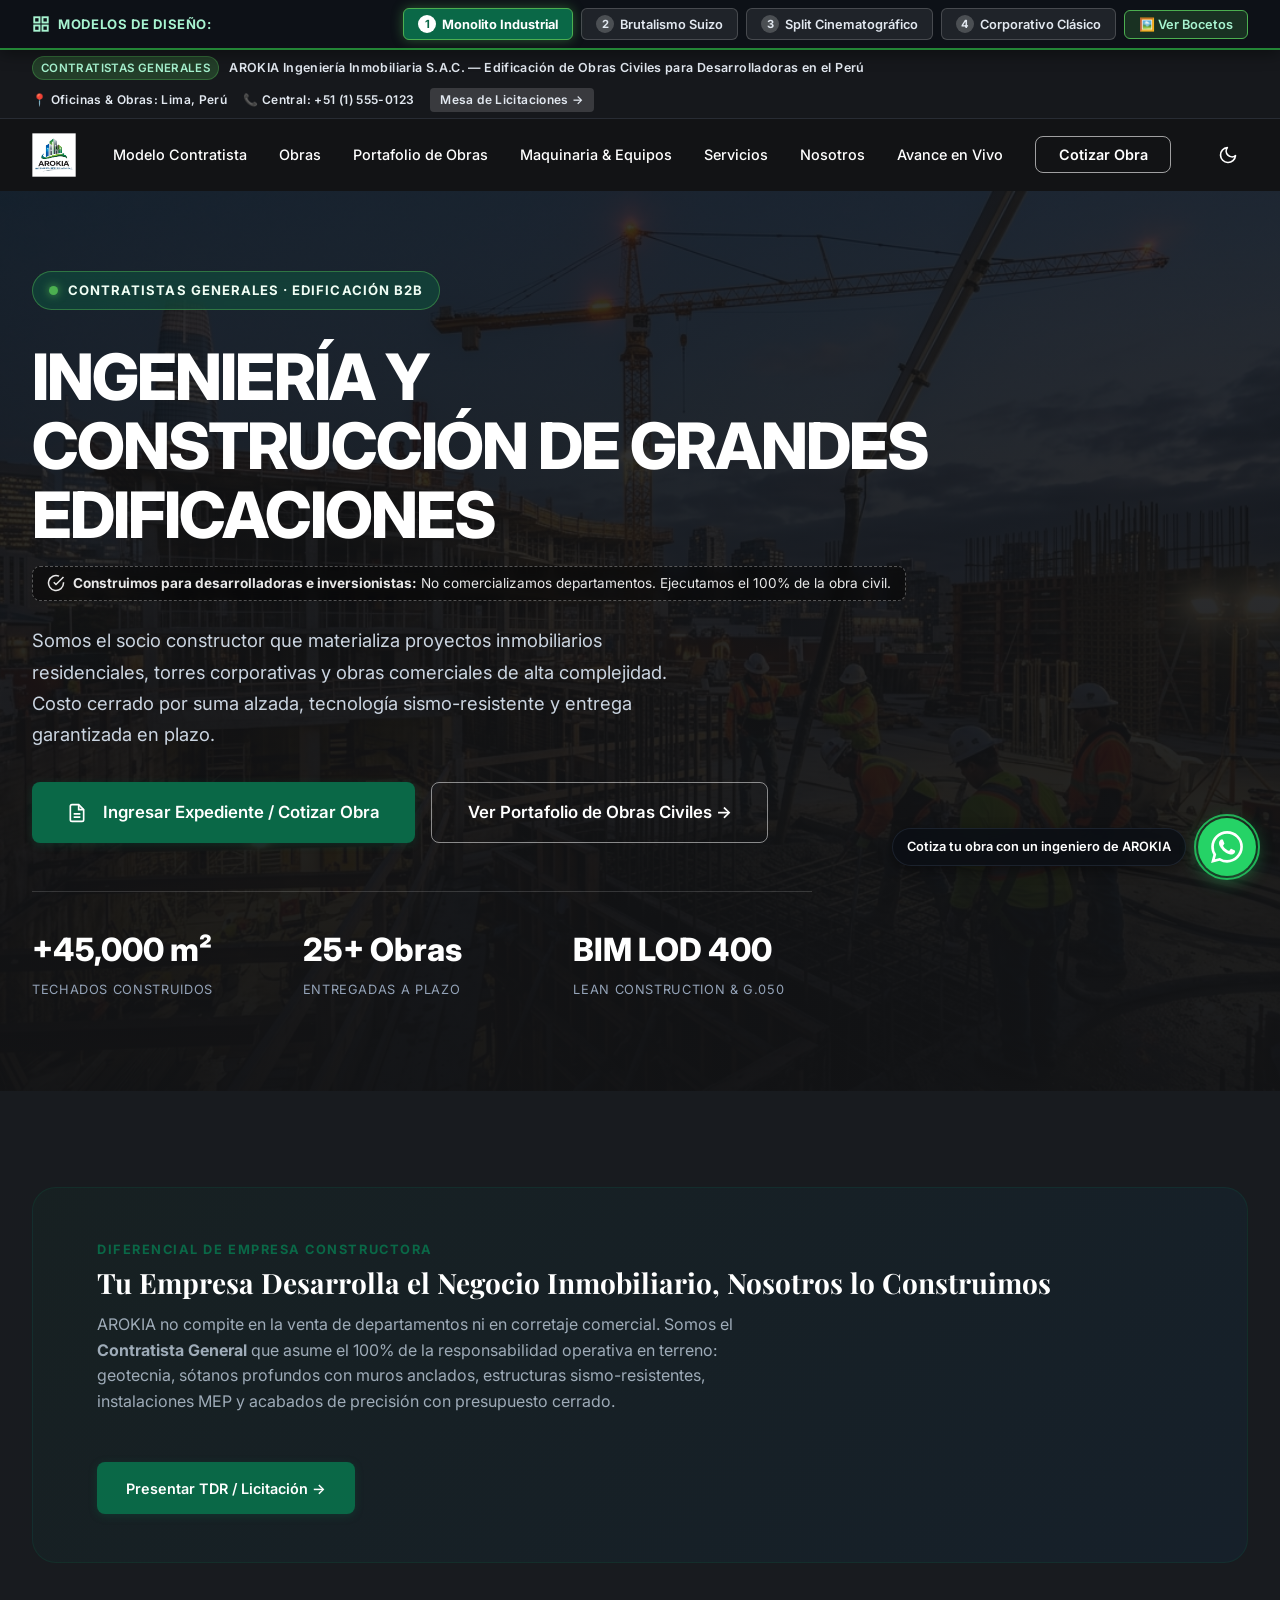
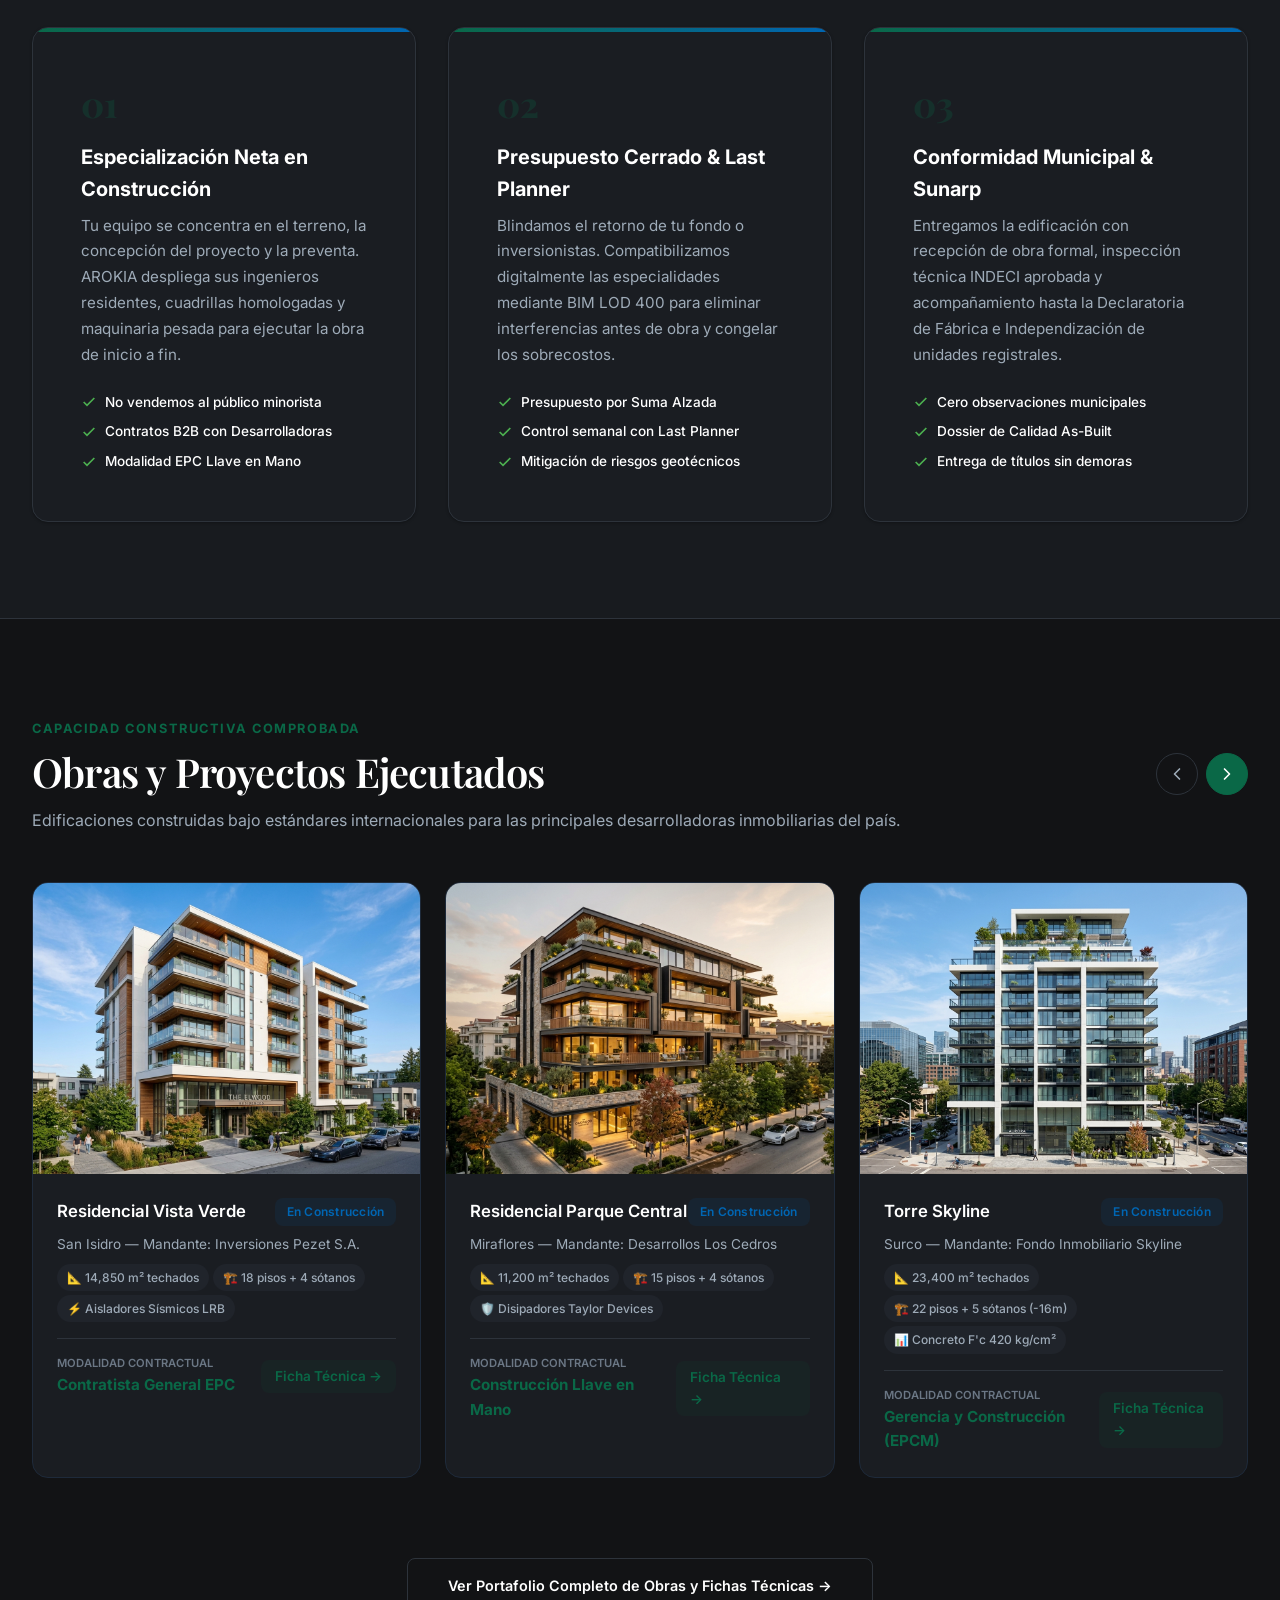
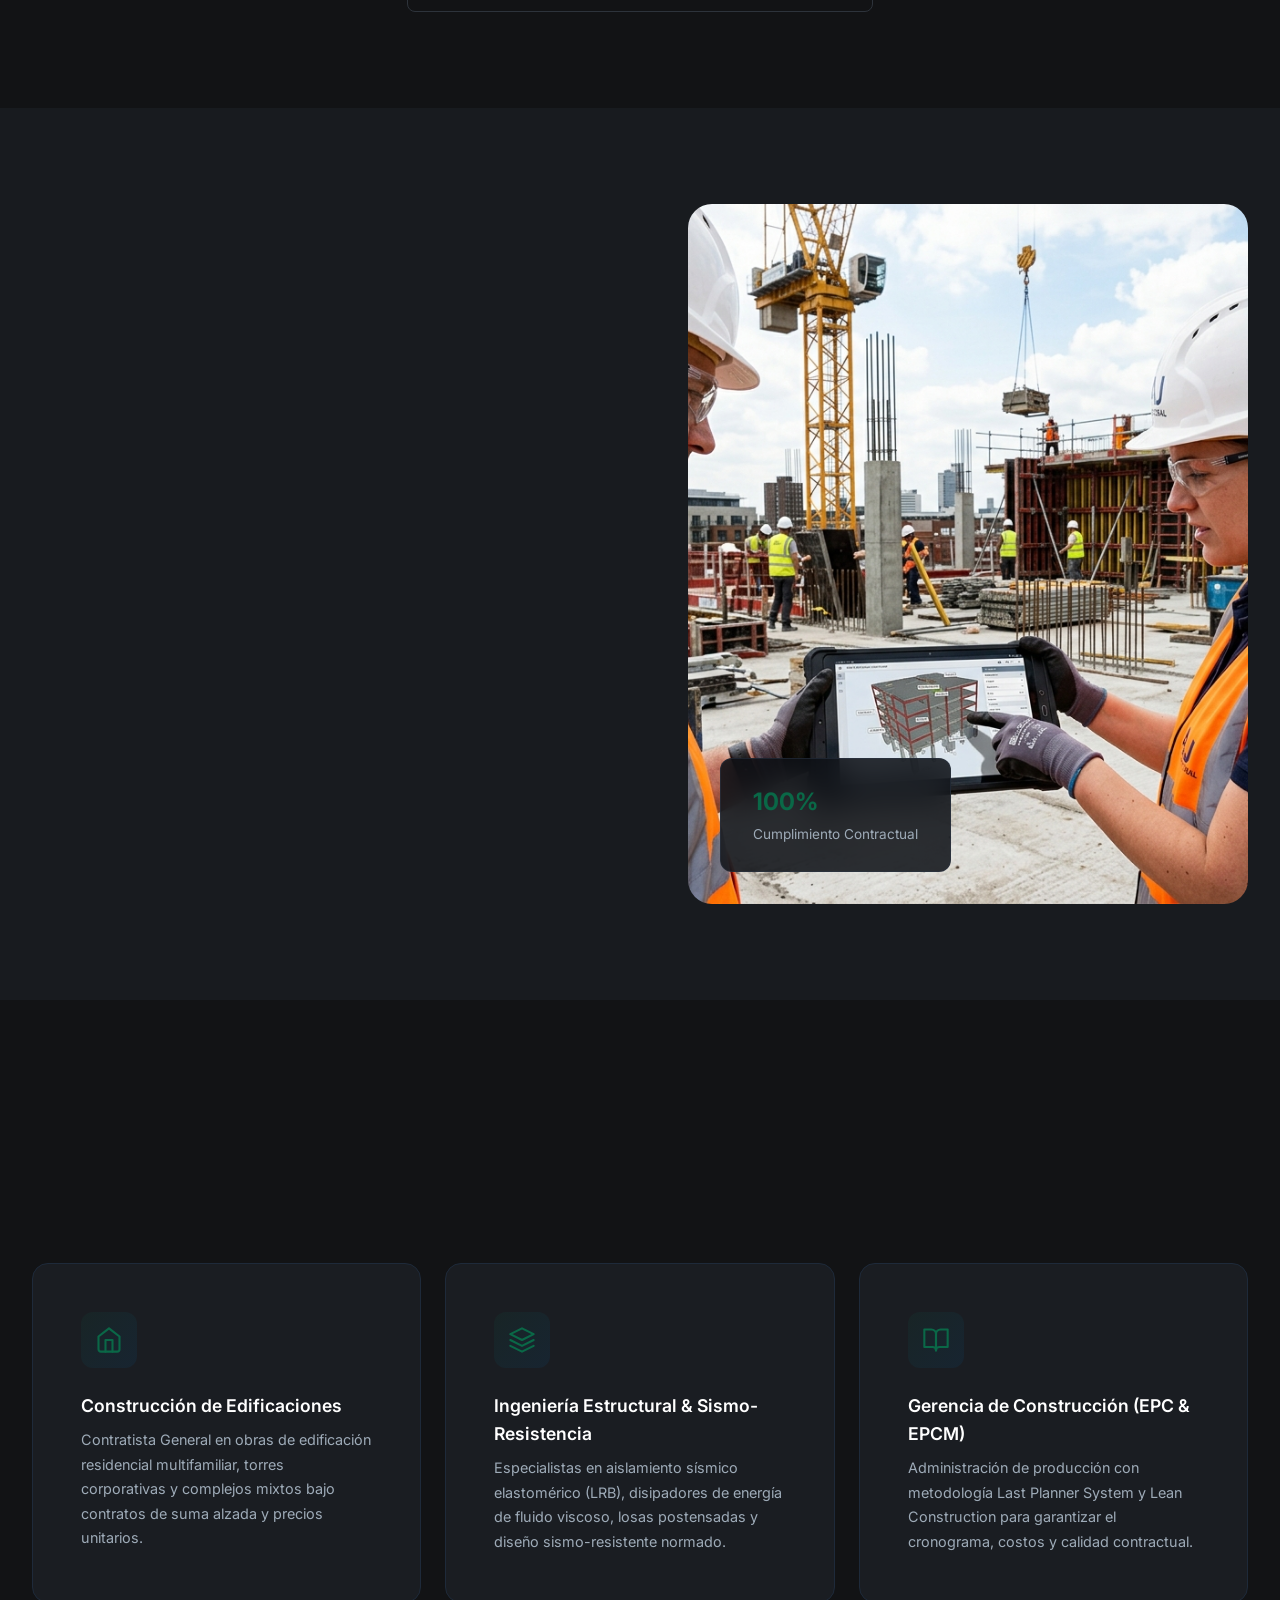
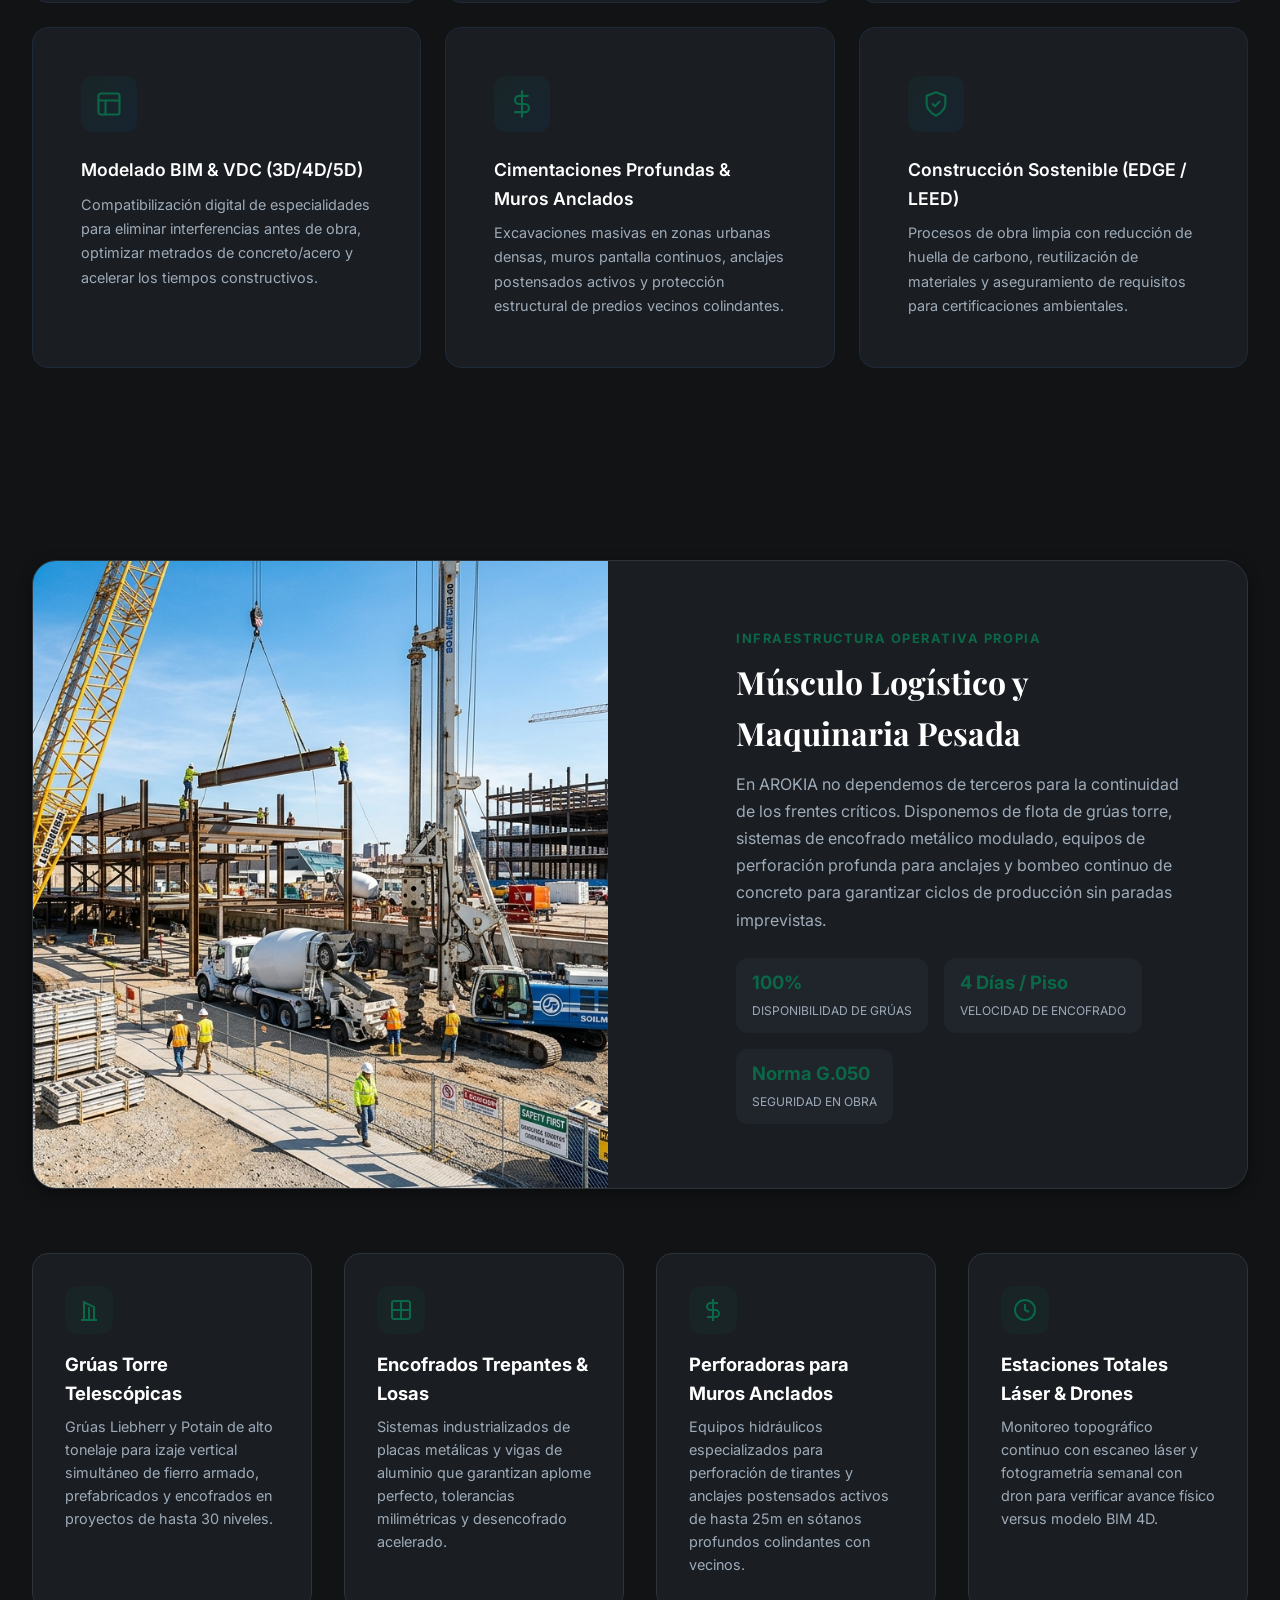
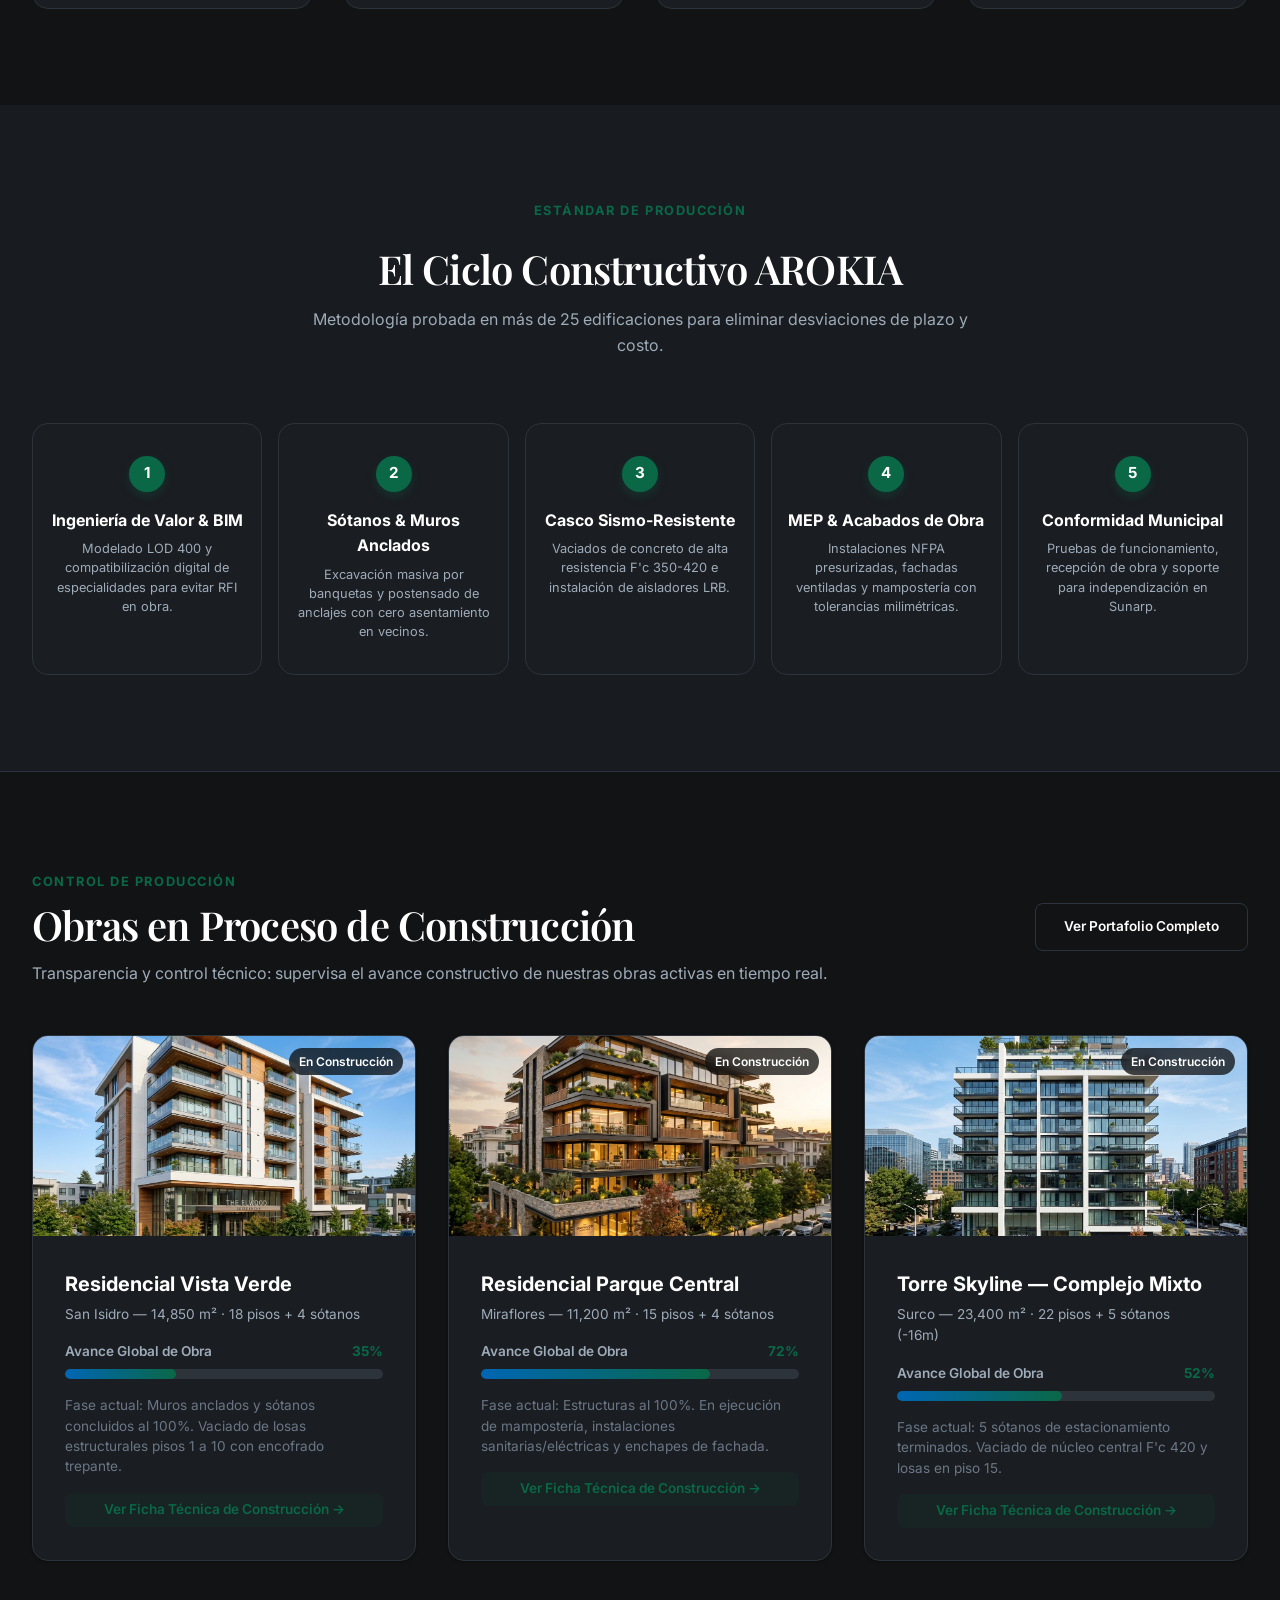
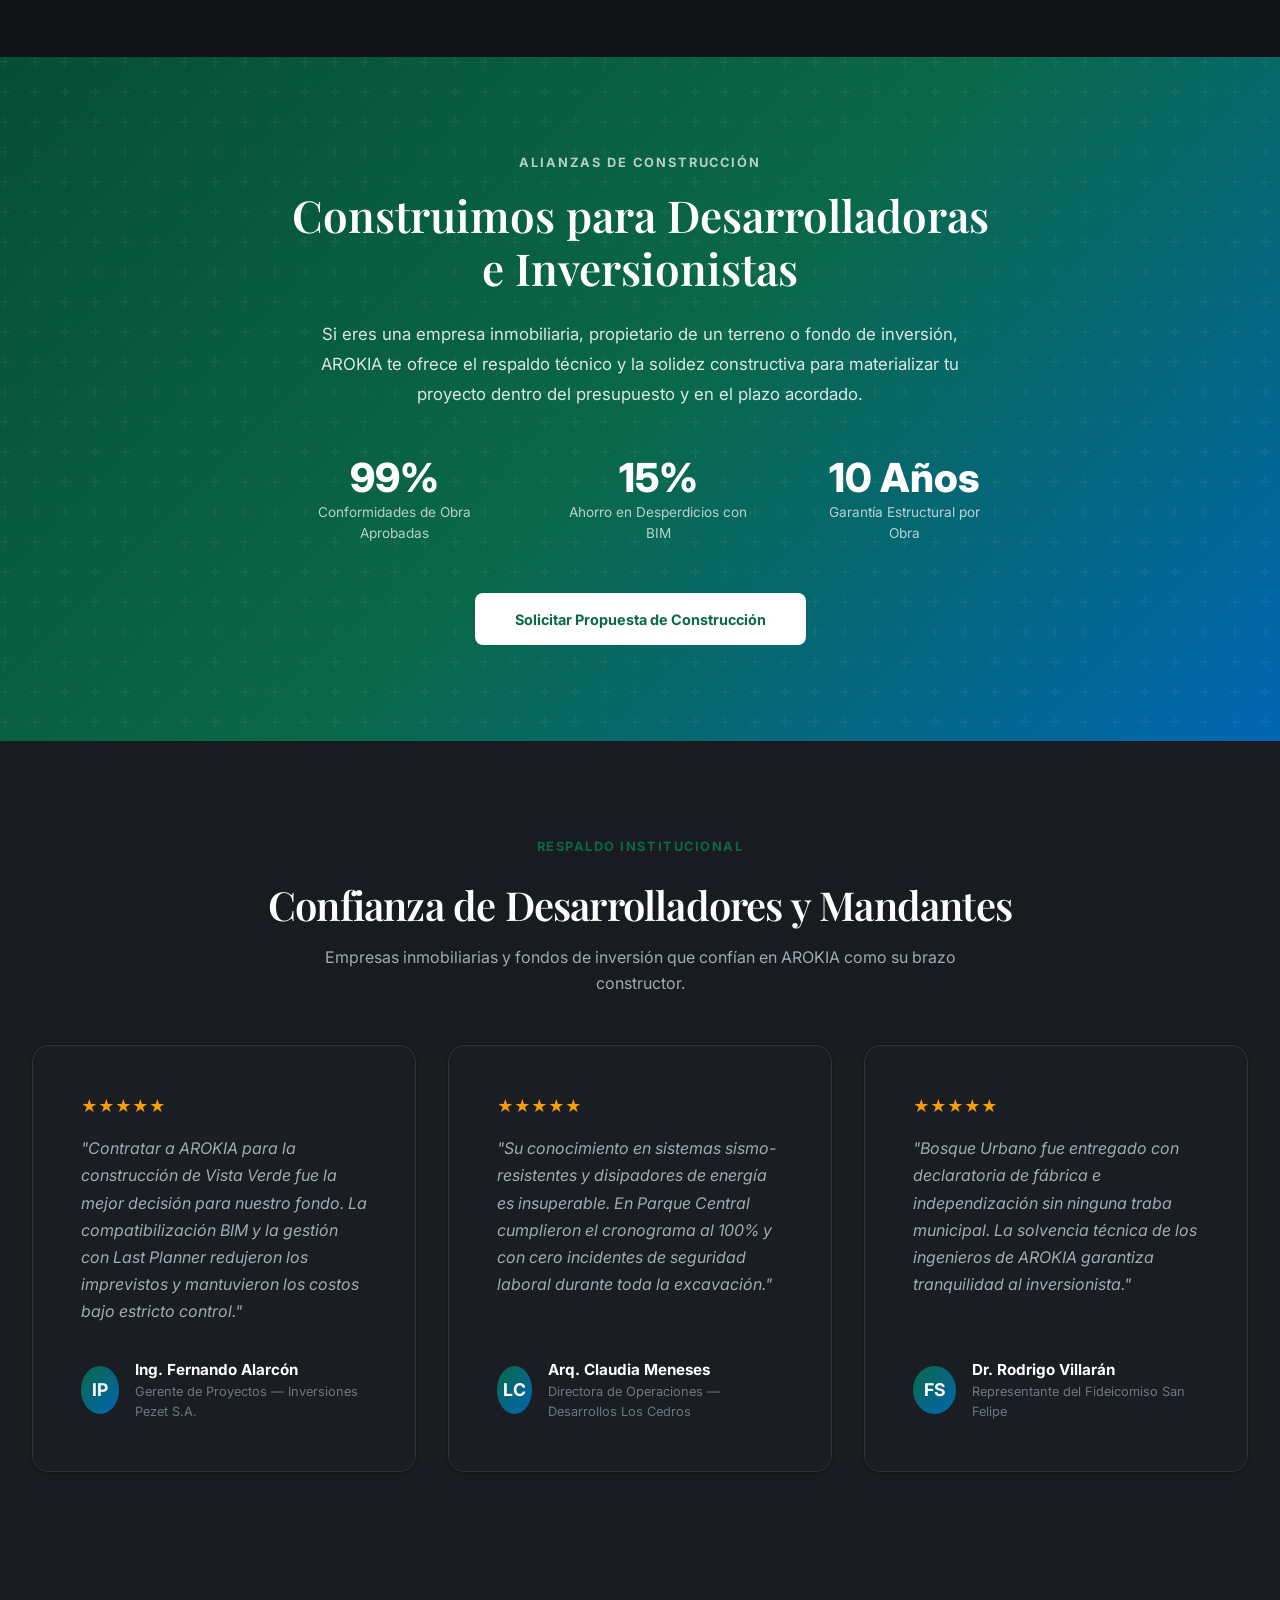
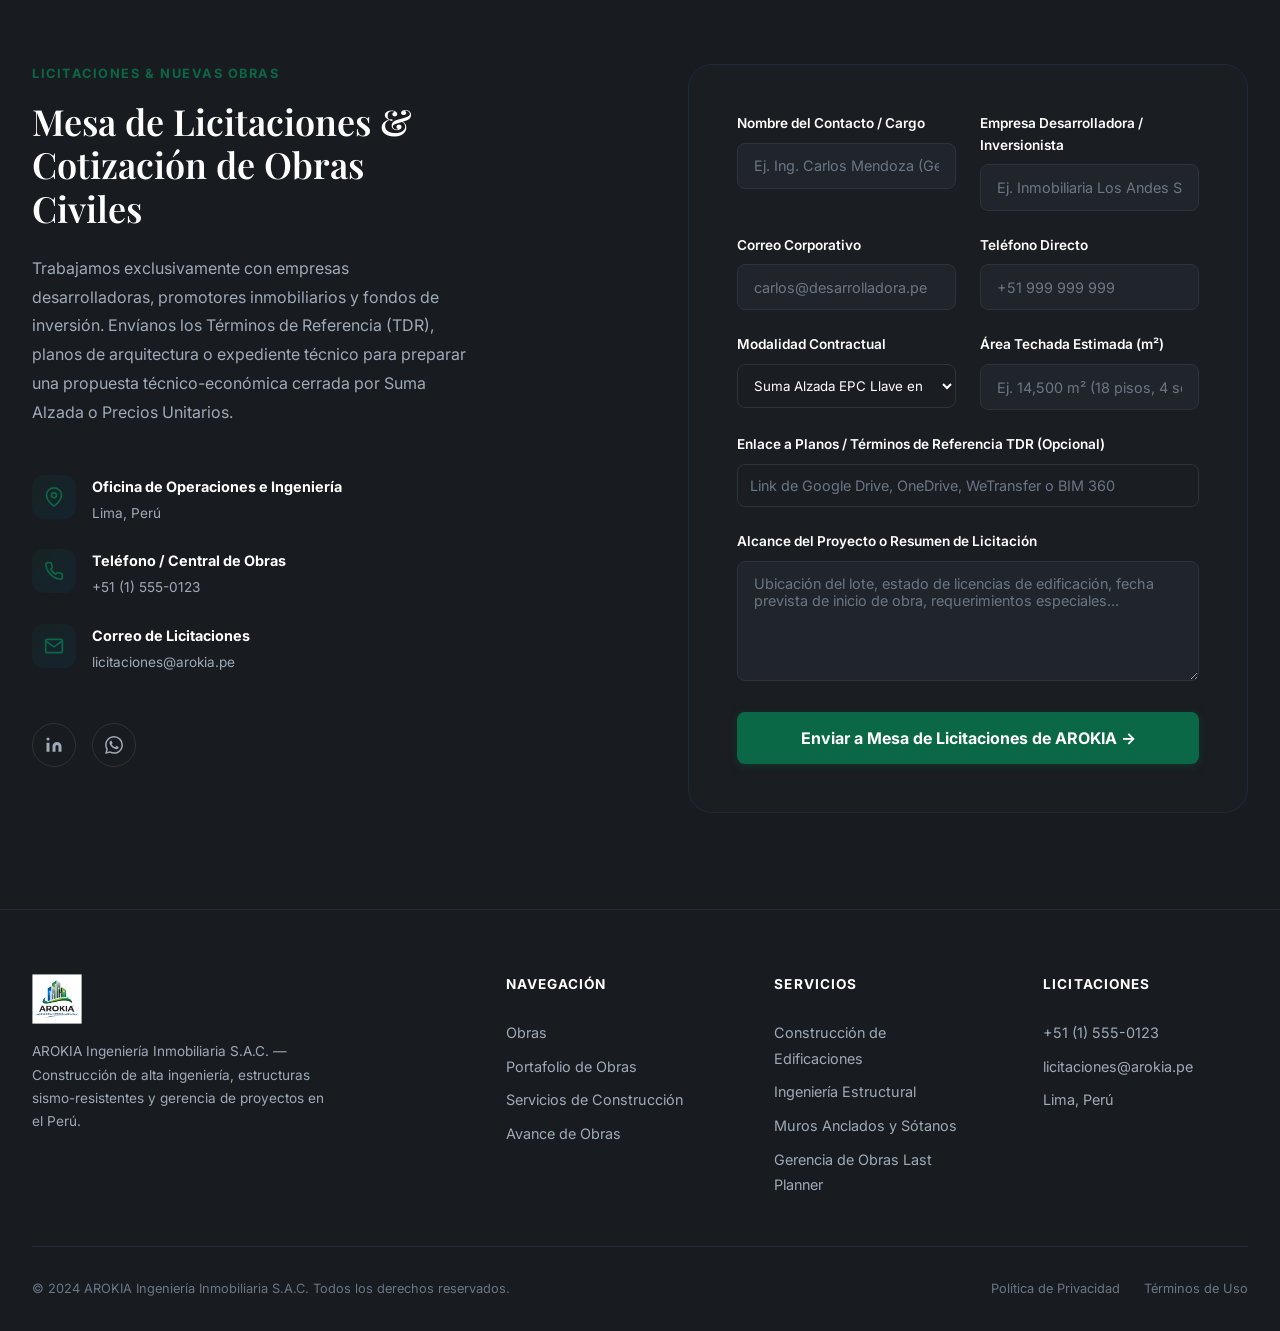
<file: index.html>
<!DOCTYPE html>
<html lang="es" data-theme="light">
<head>
  <meta charset="UTF-8">
  <meta name="viewport" content="width=device-width, initial-scale=1.0">
  <meta name="description" content="AROKIA — Construcción e Ingeniería Inmobiliaria S.A.C. Contratistas generales en Lima, Perú. Especialistas en edificación multifamiliar, comercial y corporativa, cálculo estructural y gestión integral de obras.">
  <meta name="keywords" content="constructora Lima, construcción inmobiliaria, contratista general, ingeniería estructural, obras civiles, edificación multifamiliar, aisladores sísmicos, BIM">
  <meta name="author" content="AROKIA Ingeniería Inmobiliaria S.A.C.">
  <meta property="og:title" content="AROKIA — Construcción e Ingeniería Inmobiliaria S.A.C.">
  <meta property="og:description" content="Contratistas generales expertos en edificación de alta complejidad, ingeniería estructural y gerencia de construcción.">
  <meta property="og:type" content="website">
  <title>AROKIA — Construcción e Ingeniería Inmobiliaria S.A.C.</title>
  <link rel="stylesheet" href="index.css">
  <link rel="icon" type="image/png" href="assets/logo.png">
</head>
<body>

  <!-- ========== PRELOADER ========== -->
  <div class="preloader" id="preloader">
    <img src="assets/logo.png" alt="AROKIA" class="preloader-logo">
  </div>

  <!-- ========== SELECTOR DE MODELOS DE DISEÑO (TOP BAR INTERACTIVA) ========== -->
  <aside class="design-switcher-bar" id="design-switcher" aria-label="Selector de modelos de diseño">
    <div class="container switcher-container">
      <div class="switcher-label">
        <svg width="18" height="18" viewBox="0 0 24 24" fill="none" stroke="currentColor" stroke-width="2.5"><rect x="3" y="3" width="7" height="7"></rect><rect x="14" y="3" width="7" height="7"></rect><rect x="14" y="14" width="7" height="7"></rect><rect x="3" y="14" width="7" height="7"></rect></svg>
        <span>Modelos de Diseño:</span>
      </div>
      <div class="switcher-options">
        <button class="switcher-btn active" data-model="monolito" title="Diseño oscuro mate con gran tipografía arquitectónica">
          <span class="switcher-num">1</span>
          <span>Monolito Industrial</span>
        </button>
        <button class="switcher-btn" data-model="suizo" title="Diseño editorial minimalista con líneas puras y blanco hormigón">
          <span class="switcher-num">2</span>
          <span>Brutalismo Suizo</span>
        </button>
        <button class="switcher-btn" data-model="split" title="Diseño a pantalla dividida 50/50 con fotografía full-bleed">
          <span class="switcher-num">3</span>
          <span>Split Cinematográfico</span>
        </button>
        <button class="switcher-btn" data-model="corporativo" title="Diseño corporativo clásico para contratistas B2B">
          <span class="switcher-num">4</span>
          <span>Corporativo Clásico</span>
        </button>
        <button class="switcher-btn" id="btn-ver-bocetos" style="background:rgba(76,175,80,0.2); border-color:#4CAF50; color:#A7F3D0;" title="Ver bocetos gráficos de las 4 propuestas">
          <span>🖼️ Ver Bocetos</span>
        </button>
      </div>
    </div>
  </aside>

  <!-- ========== TOP BAR CONTRATISTA GENERAL ========== -->
  <aside class="contractor-top-bar" aria-label="Información corporativa de contratista">
    <div class="container">
      <div style="display:flex; align-items:center; gap:10px;">
        <span class="top-bar-badge">Contratistas Generales</span>
        <span>AROKIA Ingeniería Inmobiliaria S.A.C. — Edificación de Obras Civiles para Desarrolladoras en el Perú</span>
      </div>
      <div class="top-bar-contact">
        <span>📍 Oficinas & Obras: Lima, Perú</span>
        <a href="tel:+5115550123">📞 Central: +51 (1) 555-0123</a>
        <a href="#contacto" style="background:rgba(255,255,255,0.15); padding:2px 10px; border-radius:4px;">Mesa de Licitaciones →</a>
      </div>
    </div>
  </aside>

  <!-- ========== NAVBAR ========== -->
  <nav class="navbar" id="navbar">
    <div class="container">
      <a href="index.html" class="nav-logo">
        <img src="assets/logo.png" alt="AROKIA Construcción e Ingeniería Inmobiliaria" id="nav-logo-img">
      </a>

      <ul class="nav-links" id="nav-links">
        <li><a href="#modelo-contratista" class="nav-link">Modelo Contratista</a></li>
        <li><a href="#obras" class="nav-link" data-section="obras">Obras</a></li>
        <li><a href="proyectos.html" class="nav-link">Portafolio de Obras</a></li>
        <li><a href="#maquinaria" class="nav-link">Maquinaria & Equipos</a></li>
        <li><a href="#servicios" class="nav-link" data-section="servicios">Servicios</a></li>
        <li><a href="#nosotros" class="nav-link" data-section="nosotros">Nosotros</a></li>
        <li><a href="#avance-obra" class="nav-link" data-section="avance-obra">Avance en Vivo</a></li>
        <li><a href="#contacto" class="nav-cta">Cotizar Obra</a></li>
      </ul>

      <div class="nav-actions">
        <button class="theme-toggle" id="theme-toggle" aria-label="Cambiar tema">
          <svg id="theme-icon-sun" width="20" height="20" viewBox="0 0 24 24" fill="none" stroke="currentColor" stroke-width="2" stroke-linecap="round" stroke-linejoin="round">
            <circle cx="12" cy="12" r="5"></circle>
            <line x1="12" y1="1" x2="12" y2="3"></line>
            <line x1="12" y1="21" x2="12" y2="23"></line>
            <line x1="4.22" y1="4.22" x2="5.64" y2="5.64"></line>
            <line x1="18.36" y1="18.36" x2="19.78" y2="19.78"></line>
            <line x1="1" y1="12" x2="3" y2="12"></line>
            <line x1="21" y1="12" x2="23" y2="12"></line>
            <line x1="4.22" y1="19.78" x2="5.64" y2="18.36"></line>
            <line x1="18.36" y1="5.64" x2="19.78" y2="4.22"></line>
          </svg>
          <svg id="theme-icon-moon" width="20" height="20" viewBox="0 0 24 24" fill="none" stroke="currentColor" stroke-width="2" stroke-linecap="round" stroke-linejoin="round" style="display:none">
            <path d="M21 12.79A9 9 0 1 1 11.21 3 7 7 0 0 0 21 12.79z"></path>
          </svg>
        </button>
        <div class="hamburger" id="hamburger">
          <span></span>
          <span></span>
          <span></span>
        </div>
      </div>
    </div>
  </nav>

  <!-- ========== HERO MULTI-MODEL WRAPPER (4 MODELOS DE DISEÑO) ========== -->
  <div class="hero-multi-wrapper" id="hero-wrapper">

    <!-- MODELO 1: MONOLITO INDUSTRIAL (Dark Luxury) -->
    <section class="hero hero-model-monolito" id="hero-monolito">
      <div class="hero-bg-monolito">
        <img src="assets/hero/hero-construction.jpg" alt="Obra de edificación activa AROKIA" loading="eager">
      </div>
      <div class="hero-overlay-monolito"></div>
      <div class="container">
        <div class="hero-monolito-content">
          <div class="hero-contractor-tag">
            <span class="hero-pulse-dot"></span>
            <span>Contratistas Generales · Edificación B2B</span>
          </div>

          <h1 class="monolito-title">INGENIERÍA Y CONSTRUCCIÓN DE GRANDES EDIFICACIONES</h1>

          <div class="hero-b2b-notice">
            <svg width="18" height="18" viewBox="0 0 24 24" fill="none" stroke="currentColor" stroke-width="2"><path d="M22 11.08V12a10 10 0 1 1-5.93-9.14"></path><polyline points="22 4 12 14.01 9 11.01"></polyline></svg>
            <span><strong>Construimos para desarrolladoras e inversionistas:</strong> No comercializamos departamentos. Ejecutamos el 100% de la obra civil.</span>
          </div>

          <p class="monolito-subtitle">Somos el socio constructor que materializa proyectos inmobiliarios residenciales, torres corporativas y obras comerciales de alta complejidad. Costo cerrado por suma alzada, tecnología sismo-resistente y entrega garantizada en plazo.</p>

          <div class="hero-actions">
            <a href="#contacto" class="btn btn-primary" style="padding: 1rem 2.2rem; font-size:1.05rem;">
              <svg width="20" height="20" viewBox="0 0 24 24" fill="none" stroke="currentColor" stroke-width="2" style="margin-right:8px;"><path d="M14 2H6a2 2 0 0 0-2 2v16a2 2 0 0 0 2 2h12a2 2 0 0 0 2-2V8z"></path><polyline points="14 2 14 8 20 8"></polyline><line x1="16" y1="13" x2="8" y2="13"></line><line x1="16" y1="17" x2="8" y2="17"></line></svg>
              Ingresar Expediente / Cotizar Obra
            </a>
            <a href="proyectos.html" class="btn btn-outline" style="padding: 1rem 2.2rem; font-size:1.05rem;">
              Ver Portafolio de Obras Civiles →
            </a>
          </div>

          <div class="monolito-metrics-bar">
            <div class="monolito-metric-item">
              <div class="monolito-metric-val">+45,000 m²</div>
              <div class="monolito-metric-lbl">Techados Construidos</div>
            </div>
            <div class="monolito-metric-item">
              <div class="monolito-metric-val">25+ Obras</div>
              <div class="monolito-metric-lbl">Entregadas a Plazo</div>
            </div>
            <div class="monolito-metric-item">
              <div class="monolito-metric-val">BIM LOD 400</div>
              <div class="monolito-metric-lbl">Lean Construction & G.050</div>
            </div>
          </div>
        </div>
      </div>
    </section>

    <!-- MODELO 2: BRUTALISMO SUIZO (Pureza Editorial) -->
    <section class="hero-model-suizo" id="hero-suizo">
      <div class="container">
        <div class="suizo-grid">
          <div>
            <div class="suizo-subtext">AROKIA · CONTRATISTAS GENERALES · LIMA, PERÚ</div>
            <h1 class="suizo-headline">CONSTRUCCIÓN<br>DE ALTA<br>PRECISIÓN.</h1>
            <p style="font-size: 1.15rem; color: #4A4E54; line-height: 1.6; margin-bottom: 2rem; max-width: 500px;">
              Ingeniería estructural y ejecución de obras civiles para promotores inmobiliarios y fondos de inversión. Rigor técnico suizo, muros anclados y costo cerrado por suma alzada.
            </p>
            <div style="display:flex; gap:1.5rem; align-items:center; flex-wrap:wrap;">
              <a href="#contacto" class="btn" style="background:#0F1113; color:#FFFFFF; border-radius:0; padding:1rem 2.4rem; font-weight:700; letter-spacing:0.04em;">
                COTIZAR OBRA →
              </a>
              <a href="proyectos.html" class="suizo-link">
                EXPLORAR PORTAFOLIO TÉCNICO
              </a>
            </div>
          </div>
          <div>
            <div class="suizo-image-box">
              <img src="assets/hero/hero-construction.jpg" alt="Estructura de concreto armado AROKIA">
              <div style="position:absolute; bottom:12px; left:16px; background:#0F1113; color:#FFFFFF; font-size:0.75rem; font-weight:700; padding:4px 10px; letter-spacing:0.06em;">
                OBRA EN EJECUCIÓN · TORRE MAGNA
              </div>
            </div>
          </div>
        </div>

        <div class="suizo-projects-strip">
          <div class="suizo-proj-item">
            <img src="assets/projects/project-1.jpg" alt="Edificio Magna" class="suizo-proj-thumb">
            <div>
              <div class="suizo-proj-title">Edificio Magna</div>
              <div class="suizo-proj-meta">18 Pisos · 4 Sótanos · 14,500 m²</div>
            </div>
          </div>
          <div class="suizo-proj-item">
            <img src="assets/projects/project-2.jpg" alt="Edificio Vista Verde" class="suizo-proj-thumb">
            <div>
              <div class="suizo-proj-title">Edificio Vista Verde</div>
              <div class="suizo-proj-meta">14 Pisos · Muros Anclados · 11,200 m²</div>
            </div>
          </div>
          <div class="suizo-proj-item">
            <img src="assets/projects/project-3.jpg" alt="Torre Los Próceres" class="suizo-proj-thumb">
            <div>
              <div class="suizo-proj-title">Torre Los Próceres</div>
              <div class="suizo-proj-meta">22 Pisos · Aisladores Sísmicos</div>
            </div>
          </div>
        </div>
      </div>
    </section>

    <!-- MODELO 3: SPLIT-SCREEN CINEMATOGRÁFICO -->
    <section class="hero-model-split" id="hero-split">
      <div class="split-left-panel">
        <div class="split-badge">EMPRESA CONSTRUCTORA B2B · CONTRATISTAS</div>
        <h1 class="split-headline">CONSTRUIMOS<br>PARA DESARROLLADORAS</h1>
        <p class="split-desc">
          Nos encargamos del 100% de la ejecución en terreno: geotecnia, sótanos profundos con muros pantalla, estructuras sismo-resistentes y acabados de precisión. Tu equipo lidera el negocio inmobiliario; nosotros garantizamos la obra.
        </p>
        <div style="display:flex; gap:1rem; flex-wrap:wrap;">
          <a href="#contacto" class="btn btn-primary" style="padding: 1rem 2rem;">
            Ingresar a Licitación →
          </a>
          <a href="proyectos.html" class="btn btn-outline" style="padding: 1rem 2rem;">
            Ver Obras Civiles
          </a>
        </div>
        <div class="split-counters">
          <div>
            <div class="split-counter-num">+45k</div>
            <div class="split-counter-lbl">m² Construidos</div>
          </div>
          <div>
            <div class="split-counter-num">25+</div>
            <div class="split-counter-lbl">Obras Entregadas</div>
          </div>
          <div>
            <div class="split-counter-num">100%</div>
            <div class="split-counter-lbl">Suma Alzada</div>
          </div>
        </div>
      </div>
      <div class="split-right-panel">
        <img src="assets/hero/hero-construction.jpg" alt="Grúa torre y edificación de gran escala AROKIA">
        <div style="position:absolute; inset:0; background:linear-gradient(90deg, #12161C 0%, transparent 20%, transparent 80%, rgba(18,22,28,0.4) 100%); pointer-events:none;"></div>
      </div>
    </section>

    <!-- MODELO 4: CORPORATIVO CLÁSICO (Ingeniería B2B) -->
    <section class="hero-model-corporativo" id="hero-corporativo">
      <div class="container">
        <div class="corp-hero-grid">
          <div>
            <span class="corp-tag">Ingeniería & Contratistas Generales</span>
            <h1 class="corp-title">Socios Estratégicos en la Construcción de Grandes Edificaciones</h1>
            <p class="corp-desc">
              Brindamos soluciones integrales de construcción para desarrolladores inmobiliarios e inversionistas institucionales en el Perú. Más de 15 años ejecutando proyectos residenciales y corporativos con presupuesto cerrado y cero desviaciones.
            </p>
            <div style="display:flex; gap:1rem; flex-wrap:wrap; margin-bottom:1.5rem;">
              <a href="#contacto" class="btn btn-primary" style="padding: 0.95rem 2rem;">
                Cotizar Proyecto Inmobiliario →
              </a>
              <a href="proyectos.html" class="btn btn-outline-dark" style="padding: 0.95rem 2rem;">
                Portafolio de Obras
              </a>
            </div>
          </div>
          <div>
            <div class="corp-image-frame">
              <img src="assets/engineers-bim.jpg" alt="Ingenieros y Supervisión de Obra AROKIA">
            </div>
          </div>
        </div>

        <div class="corp-partners-strip">
          <div class="corp-partner-item"><span>🏗️</span> EDIFICACIONES RESIDENCIALES</div>
          <div class="corp-partner-item"><span>🏢</span> TORRES CORPORATIVAS</div>
          <div class="corp-partner-item"><span>📐</span> MODELADO BIM LOD 400</div>
          <div class="corp-partner-item"><span>🛡️</span> NORMA G.050 SEGURIDAD</div>
        </div>

        <div class="corp-projects-preview">
          <div class="corp-card">
            <img src="assets/projects/project-1.jpg" alt="Edificio Magna">
            <div class="corp-card-body">
              <div class="corp-card-title">Edificio Residencial Magna</div>
              <div class="corp-card-meta">18 Pisos · Jesús María · 14,500 m²</div>
            </div>
          </div>
          <div class="corp-card">
            <img src="assets/projects/project-2.jpg" alt="Edificio Vista Verde">
            <div class="corp-card-body">
              <div class="corp-card-title">Edificio Vista Verde</div>
              <div class="corp-card-meta">14 Pisos · Miraflores · 11,200 m²</div>
            </div>
          </div>
          <div class="corp-card">
            <img src="assets/projects/project-3.jpg" alt="Torre Los Próceres">
            <div class="corp-card-body">
              <div class="corp-card-title">Torre Los Próceres</div>
              <div class="corp-card-meta">22 Pisos · San Isidro · 18,900 m²</div>
            </div>
          </div>
        </div>
      </div>
    </section>

  </div>

  <!-- ========== SECCIÓN: NUESTRO ROL EN LA CADENA INMOBILIARIA ========== -->
  <section class="section developer-role-section" id="modelo-contratista">
    <div class="container">
      <div class="developer-role-banner reveal">
        <div class="role-banner-text">
          <span class="about-label" style="font-size:0.8rem;">Diferencial de Empresa Constructora</span>
          <h3>Tu Empresa Desarrolla el Negocio Inmobiliario, Nosotros lo Construimos</h3>
          <p>AROKIA no compite en la venta de departamentos ni en corretaje comercial. Somos el <strong>Contratista General</strong> que asume el 100% de la responsabilidad operativa en terreno: geotecnia, sótanos profundos con muros anclados, estructuras sismo-resistentes, instalaciones MEP y acabados de precisión con presupuesto cerrado.</p>
        </div>
        <a href="#contacto" class="btn btn-primary" style="white-space:nowrap; padding:0.9rem 1.8rem;">
          Presentar TDR / Licitación →
        </a>
      </div>

      <div class="role-pillars-grid">
        <!-- Pilar 1 -->
        <div class="role-pillar-card reveal reveal-delay-1">
          <div class="role-pillar-number">01</div>
          <h4 class="role-pillar-title">Especialización Neta en Construcción</h4>
          <p class="role-pillar-desc">Tu equipo se concentra en el terreno, la concepción del proyecto y la preventa. AROKIA despliega sus ingenieros residentes, cuadrillas homologadas y maquinaria pesada para ejecutar la obra de inicio a fin.</p>
          <ul class="role-pillar-checklist">
            <li><svg width="16" height="16" viewBox="0 0 24 24" fill="none" stroke="currentColor" stroke-width="2.5"><polyline points="20 6 9 17 4 12"></polyline></svg> No vendemos al público minorista</li>
            <li><svg width="16" height="16" viewBox="0 0 24 24" fill="none" stroke="currentColor" stroke-width="2.5"><polyline points="20 6 9 17 4 12"></polyline></svg> Contratos B2B con Desarrolladoras</li>
            <li><svg width="16" height="16" viewBox="0 0 24 24" fill="none" stroke="currentColor" stroke-width="2.5"><polyline points="20 6 9 17 4 12"></polyline></svg> Modalidad EPC Llave en Mano</li>
          </ul>
        </div>

        <!-- Pilar 2 -->
        <div class="role-pillar-card reveal reveal-delay-2">
          <div class="role-pillar-number">02</div>
          <h4 class="role-pillar-title">Presupuesto Cerrado & Last Planner</h4>
          <p class="role-pillar-desc">Blindamos el retorno de tu fondo o inversionistas. Compatibilizamos digitalmente las especialidades mediante BIM LOD 400 para eliminar interferencias antes de obra y congelar los sobrecostos.</p>
          <ul class="role-pillar-checklist">
            <li><svg width="16" height="16" viewBox="0 0 24 24" fill="none" stroke="currentColor" stroke-width="2.5"><polyline points="20 6 9 17 4 12"></polyline></svg> Presupuesto por Suma Alzada</li>
            <li><svg width="16" height="16" viewBox="0 0 24 24" fill="none" stroke="currentColor" stroke-width="2.5"><polyline points="20 6 9 17 4 12"></polyline></svg> Control semanal con Last Planner</li>
            <li><svg width="16" height="16" viewBox="0 0 24 24" fill="none" stroke="currentColor" stroke-width="2.5"><polyline points="20 6 9 17 4 12"></polyline></svg> Mitigación de riesgos geotécnicos</li>
          </ul>
        </div>

        <!-- Pilar 3 -->
        <div class="role-pillar-card reveal reveal-delay-3">
          <div class="role-pillar-number">03</div>
          <h4 class="role-pillar-title">Conformidad Municipal & Sunarp</h4>
          <p class="role-pillar-desc">Entregamos la edificación con recepción de obra formal, inspección técnica INDECI aprobada y acompañamiento hasta la Declaratoria de Fábrica e Independización de unidades registrales.</p>
          <ul class="role-pillar-checklist">
            <li><svg width="16" height="16" viewBox="0 0 24 24" fill="none" stroke="currentColor" stroke-width="2.5"><polyline points="20 6 9 17 4 12"></polyline></svg> Cero observaciones municipales</li>
            <li><svg width="16" height="16" viewBox="0 0 24 24" fill="none" stroke="currentColor" stroke-width="2.5"><polyline points="20 6 9 17 4 12"></polyline></svg> Dossier de Calidad As-Built</li>
            <li><svg width="16" height="16" viewBox="0 0 24 24" fill="none" stroke="currentColor" stroke-width="2.5"><polyline points="20 6 9 17 4 12"></polyline></svg> Entrega de títulos sin demoras</li>
          </ul>
        </div>
      </div>
    </div>
  </section>

  <!-- ========== OBRAS Y PROYECTOS DESTACADOS ========== -->
  <section class="section projects" id="obras">
    <div class="container">
      <div class="section-header reveal">
        <div>
          <span class="about-label" style="font-size:0.8rem;">Capacidad Constructiva Comprobada</span>
          <h2 class="section-title">Obras y Proyectos Ejecutados</h2>
          <p style="color:var(--text-secondary); margin-top:4px;">Edificaciones construidas bajo estándares internacionales para las principales desarrolladoras inmobiliarias del país.</p>
        </div>
        <div class="carousel-nav">
          <button class="carousel-btn" id="carousel-prev" aria-label="Anterior">
            <svg width="20" height="20" viewBox="0 0 24 24" fill="none" stroke="currentColor" stroke-width="2" stroke-linecap="round" stroke-linejoin="round"><polyline points="15 18 9 12 15 6"></polyline></svg>
          </button>
          <button class="carousel-btn active-btn" id="carousel-next" aria-label="Siguiente">
            <svg width="20" height="20" viewBox="0 0 24 24" fill="none" stroke="currentColor" stroke-width="2" stroke-linecap="round" stroke-linejoin="round"><polyline points="9 18 15 12 9 6"></polyline></svg>
          </button>
        </div>
      </div>

      <div class="carousel-track reveal reveal-delay-2" id="carousel-track">
        <!-- Obra 1 -->
        <article class="project-card">
          <a href="proyecto-detalle.html?id=vista-verde" class="project-card-image" style="display:block;">
            <img src="assets/projects/project-1.jpg" alt="Edificio Residencial Vista Verde" loading="lazy">
          </a>
          <div class="project-card-body">
            <div class="project-card-top">
              <h3 class="project-card-name"><a href="proyecto-detalle.html?id=vista-verde" style="color:inherit; text-decoration:none;">Residencial Vista Verde</a></h3>
              <span class="project-badge construction">En Construcción</span>
            </div>
            <p style="font-size:0.85rem; color:var(--text-secondary); margin-bottom:8px;">San Isidro — Mandante: Inversiones Pezet S.A.</p>
            <div class="project-specs-list">
              <span class="project-spec-pill">📐 14,850 m² techados</span>
              <span class="project-spec-pill">🏗️ 18 pisos + 4 sótanos</span>
              <span class="project-spec-pill">⚡ Aisladores Sísmicos LRB</span>
            </div>
            <div class="project-card-footer">
              <div class="project-price-preview">
                <span class="project-price-label">Modalidad Contractual</span>
                <span class="project-price-amount" style="font-size:0.95rem;">Contratista General EPC</span>
              </div>
              <a href="proyecto-detalle.html?id=vista-verde" class="btn-card-detail">Ficha Técnica →</a>
            </div>
          </div>
        </article>

        <!-- Obra 2 -->
        <article class="project-card">
          <a href="proyecto-detalle.html?id=parque-central" class="project-card-image" style="display:block;">
            <img src="assets/projects/project-2.jpg" alt="Edificio Residencial Parque Central" loading="lazy">
          </a>
          <div class="project-card-body">
            <div class="project-card-top">
              <h3 class="project-card-name"><a href="proyecto-detalle.html?id=parque-central" style="color:inherit; text-decoration:none;">Residencial Parque Central</a></h3>
              <span class="project-badge construction">En Construcción</span>
            </div>
            <p style="font-size:0.85rem; color:var(--text-secondary); margin-bottom:8px;">Miraflores — Mandante: Desarrollos Los Cedros</p>
            <div class="project-specs-list">
              <span class="project-spec-pill">📐 11,200 m² techados</span>
              <span class="project-spec-pill">🏗️ 15 pisos + 4 sótanos</span>
              <span class="project-spec-pill">🛡️ Disipadores Taylor Devices</span>
            </div>
            <div class="project-card-footer">
              <div class="project-price-preview">
                <span class="project-price-label">Modalidad Contractual</span>
                <span class="project-price-amount" style="font-size:0.95rem;">Construcción Llave en Mano</span>
              </div>
              <a href="proyecto-detalle.html?id=parque-central" class="btn-card-detail">Ficha Técnica →</a>
            </div>
          </div>
        </article>

        <!-- Obra 3 -->
        <article class="project-card">
          <a href="proyecto-detalle.html?id=torre-skyline" class="project-card-image" style="display:block;">
            <img src="assets/projects/project-3.jpg" alt="Torre Skyline" loading="lazy">
          </a>
          <div class="project-card-body">
            <div class="project-card-top">
              <h3 class="project-card-name"><a href="proyecto-detalle.html?id=torre-skyline" style="color:inherit; text-decoration:none;">Torre Skyline</a></h3>
              <span class="project-badge construction">En Construcción</span>
            </div>
            <p style="font-size:0.85rem; color:var(--text-secondary); margin-bottom:8px;">Surco — Mandante: Fondo Inmobiliario Skyline</p>
            <div class="project-specs-list">
              <span class="project-spec-pill">📐 23,400 m² techados</span>
              <span class="project-spec-pill">🏗️ 22 pisos + 5 sótanos (-16m)</span>
              <span class="project-spec-pill">📊 Concreto F'c 420 kg/cm²</span>
            </div>
            <div class="project-card-footer">
              <div class="project-price-preview">
                <span class="project-price-label">Modalidad Contractual</span>
                <span class="project-price-amount" style="font-size:0.95rem;">Gerencia y Construcción (EPCM)</span>
              </div>
              <a href="proyecto-detalle.html?id=torre-skyline" class="btn-card-detail">Ficha Técnica →</a>
            </div>
          </div>
        </article>

        <!-- Obra 4 -->
        <article class="project-card">
          <a href="proyecto-detalle.html?id=bosque-urbano" class="project-card-image" style="display:block;">
            <img src="assets/projects/project-4.jpg" alt="Conjunto Residencial Bosque Urbano" loading="lazy">
          </a>
          <div class="project-card-body">
            <div class="project-card-top">
              <h3 class="project-card-name"><a href="proyecto-detalle.html?id=bosque-urbano" style="color:inherit; text-decoration:none;">Bosque Urbano</a></h3>
              <span class="project-badge delivered">Obra Culminada</span>
            </div>
            <p style="font-size:0.85rem; color:var(--text-secondary); margin-bottom:8px;">Jesús María — Fideicomiso San Felipe</p>
            <div class="project-specs-list">
              <span class="project-spec-pill">📐 8,950 m² techados</span>
              <span class="project-spec-pill">🏗️ 14 pisos + 2 sótanos</span>
              <span class="project-spec-pill">✅ Entregado a Tiempo</span>
            </div>
            <div class="project-card-footer">
              <div class="project-price-preview">
                <span class="project-price-label">Resultado Final</span>
                <span class="project-price-amount" style="font-size:0.95rem; color:var(--accent);">100% Conformidad Aprobada</span>
              </div>
              <a href="proyecto-detalle.html?id=bosque-urbano" class="btn-card-detail">Ficha Técnica →</a>
            </div>
          </div>
        </article>
      </div>

      <div class="text-center reveal" style="text-align: center; margin-top: var(--space-3xl);">
        <a href="proyectos.html" class="btn btn-outline-dark" style="padding: 0.9rem 2.5rem; font-weight:600;">
          Ver Portafolio Completo de Obras y Fichas Técnicas →
        </a>
      </div>
    </div>
  </section>

  <!-- ========== NOSOTROS: EXPERIENCIA EN CONSTRUCCIÓN ========== -->
  <section class="section about" id="nosotros">
    <div class="container">
      <div class="about-grid">
        <div class="about-content reveal">
          <p class="about-label">Experiencia & Rigor Técnico</p>
          <h2 class="about-title">Ingeniería que edifica con precisión milimétrica</h2>
          <p class="about-text">AROKIA es una empresa peruana especializada en construcción e ingeniería inmobiliaria. Asumimos la responsabilidad integral de la ejecución de obras de edificación: desde la geotecnia y excavaciones profundas con muros anclados, hasta cascos estructurales sismo-resistentes y acabados de precisión para desarrolladoras inmobiliarias e inversores institucionales.</p>
          
          <div class="stats-grid">
            <div class="stat-item">
              <div class="stat-number" data-target="45000" data-suffix="m²">0</div>
              <div class="stat-label">Área Construida Ejecutada</div>
            </div>
            <div class="stat-item">
              <div class="stat-number" data-target="25" data-suffix="+">0</div>
              <div class="stat-label">Obras Entregadas a Plazo</div>
            </div>
            <div class="stat-item">
              <div class="stat-number" data-target="100" data-suffix="%">0</div>
              <div class="stat-label">Seguridad y Cero Accidentes</div>
            </div>
          </div>
        </div>
        <div class="about-visual reveal reveal-delay-2">
          <img src="assets/engineers-bim.jpg" alt="Ingenieros AROKIA en supervisión de obra con tablet BIM">
          <div class="about-visual-badge">
            <strong>100%</strong>
            <span>Cumplimiento Contractual</span>
          </div>
        </div>
      </div>
    </div>
  </section>

  <!-- ========== SERVICIOS DE CONSTRUCCIÓN E INGENIERÍA ========== -->
  <section class="section services" id="servicios">
    <div class="container">
      <div class="section-header reveal">
        <div>
          <span class="about-label" style="font-size:0.8rem;">Capacidades Técnicas</span>
          <h2 class="section-title">Servicios de Construcción e Ingeniería</h2>
          <p style="color:var(--text-secondary); margin-top:4px;">Soluciones integrales de construcción para proyectos inmobiliarios residenciales, corporativos y comerciales.</p>
        </div>
      </div>
      <div class="services-grid">
        <!-- Service 1 -->
        <div class="service-card reveal reveal-delay-1">
          <div class="service-icon">
            <svg width="28" height="28" viewBox="0 0 24 24" fill="none" stroke="currentColor" stroke-width="1.8" stroke-linecap="round" stroke-linejoin="round"><path d="M3 9l9-7 9 7v11a2 2 0 0 1-2 2H5a2 2 0 0 1-2-2z"></path><polyline points="9 22 9 12 15 12 15 22"></polyline></svg>
          </div>
          <h3 class="service-name">Construcción de Edificaciones</h3>
          <p class="service-desc">Contratista General en obras de edificación residencial multifamiliar, torres corporativas y complejos mixtos bajo contratos de suma alzada y precios unitarios.</p>
        </div>

        <!-- Service 2 -->
        <div class="service-card reveal reveal-delay-2">
          <div class="service-icon">
            <svg width="28" height="28" viewBox="0 0 24 24" fill="none" stroke="currentColor" stroke-width="1.8" stroke-linecap="round" stroke-linejoin="round"><polygon points="12 2 2 7 12 12 22 7 12 2"></polygon><polyline points="2 17 12 22 22 17"></polyline><polyline points="2 12 12 17 22 12"></polyline></svg>
          </div>
          <h3 class="service-name">Ingeniería Estructural & Sismo-Resistencia</h3>
          <p class="service-desc">Especialistas en aislamiento sísmico elastomérico (LRB), disipadores de energía de fluido viscoso, losas postensadas y diseño sismo-resistente normado.</p>
        </div>

        <!-- Service 3 -->
        <div class="service-card reveal reveal-delay-3">
          <div class="service-icon">
            <svg width="28" height="28" viewBox="0 0 24 24" fill="none" stroke="currentColor" stroke-width="1.8" stroke-linecap="round" stroke-linejoin="round"><path d="M2 3h6a4 4 0 0 1 4 4v14a3 3 0 0 0-3-3H2z"></path><path d="M22 3h-6a4 4 0 0 0-4 4v14a3 3 0 0 1 3-3h7z"></path></svg>
          </div>
          <h3 class="service-name">Gerencia de Construcción (EPC & EPCM)</h3>
          <p class="service-desc">Administración de producción con metodología Last Planner System y Lean Construction para garantizar el cronograma, costos y calidad contractual.</p>
        </div>

        <!-- Service 4 -->
        <div class="service-card reveal reveal-delay-1">
          <div class="service-icon">
            <svg width="28" height="28" viewBox="0 0 24 24" fill="none" stroke="currentColor" stroke-width="1.8" stroke-linecap="round" stroke-linejoin="round"><rect x="3" y="3" width="18" height="18" rx="2" ry="2"></rect><line x1="3" y1="9" x2="21" y2="9"></line><line x1="9" y1="21" x2="9" y2="9"></line></svg>
          </div>
          <h3 class="service-name">Modelado BIM & VDC (3D/4D/5D)</h3>
          <p class="service-desc">Compatibilización digital de especialidades para eliminar interferencias antes de obra, optimizar metrados de concreto/acero y acelerar los tiempos constructivos.</p>
        </div>

        <!-- Service 5 -->
        <div class="service-card reveal reveal-delay-2">
          <div class="service-icon">
            <svg width="28" height="28" viewBox="0 0 24 24" fill="none" stroke="currentColor" stroke-width="1.8" stroke-linecap="round" stroke-linejoin="round"><line x1="12" y1="1" x2="12" y2="23"></line><path d="M17 5H9.5a3.5 3.5 0 0 0 0 7h5a3.5 3.5 0 0 1 0 7H6"></path></svg>
          </div>
          <h3 class="service-name">Cimentaciones Profundas & Muros Anclados</h3>
          <p class="service-desc">Excavaciones masivas en zonas urbanas densas, muros pantalla continuos, anclajes postensados activos y protección estructural de predios vecinos colindantes.</p>
        </div>

        <!-- Service 6 -->
        <div class="service-card reveal reveal-delay-3">
          <div class="service-icon">
            <svg width="28" height="28" viewBox="0 0 24 24" fill="none" stroke="currentColor" stroke-width="1.8" stroke-linecap="round" stroke-linejoin="round"><path d="M12 22s8-4 8-10V5l-8-3-8 3v7c0 6 8 10 8 10z"></path><path d="M9 12l2 2 4-4"></path></svg>
          </div>
          <h3 class="service-name">Construcción Sostenible (EDGE / LEED)</h3>
          <p class="service-desc">Procesos de obra limpia con reducción de huella de carbono, reutilización de materiales y aseguramiento de requisitos para certificaciones ambientales.</p>
        </div>
      </div>
    </div>
  </section>

  <!-- ========== PARQUE DE MAQUINARIA, EQUIPOS Y LOGÍSTICA DE OBRA ========== -->
  <section class="section machinery-section" id="maquinaria">
    <div class="container">
      <div class="machinery-banner-container reveal">
        <div class="machinery-banner-image">
          <img src="assets/machinery-fleet.jpg" alt="Parque de maquinaria pesada y grúas de AROKIA en obra activa">
        </div>
        <div class="machinery-banner-content">
          <span class="about-label" style="font-size:0.8rem;">Infraestructura Operativa Propia</span>
          <h2 style="font-family:var(--font-display); font-size:2rem; color:var(--text-primary); margin:6px 0 12px 0;">Músculo Logístico y Maquinaria Pesada</h2>
          <p style="color:var(--text-secondary); line-height:1.7; margin-bottom:var(--space-lg);">
            En AROKIA no dependemos de terceros para la continuidad de los frentes críticos. Disponemos de flota de grúas torre, sistemas de encofrado metálico modulado, equipos de perforación profunda para anclajes y bombeo continuo de concreto para garantizar ciclos de producción sin paradas imprevistas.
          </p>
          <div style="display:flex; gap:16px; flex-wrap:wrap;">
            <div style="background:var(--bg-tertiary); padding:10px 16px; border-radius:var(--radius-md);">
              <strong style="color:var(--primary); font-size:1.15rem; display:block;">100%</strong>
              <span style="font-size:0.75rem; color:var(--text-secondary); text-transform:uppercase;">Disponibilidad de Grúas</span>
            </div>
            <div style="background:var(--bg-tertiary); padding:10px 16px; border-radius:var(--radius-md);">
              <strong style="color:var(--primary); font-size:1.15rem; display:block;">4 Días / Piso</strong>
              <span style="font-size:0.75rem; color:var(--text-secondary); text-transform:uppercase;">Velocidad de Encofrado</span>
            </div>
            <div style="background:var(--bg-tertiary); padding:10px 16px; border-radius:var(--radius-md);">
              <strong style="color:var(--primary); font-size:1.15rem; display:block;">Norma G.050</strong>
              <span style="font-size:0.75rem; color:var(--text-secondary); text-transform:uppercase;">Seguridad en Obra</span>
            </div>
          </div>
        </div>
      </div>

      <div class="machinery-grid">
        <div class="machinery-card reveal reveal-delay-1">
          <div class="machinery-card-icon">
            <svg width="24" height="24" viewBox="0 0 24 24" fill="none" stroke="currentColor" stroke-width="2"><path d="M4 22h16M7 22V4l10 5v13M12 9v13"></path></svg>
          </div>
          <h3 class="machinery-card-title">Grúas Torre Telescópicas</h3>
          <p class="machinery-card-desc">Grúas Liebherr y Potain de alto tonelaje para izaje vertical simultáneo de fierro armado, prefabricados y encofrados en proyectos de hasta 30 niveles.</p>
        </div>

        <div class="machinery-card reveal reveal-delay-2">
          <div class="machinery-card-icon">
            <svg width="24" height="24" viewBox="0 0 24 24" fill="none" stroke="currentColor" stroke-width="2"><rect x="3" y="3" width="18" height="18" rx="2"></rect><line x1="3" y1="12" x2="21" y2="12"></line><line x1="12" y1="3" x2="12" y2="21"></line></svg>
          </div>
          <h3 class="machinery-card-title">Encofrados Trepantes & Losas</h3>
          <p class="machinery-card-desc">Sistemas industrializados de placas metálicas y vigas de aluminio que garantizan aplome perfecto, tolerancias milimétricas y desencofrado acelerado.</p>
        </div>

        <div class="machinery-card reveal reveal-delay-3">
          <div class="machinery-card-icon">
            <svg width="24" height="24" viewBox="0 0 24 24" fill="none" stroke="currentColor" stroke-width="2"><line x1="12" y1="1" x2="12" y2="23"></line><path d="M17 5H9.5a3.5 3.5 0 0 0 0 7h5a3.5 3.5 0 0 1 0 7H6"></path></svg>
          </div>
          <h3 class="machinery-card-title">Perforadoras para Muros Anclados</h3>
          <p class="machinery-card-desc">Equipos hidráulicos especializados para perforación de tirantes y anclajes postensados activos de hasta 25m en sótanos profundos colindantes con vecinos.</p>
        </div>

        <div class="machinery-card reveal reveal-delay-4">
          <div class="machinery-card-icon">
            <svg width="24" height="24" viewBox="0 0 24 24" fill="none" stroke="currentColor" stroke-width="2"><circle cx="12" cy="12" r="10"></circle><polyline points="12 6 12 12 16 14"></polyline></svg>
          </div>
          <h3 class="machinery-card-title">Estaciones Totales Láser & Drones</h3>
          <p class="machinery-card-desc">Monitoreo topográfico continuo con escaneo láser y fotogrametría semanal con dron para verificar avance físico versus modelo BIM 4D.</p>
        </div>
      </div>
    </div>
  </section>

  <!-- ========== CICLO DE PRODUCCIÓN CONSTRUCTIVA AROKIA ========== -->
  <section class="section process-section" id="proceso">
    <div class="container">
      <div class="section-header reveal" style="text-align:center; flex-direction:column; align-items:center;">
        <span class="about-label" style="font-size:0.8rem;">Estándar de Producción</span>
        <h2 class="section-title">El Ciclo Constructivo AROKIA</h2>
        <p style="color:var(--text-secondary); max-width:680px; margin-top:6px;">Metodología probada en más de 25 edificaciones para eliminar desviaciones de plazo y costo.</p>
      </div>

      <div class="process-steps-grid">
        <div class="process-step-card reveal reveal-delay-1">
          <div class="process-step-num">1</div>
          <h4 class="process-step-title">Ingeniería de Valor & BIM</h4>
          <p class="process-step-desc">Modelado LOD 400 y compatibilización digital de especialidades para evitar RFI en obra.</p>
        </div>

        <div class="process-step-card reveal reveal-delay-2">
          <div class="process-step-num">2</div>
          <h4 class="process-step-title">Sótanos & Muros Anclados</h4>
          <p class="process-step-desc">Excavación masiva por banquetas y postensado de anclajes con cero asentamiento en vecinos.</p>
        </div>

        <div class="process-step-card reveal reveal-delay-3">
          <div class="process-step-num">3</div>
          <h4 class="process-step-title">Casco Sismo-Resistente</h4>
          <p class="process-step-desc">Vaciados de concreto de alta resistencia F'c 350-420 e instalación de aisladores LRB.</p>
        </div>

        <div class="process-step-card reveal reveal-delay-4">
          <div class="process-step-num">4</div>
          <h4 class="process-step-title">MEP & Acabados de Obra</h4>
          <p class="process-step-desc">Instalaciones NFPA presurizadas, fachadas ventiladas y mampostería con tolerancias milimétricas.</p>
        </div>

        <div class="process-step-card reveal reveal-delay-5">
          <div class="process-step-num">5</div>
          <h4 class="process-step-title">Conformidad Municipal</h4>
          <p class="process-step-desc">Pruebas de funcionamiento, recepción de obra y soporte para independización en Sunarp.</p>
        </div>
      </div>
    </div>
  </section>

  <!-- ========== AVANCE DE OBRAS EN EJECUCIÓN ========== -->
  <section class="section progress-section" id="avance-obra">
    <div class="container">
      <div class="section-header reveal">
        <div>
          <span class="about-label" style="font-size:0.8rem;">Control de Producción</span>
          <h2 class="section-title">Obras en Proceso de Construcción</h2>
          <p style="color:var(--text-secondary); margin-top:4px;">Transparencia y control técnico: supervisa el avance constructivo de nuestras obras activas en tiempo real.</p>
        </div>
        <a href="proyectos.html" class="btn btn-outline-dark" style="font-size:0.85rem;">Ver Portafolio Completo</a>
      </div>

      <div class="progress-grid">
        <!-- Obra 1 Progress -->
        <div class="progress-card reveal reveal-delay-1">
          <div class="progress-card-image">
            <img src="assets/projects/project-1.jpg" alt="Vista Verde" loading="lazy">
            <span class="progress-badge-overlay">En Construcción</span>
          </div>
          <div class="progress-card-content">
            <h3 class="progress-card-title">Residencial Vista Verde</h3>
            <p class="progress-card-district">San Isidro — 14,850 m² · 18 pisos + 4 sótanos</p>
            <div class="progress-bar-container">
              <div class="progress-bar-header">
                <span class="progress-bar-label">Avance Global de Obra</span>
                <span class="progress-bar-percent">35%</span>
              </div>
              <div class="progress-track">
                <div class="progress-fill" style="width: 35%;"></div>
              </div>
            </div>
            <p class="progress-phase-desc">Fase actual: Muros anclados y sótanos concluidos al 100%. Vaciado de losas estructurales pisos 1 a 10 con encofrado trepante.</p>
            <a href="proyecto-detalle.html?id=vista-verde" class="btn-card-detail" style="width:100%; justify-content:center;">Ver Ficha Técnica de Construcción →</a>
          </div>
        </div>

        <!-- Obra 2 Progress -->
        <div class="progress-card reveal reveal-delay-2">
          <div class="progress-card-image">
            <img src="assets/projects/project-2.jpg" alt="Parque Central" loading="lazy">
            <span class="progress-badge-overlay">En Construcción</span>
          </div>
          <div class="progress-card-content">
            <h3 class="progress-card-title">Residencial Parque Central</h3>
            <p class="progress-card-district">Miraflores — 11,200 m² · 15 pisos + 4 sótanos</p>
            <div class="progress-bar-container">
              <div class="progress-bar-header">
                <span class="progress-bar-label">Avance Global de Obra</span>
                <span class="progress-bar-percent">72%</span>
              </div>
              <div class="progress-track">
                <div class="progress-fill" style="width: 72%;"></div>
              </div>
            </div>
            <p class="progress-phase-desc">Fase actual: Estructuras al 100%. En ejecución de mampostería, instalaciones sanitarias/eléctricas y enchapes de fachada.</p>
            <a href="proyecto-detalle.html?id=parque-central" class="btn-card-detail" style="width:100%; justify-content:center;">Ver Ficha Técnica de Construcción →</a>
          </div>
        </div>

        <!-- Obra 3 Progress -->
        <div class="progress-card reveal reveal-delay-3">
          <div class="progress-card-image">
            <img src="assets/projects/project-3.jpg" alt="Torre Skyline" loading="lazy">
            <span class="progress-badge-overlay">En Construcción</span>
          </div>
          <div class="progress-card-content">
            <h3 class="progress-card-title">Torre Skyline — Complejo Mixto</h3>
            <p class="progress-card-district">Surco — 23,400 m² · 22 pisos + 5 sótanos (-16m)</p>
            <div class="progress-bar-container">
              <div class="progress-bar-header">
                <span class="progress-bar-label">Avance Global de Obra</span>
                <span class="progress-bar-percent">52%</span>
              </div>
              <div class="progress-track">
                <div class="progress-fill" style="width: 52%;"></div>
              </div>
            </div>
            <p class="progress-phase-desc">Fase actual: 5 sótanos de estacionamiento terminados. Vaciado de núcleo central F'c 420 y losas en piso 15.</p>
            <a href="proyecto-detalle.html?id=torre-skyline" class="btn-card-detail" style="width:100%; justify-content:center;">Ver Ficha Técnica de Construcción →</a>
          </div>
        </div>
      </div>
    </div>
  </section>

  <!-- ========== ALIANZAS CON DESARROLLADORAS E INVERSIONISTAS ========== -->
  <section class="section investments" id="alianzas">
    <div class="container">
      <div class="investments-content reveal">
        <p class="investments-label">Alianzas de Construcción</p>
        <h2 class="investments-title">Construimos para Desarrolladoras e Inversionistas</h2>
        <p class="investments-text">Si eres una empresa inmobiliaria, propietario de un terreno o fondo de inversión, AROKIA te ofrece el respaldo técnico y la solidez constructiva para materializar tu proyecto dentro del presupuesto y en el plazo acordado.</p>
        <div class="invest-stats">
          <div class="invest-stat">
            <div class="invest-stat-value" data-target="100" data-suffix="%">0</div>
            <div class="invest-stat-label">Conformidades de Obra Aprobadas</div>
          </div>
          <div class="invest-stat">
            <div class="invest-stat-value" data-target="15" data-suffix="%">0</div>
            <div class="invest-stat-label">Ahorro en Desperdicios con BIM</div>
          </div>
          <div class="invest-stat">
            <div class="invest-stat-value" data-target="10" data-suffix=" Años">0</div>
            <div class="invest-stat-label">Garantía Estructural por Obra</div>
          </div>
        </div>
        <a href="#contacto" class="btn btn-invest">Solicitar Propuesta de Construcción</a>
      </div>
    </div>
  </section>

  <!-- ========== TESTIMONIOS DE CLIENTES CORPORATIVOS Y DESARROLLADORES ========== -->
  <section class="section testimonials-section" id="testimonios">
    <div class="container">
      <div class="section-header reveal" style="text-align: center; flex-direction:column; align-items:center;">
        <span class="about-label" style="font-size:0.8rem;">Respaldo Institucional</span>
        <h2 class="section-title">Confianza de Desarrolladores y Mandantes</h2>
        <p style="color:var(--text-secondary); max-width:650px; margin-top:8px;">Empresas inmobiliarias y fondos de inversión que confían en AROKIA como su brazo constructor.</p>
      </div>

      <div class="testimonials-grid">
        <!-- Testimonial 1 -->
        <div class="testimonial-card reveal reveal-delay-1">
          <div>
            <div class="testimonial-rating">★★★★★</div>
            <p class="testimonial-quote">"Contratar a AROKIA para la construcción de Vista Verde fue la mejor decisión para nuestro fondo. La compatibilización BIM y la gestión con Last Planner redujeron los imprevistos y mantuvieron los costos bajo estricto control."</p>
          </div>
          <div class="testimonial-author">
            <div class="testimonial-avatar">IP</div>
            <div>
              <div class="testimonial-name">Ing. Fernando Alarcón</div>
              <div class="testimonial-role">Gerente de Proyectos — Inversiones Pezet S.A.</div>
            </div>
          </div>
        </div>

        <!-- Testimonial 2 -->
        <div class="testimonial-card reveal reveal-delay-2">
          <div>
            <div class="testimonial-rating">★★★★★</div>
            <p class="testimonial-quote">"Su conocimiento en sistemas sismo-resistentes y disipadores de energía es insuperable. En Parque Central cumplieron el cronograma al 100% y con cero incidentes de seguridad laboral durante toda la excavación."</p>
          </div>
          <div class="testimonial-author">
            <div class="testimonial-avatar">LC</div>
            <div>
              <div class="testimonial-name">Arq. Claudia Meneses</div>
              <div class="testimonial-role">Directora de Operaciones — Desarrollos Los Cedros</div>
            </div>
          </div>
        </div>

        <!-- Testimonial 3 -->
        <div class="testimonial-card reveal reveal-delay-3">
          <div>
            <div class="testimonial-rating">★★★★★</div>
            <p class="testimonial-quote">"Bosque Urbano fue entregado con declaratoria de fábrica e independización sin ninguna traba municipal. La solvencia técnica de los ingenieros de AROKIA garantiza tranquilidad al inversionista."</p>
          </div>
          <div class="testimonial-author">
            <div class="testimonial-avatar">FS</div>
            <div>
              <div class="testimonial-name">Dr. Rodrigo Villarán</div>
              <div class="testimonial-role">Representante del Fideicomiso San Felipe</div>
            </div>
          </div>
        </div>
      </div>
    </div>
  </section>

  <!-- ========== CONTACTO Y LICITACIONES ========== -->
  <section class="section contact" id="contacto">
    <div class="container">
      <div class="contact-grid">
        <div class="contact-info reveal">
          <p class="contact-label">Licitaciones & Nuevas Obras</p>
          <h2 class="contact-title">Mesa de Licitaciones & Cotización de Obras Civiles</h2>
          <p class="contact-text">Trabajamos exclusivamente con empresas desarrolladoras, promotores inmobiliarios y fondos de inversión. Envíanos los Términos de Referencia (TDR), planos de arquitectura o expediente técnico para preparar una propuesta técnico-económica cerrada por Suma Alzada o Precios Unitarios.</p>

          <div class="contact-details">
            <div class="contact-detail">
              <div class="contact-detail-icon">
                <svg width="20" height="20" viewBox="0 0 24 24" fill="none" stroke="currentColor" stroke-width="2" stroke-linecap="round" stroke-linejoin="round"><path d="M21 10c0 7-9 13-9 13s-9-6-9-13a9 9 0 0 1 18 0z"></path><circle cx="12" cy="10" r="3"></circle></svg>
              </div>
              <div class="contact-detail-content">
                <strong>Oficina de Operaciones e Ingeniería</strong>
                <span>Lima, Perú</span>
              </div>
            </div>
            <div class="contact-detail">
              <div class="contact-detail-icon">
                <svg width="20" height="20" viewBox="0 0 24 24" fill="none" stroke="currentColor" stroke-width="2" stroke-linecap="round" stroke-linejoin="round"><path d="M22 16.92v3a2 2 0 0 1-2.18 2 19.79 19.79 0 0 1-8.63-3.07 19.5 19.5 0 0 1-6-6 19.79 19.79 0 0 1-3.07-8.67A2 2 0 0 1 4.11 2h3a2 2 0 0 1 2 1.72 12.84 12.84 0 0 0 .7 2.81 2 2 0 0 1-.45 2.11L8.09 9.91a16 16 0 0 0 6 6l1.27-1.27a2 2 0 0 1 2.11-.45 12.84 12.84 0 0 0 2.81.7A2 2 0 0 1 22 16.92z"></path></svg>
              </div>
              <div class="contact-detail-content">
                <strong>Teléfono / Central de Obras</strong>
                <span>+51 (1) 555-0123</span>
              </div>
            </div>
            <div class="contact-detail">
              <div class="contact-detail-icon">
                <svg width="20" height="20" viewBox="0 0 24 24" fill="none" stroke="currentColor" stroke-width="2" stroke-linecap="round" stroke-linejoin="round"><path d="M4 4h16c1.1 0 2 .9 2 2v12c0 1.1-.9 2-2 2H4c-1.1 0-2-.9-2-2V6c0-1.1.9-2 2-2z"></path><polyline points="22,6 12,13 2,6"></polyline></svg>
              </div>
              <div class="contact-detail-content">
                <strong>Correo de Licitaciones</strong>
                <span>licitaciones@arokia.pe</span>
              </div>
            </div>
          </div>

          <div class="social-links">
            <a href="#" class="social-link" aria-label="LinkedIn">
              <svg width="18" height="18" viewBox="0 0 24 24" fill="currentColor"><path d="M16 8a6 6 0 0 1 6 6v7h-4v-7a2 2 0 0 0-2-2 2 2 0 0 0-2 2v7h-4v-7a6 6 0 0 1 6-6z"></path><rect x="2" y="9" width="4" height="12"></rect><circle cx="4" cy="4" r="2"></circle></svg>
            </a>
            <a href="#" class="social-link" aria-label="WhatsApp">
              <svg width="18" height="18" viewBox="0 0 24 24" fill="currentColor"><path d="M17.472 14.382c-.297-.149-1.758-.867-2.03-.967-.273-.099-.471-.148-.67.15-.197.297-.767.966-.94 1.164-.173.199-.347.223-.644.075-.297-.15-1.255-.463-2.39-1.475-.883-.788-1.48-1.761-1.653-2.059-.173-.297-.018-.458.13-.606.134-.133.298-.347.446-.52.149-.174.198-.298.298-.497.099-.198.05-.371-.025-.52-.075-.149-.669-1.612-.916-2.207-.242-.579-.487-.5-.669-.51-.173-.008-.371-.01-.57-.01-.198 0-.52.074-.792.372-.272.297-1.04 1.016-1.04 2.479 0 1.462 1.065 2.875 1.213 3.074.149.198 2.096 3.2 5.077 4.487.709.306 1.262.489 1.694.625.712.227 1.36.195 1.871.118.571-.085 1.758-.719 2.006-1.413.248-.694.248-1.289.173-1.413-.074-.124-.272-.198-.57-.347m-5.421 7.403h-.004a9.87 9.87 0 0 1-5.031-1.378l-.361-.214-3.741.982.998-3.648-.235-.374a9.86 9.86 0 0 1-1.51-5.26c.001-5.45 4.436-9.884 9.888-9.884 2.64 0 5.122 1.03 6.988 2.898a9.825 9.825 0 0 1 2.893 6.994c-.003 5.45-4.437 9.884-9.885 9.884m8.413-18.297A11.815 11.815 0 0 0 12.05 0C5.495 0 .16 5.335.157 11.892c0 2.096.547 4.142 1.588 5.945L.057 24l6.305-1.654a11.882 11.882 0 0 0 5.683 1.448h.005c6.554 0 11.89-5.335 11.893-11.893a11.821 11.821 0 0 0-3.48-8.413z"></path></svg>
            </a>
          </div>
        </div>

        <form class="contact-form reveal reveal-delay-2" id="contact-form">
          <div class="form-row">
            <div class="form-group">
              <label for="name">Nombre del Contacto / Cargo</label>
              <input type="text" id="name" name="name" placeholder="Ej. Ing. Carlos Mendoza (Gerente de Proyecto)" required>
            </div>
            <div class="form-group">
              <label for="company">Empresa Desarrolladora / Inversionista</label>
              <input type="text" id="company" name="company" placeholder="Ej. Inmobiliaria Los Andes S.A.C." required>
            </div>
          </div>
          <div class="form-row">
            <div class="form-group">
              <label for="email">Correo Corporativo</label>
              <input type="email" id="email" name="email" placeholder="carlos@desarrolladora.pe" required>
            </div>
            <div class="form-group">
              <label for="phone">Teléfono Directo</label>
              <input type="tel" id="phone" name="phone" placeholder="+51 999 999 999" required>
            </div>
          </div>
          <div class="form-row">
            <div class="form-group">
              <label for="service-required">Modalidad Contractual</label>
              <select id="service-required" name="service" style="width:100%; padding:12px; border-radius:var(--radius-sm); border:1px solid var(--border-color); background:var(--bg-card); color:var(--text-primary); font-family:var(--font-primary);">
                <option value="epc">Suma Alzada EPC Llave en Mano</option>
                <option value="estructuras">Casco Estructural, Sótanos y Muros Anclados</option>
                <option value="gerencia">Gerencia de Construcción (CM / Last Planner)</option>
                <option value="precios">Precios Unitarios y Especialidades</option>
              </select>
            </div>
            <div class="form-group">
              <label for="area">Área Techada Estimada (m²)</label>
              <input type="text" id="area" name="area" placeholder="Ej. 14,500 m² (18 pisos, 4 sótanos)">
            </div>
          </div>
          <div class="form-group">
            <label for="plans-link">Enlace a Planos / Términos de Referencia TDR (Opcional)</label>
            <input type="url" id="plans-link" name="plans-link" placeholder="Link de Google Drive, OneDrive, WeTransfer o BIM 360" style="width:100%; padding:12px; border-radius:var(--radius-sm); border:1px solid var(--border-color); background:var(--bg-card); color:var(--text-primary); font-family:var(--font-primary);">
          </div>
          <div class="form-group">
            <label for="message">Alcance del Proyecto o Resumen de Licitación</label>
            <textarea id="message" name="message" placeholder="Ubicación del lote, estado de licencias de edificación, fecha prevista de inicio de obra, requerimientos especiales..." required></textarea>
          </div>
          <button type="submit" class="btn btn-primary form-submit" style="padding: 1rem; font-weight:700; font-size:1rem;">
            Enviar a Mesa de Licitaciones de AROKIA →
          </button>
          <div class="form-message" id="form-message"></div>
        </form>
      </div>
    </div>
  </section>

  <!-- ========== FOOTER ========== -->
  <footer class="footer" id="footer">
    <div class="container">
      <div class="footer-grid">
        <div class="footer-brand">
          <img src="assets/logo.png" alt="AROKIA" class="footer-logo" id="footer-logo-img">
          <p class="footer-desc">AROKIA Ingeniería Inmobiliaria S.A.C. — Construcción de alta ingeniería, estructuras sismo-resistentes y gerencia de proyectos en el Perú.</p>
        </div>
        <div>
          <h4 class="footer-heading">Navegación</h4>
          <ul class="footer-links">
            <li><a href="#obras" class="footer-link">Obras</a></li>
            <li><a href="proyectos.html" class="footer-link">Portafolio de Obras</a></li>
            <li><a href="#servicios" class="footer-link">Servicios de Construcción</a></li>
            <li><a href="#avance-obra" class="footer-link">Avance de Obras</a></li>
          </ul>
        </div>
        <div>
          <h4 class="footer-heading">Servicios</h4>
          <ul class="footer-links">
            <li><a href="#servicios" class="footer-link">Construcción de Edificaciones</a></li>
            <li><a href="#servicios" class="footer-link">Ingeniería Estructural</a></li>
            <li><a href="#servicios" class="footer-link">Muros Anclados y Sótanos</a></li>
            <li><a href="#servicios" class="footer-link">Gerencia de Obras Last Planner</a></li>
          </ul>
        </div>
        <div>
          <h4 class="footer-heading">Licitaciones</h4>
          <ul class="footer-links">
            <li><a href="tel:+5115550123" class="footer-link">+51 (1) 555-0123</a></li>
            <li><a href="mailto:licitaciones@arokia.pe" class="footer-link">licitaciones@arokia.pe</a></li>
            <li><span class="footer-link">Lima, Perú</span></li>
          </ul>
        </div>
      </div>
      <div class="footer-bottom">
        <p class="footer-copyright">&copy; 2024 AROKIA Ingeniería Inmobiliaria S.A.C. Todos los derechos reservados.</p>
        <div class="footer-bottom-links">
          <a href="#">Política de Privacidad</a>
          <a href="#">Términos de Uso</a>
        </div>
      </div>
    </div>
  </footer>

  <!-- ========== MODAL PARA VER LAS PROPUESTAS DE DISEÑO EN IMÁGENES ========== -->
  <div class="modal" id="modal-bocetos" style="display:none; position:fixed; inset:0; z-index:2000; align-items:center; justify-content:center; background:rgba(0,0,0,0.85); backdrop-filter:blur(8px); padding:20px;">
    <div class="modal-container" style="background:var(--bg-secondary); border:1px solid var(--border-color); border-radius:12px; max-width:1050px; width:100%; max-height:90vh; overflow-y:auto; box-shadow:0 24px 60px rgba(0,0,0,0.5);">
      <div class="modal-header" style="display:flex; justify-content:space-between; align-items:center; padding:18px 24px; border-bottom:1px solid var(--border-color);">
        <h3 style="font-family:var(--font-display); font-size:1.4rem; color:var(--text-primary); margin:0;">Propuestas de Diseño Visual AROKIA (4 Modelos)</h3>
        <button id="modal-bocetos-close" style="font-size:1.8rem; line-height:1; color:var(--text-secondary); cursor:pointer; background:none; border:none;">&times;</button>
      </div>
      <div class="modal-body" style="padding:24px;">
        <p style="color:var(--text-secondary); margin-bottom:20px; font-size:0.95rem;">
          Haz clic en cualquier tarjeta para previsualizar y aplicar instantáneamente el diseño en la página web:
        </p>
        <div style="display:grid; grid-template-columns:repeat(auto-fit, minmax(220px, 1fr)); gap:20px;">
          
          <!-- Opción 1 -->
          <div class="boceto-card" data-apply="monolito" style="border:1px solid var(--border-color); border-radius:8px; overflow:hidden; cursor:pointer; background:var(--bg-card); transition:transform 0.2s, border-color 0.2s;">
            <img src="assets/opcion_1_monolito_dark.jpg" alt="Opción 1: Monolito Industrial" style="width:100%; height:180px; object-fit:cover;">
            <div style="padding:14px;">
              <span style="display:inline-block; font-size:0.7rem; font-weight:700; color:#4CAF50; text-transform:uppercase; letter-spacing:0.06em; margin-bottom:4px;">Modelo 1</span>
              <h4 style="font-size:0.95rem; font-weight:700; color:var(--text-primary); margin-bottom:6px;">Monolito Industrial (Dark Luxury)</h4>
              <p style="font-size:0.8rem; color:var(--text-secondary); line-height:1.4;">Constructora México / Skanska. Oscuro mate, gran escala, tipografía pura, sin saturación.</p>
              <button class="btn btn-primary" style="margin-top:10px; width:100%; padding:6px; font-size:0.8rem;">Activar Modelo 1</button>
            </div>
          </div>

          <!-- Opción 2 -->
          <div class="boceto-card" data-apply="suizo" style="border:1px solid var(--border-color); border-radius:8px; overflow:hidden; cursor:pointer; background:var(--bg-card); transition:transform 0.2s, border-color 0.2s;">
            <img src="assets/opcion_2_brutalismo_suizo.jpg" alt="Opción 2: Brutalismo Suizo" style="width:100%; height:180px; object-fit:cover;">
            <div style="padding:14px;">
              <span style="display:inline-block; font-size:0.7rem; font-weight:700; color:#4CAF50; text-transform:uppercase; letter-spacing:0.06em; margin-bottom:4px;">Modelo 2</span>
              <h4 style="font-size:0.95rem; font-weight:700; color:var(--text-primary); margin-bottom:6px;">Brutalismo Suizo (Pureza Editorial)</h4>
              <p style="font-size:0.8rem; color:var(--text-secondary); line-height:1.4;">Herzog & de Meuron. Blanco hormigón, división 1px, tipografía Swiss Grotesk.</p>
              <button class="btn btn-primary" style="margin-top:10px; width:100%; padding:6px; font-size:0.8rem;">Activar Modelo 2</button>
            </div>
          </div>

          <!-- Opción 3 -->
          <div class="boceto-card" data-apply="split" style="border:1px solid var(--border-color); border-radius:8px; overflow:hidden; cursor:pointer; background:var(--bg-card); transition:transform 0.2s, border-color 0.2s;">
            <img src="assets/opcion_3_cinematografico_split.jpg" alt="Opción 3: Split Cinematográfico" style="width:100%; height:180px; object-fit:cover;">
            <div style="padding:14px;">
              <span style="display:inline-block; font-size:0.7rem; font-weight:700; color:#4CAF50; text-transform:uppercase; letter-spacing:0.06em; margin-bottom:4px;">Modelo 3</span>
              <h4 style="font-size:0.95rem; font-weight:700; color:var(--text-primary); margin-bottom:6px;">Split-Screen Cinematográfico</h4>
              <p style="font-size:0.8rem; color:var(--text-secondary); line-height:1.4;">Foster + Partners / Turner. 50% grafito / 50% fotografía full-bleed de edificación y grúas.</p>
              <button class="btn btn-primary" style="margin-top:10px; width:100%; padding:6px; font-size:0.8rem;">Activar Modelo 3</button>
            </div>
          </div>

          <!-- Opción 4 -->
          <div class="boceto-card" data-apply="corporativo" style="border:1px solid var(--border-color); border-radius:8px; overflow:hidden; cursor:pointer; background:var(--bg-card); transition:transform 0.2s, border-color 0.2s;">
            <img src="assets/opcion_4_corporativo_ingenieria.jpg" alt="Opción 4: Corporativo Clásico" style="width:100%; height:180px; object-fit:cover;">
            <div style="padding:14px;">
              <span style="display:inline-block; font-size:0.7rem; font-weight:700; color:#4CAF50; text-transform:uppercase; letter-spacing:0.06em; margin-bottom:4px;">Modelo 4</span>
              <h4 style="font-size:0.95rem; font-weight:700; color:var(--text-primary); margin-bottom:6px;">Corporativo Clásico (Ingeniería B2B)</h4>
              <p style="font-size:0.8rem; color:var(--text-secondary); line-height:1.4;">Cosapi / Marcan. Fondo claro, verde AROKIA, foco en solvencia institucional.</p>
              <button class="btn btn-primary" style="margin-top:10px; width:100%; padding:6px; font-size:0.8rem;">Activar Modelo 4</button>
            </div>
          </div>

        </div>
      </div>
    </div>
  </div>

  <!-- ========== BOTÓN FLOTANTE DE WHATSAPP ========== -->
  <aside class="whatsapp-float-widget" aria-label="Contacto por WhatsApp">
    <div class="whatsapp-float-tooltip">Cotiza tu obra con un ingeniero de AROKIA</div>
    <a href="https://wa.me/51999999999?text=Hola%20AROKIA,%20deseo%20cotizar%20la%20construcci%C3%B3n%20de%20un%20proyecto%20inmobiliario" class="whatsapp-float-btn" target="_blank" rel="noopener noreferrer" aria-label="Escribir por WhatsApp">
      <svg width="32" height="32" viewBox="0 0 24 24" fill="currentColor">
        <path d="M17.472 14.382c-.297-.149-1.758-.867-2.03-.967-.273-.099-.471-.148-.67.15-.197.297-.767.966-.94 1.164-.173.199-.347.223-.644.075-.297-.15-1.255-.463-2.39-1.475-.883-.788-1.48-1.761-1.653-2.059-.173-.297-.018-.458.13-.606.134-.133.298-.347.446-.52.149-.174.198-.298.298-.497.099-.198.05-.371-.025-.52-.075-.149-.669-1.612-.916-2.207-.242-.579-.487-.5-.669-.51-.173-.008-.371-.01-.57-.01-.198 0-.52.074-.792.372-.272.297-1.04 1.016-1.04 2.479 0 1.462 1.065 2.875 1.213 3.074.149.198 2.096 3.2 5.077 4.487.709.306 1.262.489 1.694.625.712.227 1.36.195 1.871.118.571-.085 1.758-.719 2.006-1.413.248-.694.248-1.289.173-1.413-.074-.124-.272-.198-.57-.347m-5.421 7.403h-.004a9.87 9.87 0 0 1-5.031-1.378l-.361-.214-3.741.982.998-3.648-.235-.374a9.86 9.86 0 0 1-1.51-5.26c.001-5.45 4.436-9.884 9.888-9.884 2.64 0 5.122 1.03 6.988 2.898a9.825 9.825 0 0 1 2.893 6.994c-.003 5.45-4.437 9.884-9.885 9.884m8.413-18.297A11.815 11.815 0 0 0 12.05 0C5.495 0 .16 5.335.157 11.892c0 2.096.547 4.142 1.588 5.945L.057 24l6.305-1.654a11.882 11.882 0 0 0 5.683 1.448h.005c6.554 0 11.89-5.335 11.893-11.893a11.821 11.821 0 0 0-3.48-8.413z"></path>
      </svg>
    </a>
  </aside>

  <script src="projects-data.js"></script>
  <script src="app.js"></script>
</body>
</html>
</file>
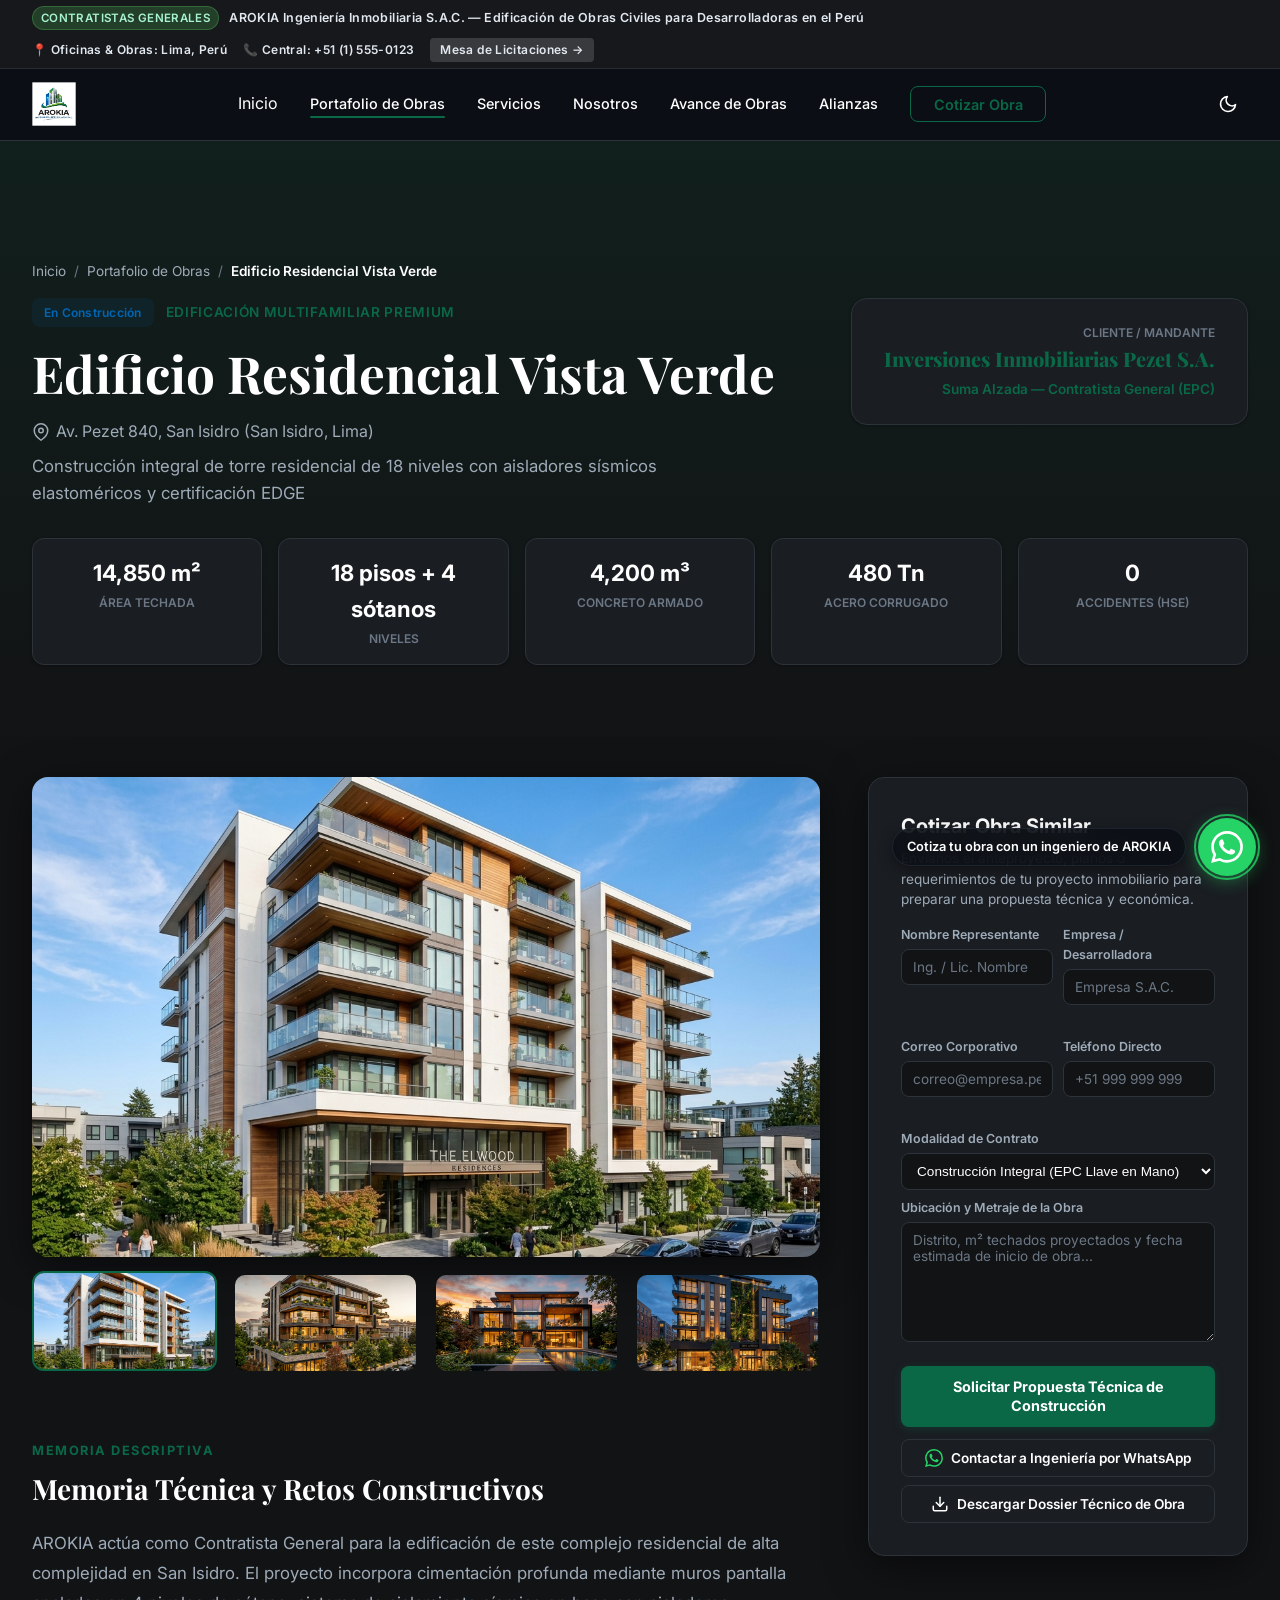
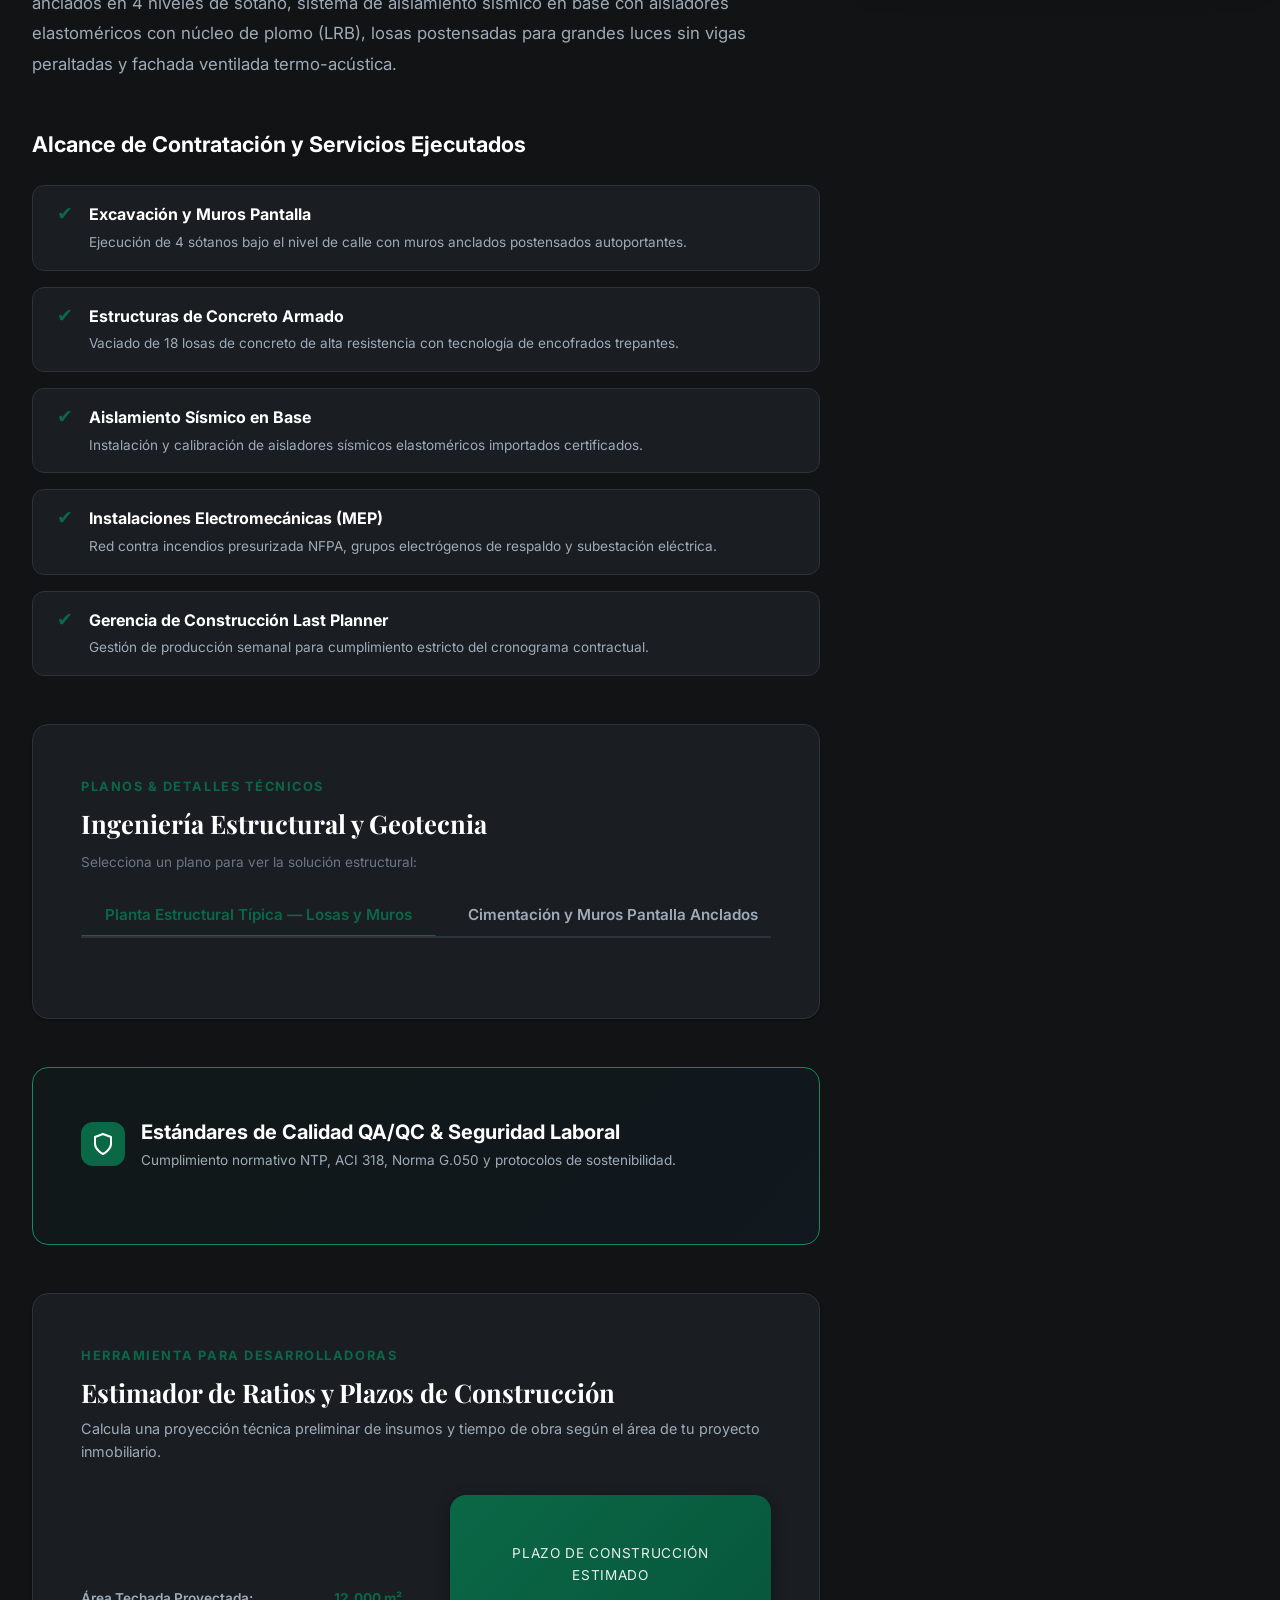
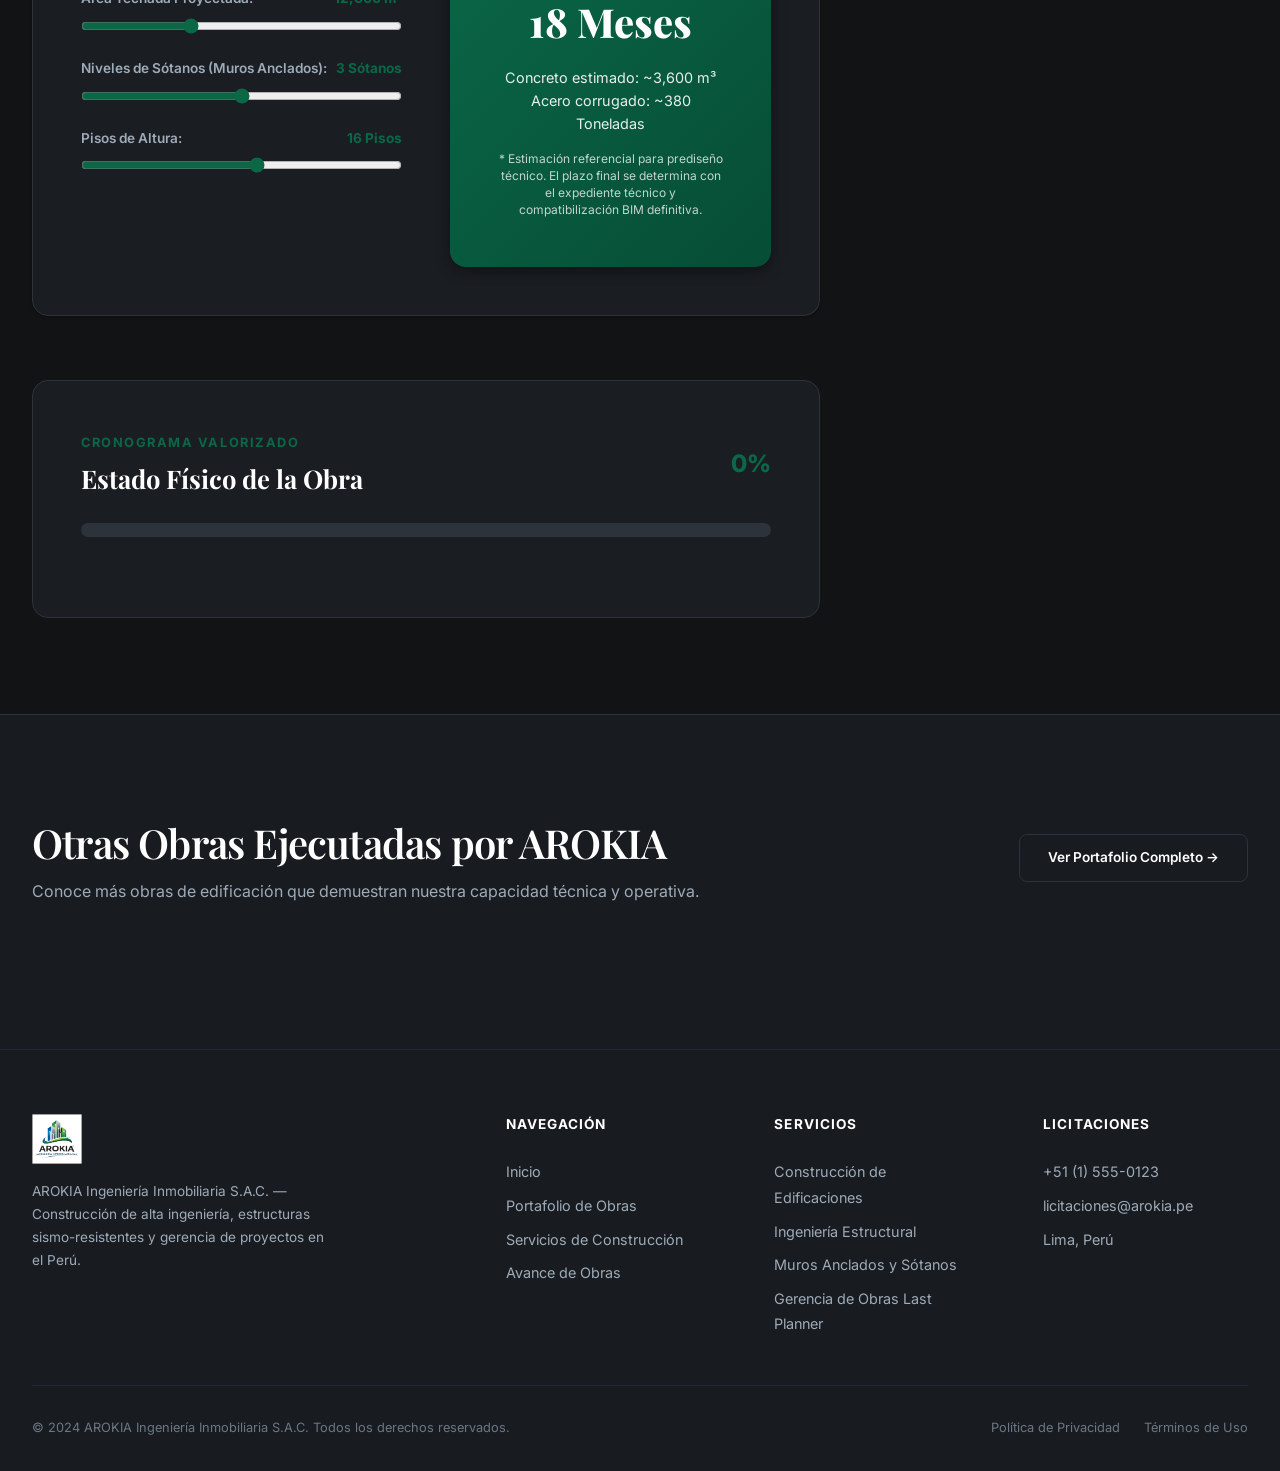
<file: proyecto-detalle.html>
<!DOCTYPE html>
<html lang="es" data-theme="light">
<head>
  <meta charset="UTF-8">
  <meta name="viewport" content="width=device-width, initial-scale=1.0">
  <meta name="description" content="Ficha Técnica de Construcción — AROKIA Ingeniería Inmobiliaria S.A.C. Memoria descriptiva, planos estructurales, especificaciones técnicas y ratios constructivos.">
  <title id="page-title">Ficha Técnica de Obra — AROKIA Construcción</title>
  <link rel="stylesheet" href="index.css">
  <link rel="icon" type="image/png" href="assets/logo.png">
</head>
<body>

  <!-- ========== TOP BAR CONTRATISTA GENERAL ========== -->
  <aside class="contractor-top-bar" aria-label="Información corporativa de contratista">
    <div class="container">
      <div style="display:flex; align-items:center; gap:10px;">
        <span class="top-bar-badge">Contratistas Generales</span>
        <span>AROKIA Ingeniería Inmobiliaria S.A.C. — Edificación de Obras Civiles para Desarrolladoras en el Perú</span>
      </div>
      <div class="top-bar-contact">
        <span>📍 Oficinas & Obras: Lima, Perú</span>
        <a href="tel:+5115550123">📞 Central: +51 (1) 555-0123</a>
        <a href="index.html#contacto" style="background:rgba(255,255,255,0.15); padding:2px 10px; border-radius:4px;">Mesa de Licitaciones →</a>
      </div>
    </div>
  </aside>

  <!-- ========== NAVBAR ========== -->
  <nav class="navbar" id="navbar">
    <div class="container">
      <a href="index.html" class="nav-logo">
        <img src="assets/logo.png" alt="AROKIA Construcción e Ingeniería Inmobiliaria" id="nav-logo-img">
      </a>

      <ul class="nav-links" id="nav-links">
        <li><a href="index.html">Inicio</a></li>
        <li><a href="proyectos.html" class="nav-link active">Portafolio de Obras</a></li>
        <li><a href="index.html#servicios" class="nav-link">Servicios</a></li>
        <li><a href="index.html#nosotros" class="nav-link">Nosotros</a></li>
        <li><a href="index.html#avance-obra" class="nav-link">Avance de Obras</a></li>
        <li><a href="index.html#alianzas" class="nav-link">Alianzas</a></li>
        <li><a href="#licitacion" class="nav-cta">Cotizar Obra</a></li>
      </ul>

      <div class="nav-actions">
        <button class="theme-toggle" id="theme-toggle" aria-label="Cambiar tema">
          <svg id="theme-icon-sun" width="20" height="20" viewBox="0 0 24 24" fill="none" stroke="currentColor" stroke-width="2" stroke-linecap="round" stroke-linejoin="round">
            <circle cx="12" cy="12" r="5"></circle>
            <line x1="12" y1="1" x2="12" y2="3"></line>
            <line x1="12" y1="21" x2="12" y2="23"></line>
            <line x1="4.22" y1="4.22" x2="5.64" y2="5.64"></line>
            <line x1="18.36" y1="18.36" x2="19.78" y2="19.78"></line>
            <line x1="1" y1="12" x2="3" y2="12"></line>
            <line x1="21" y1="12" x2="23" y2="12"></line>
            <line x1="4.22" y1="19.78" x2="5.64" y2="18.36"></line>
            <line x1="18.36" y1="5.64" x2="19.78" y2="4.22"></line>
          </svg>
          <svg id="theme-icon-moon" width="20" height="20" viewBox="0 0 24 24" fill="none" stroke="currentColor" stroke-width="2" stroke-linecap="round" stroke-linejoin="round" style="display:none">
            <path d="M21 12.79A9 9 0 1 1 11.21 3 7 7 0 0 0 21 12.79z"></path>
          </svg>
        </button>
        <div class="hamburger" id="hamburger">
          <span></span>
          <span></span>
          <span></span>
        </div>
      </div>
    </div>
  </nav>

  <!-- ========== DETALLE HERO ========== -->
  <header class="detail-hero">
    <div class="container">
      <nav class="page-breadcrumbs" aria-label="Breadcrumb">
        <a href="index.html">Inicio</a>
        <span>/</span>
        <a href="proyectos.html">Portafolio de Obras</a>
        <span>/</span>
        <span id="breadcrumb-current" style="color:var(--text-primary); font-weight:600;">Ficha de Obra</span>
      </nav>

      <div class="detail-header-flex">
        <div class="detail-title-group">
          <div style="display:flex; align-items:center; gap:12px; margin-bottom:6px;">
            <span class="project-badge" id="hero-badge">Estado</span>
            <span id="hero-project-type" style="font-size:0.85rem; font-weight:600; color:var(--primary); text-transform:uppercase; letter-spacing:0.05em;">Tipo de Obra</span>
          </div>
          <h1 id="hero-title">Nombre de la Obra</h1>
          <p class="detail-address" id="hero-address">
            <svg width="18" height="18" viewBox="0 0 24 24" fill="none" stroke="currentColor" stroke-width="2" stroke-linecap="round" stroke-linejoin="round"><path d="M21 10c0 7-9 13-9 13s-9-6-9-13a9 9 0 0 1 18 0z"></path><circle cx="12" cy="10" r="3"></circle></svg>
            <span>Ubicación y Distrito</span>
          </p>
          <p id="hero-tagline" style="color:var(--text-secondary); margin-top:8px; max-width:700px; font-size:1.05rem;">Resumen de alcance</p>
        </div>

        <div class="detail-price-box">
          <div class="detail-price-label">Cliente / Mandante</div>
          <div class="detail-price-val" id="hero-client" style="font-size:1.25rem;">Inversiones Pezet S.A.</div>
          <p id="hero-contract-type" style="font-size:0.85rem; color:var(--primary); font-weight:600; margin-top:4px;">Contratista General (EPC)</p>
        </div>
      </div>

      <!-- Barra de Métricas de Construcción -->
      <div class="metrics-strip" id="metrics-strip">
        <!-- Generado dinámicamente -->
      </div>
    </div>
  </header>

  <!-- ========== CONTENIDO PRINCIPAL Y SIDEBAR ========== -->
  <main class="section" style="padding-top: var(--space-xl);">
    <div class="container">
      <div class="detail-main-layout">
        
        <!-- Columna Izquierda: Información Técnica de Obra -->
        <div class="detail-content-col">
          
          <!-- 1. Galería de Obra -->
          <section class="detail-gallery-section" aria-label="Galería de la Obra">
            <div class="detail-gallery-main">
              <img id="gallery-main-img" src="" alt="Vista de Obra">
            </div>
            <div class="detail-gallery-thumbs" id="gallery-thumbs">
              <!-- Miniaturas dinámicas -->
            </div>
          </section>

          <!-- 2. Memoria Descriptiva de Construcción -->
          <section style="margin-top: var(--space-3xl);">
            <span class="about-label" style="font-size:0.8rem;">Memoria Descriptiva</span>
            <h2 style="font-family:var(--font-display); font-size:1.75rem; color:var(--text-primary); margin-top:4px; margin-bottom:var(--space-md);">Memoria Técnica y Retos Constructivos</h2>
            <p id="project-description" style="color:var(--text-secondary); font-size:1.05rem; line-height:1.8;">
              Descripción de la obra...
            </p>
          </section>

          <!-- 3. Alcance de Servicios Ejecutados -->
          <section style="margin-top: var(--space-2xl);">
            <h3 style="font-size:1.35rem; color:var(--text-primary); margin-bottom:var(--space-lg);">Alcance de Contratación y Servicios Ejecutados</h3>
            <div id="scope-services-list" style="display:flex; flex-direction:column; gap:var(--space-md);">
              <!-- Generado dinámicamente -->
            </div>
          </section>

          <!-- 4. Planos y Detalles de Ingeniería Estructural (SVG) -->
          <section class="typologies-card" id="seccion-planos">
            <div style="display:flex; justify-content:space-between; align-items:flex-end; flex-wrap:wrap; gap:var(--space-sm);">
              <div>
                <span class="about-label" style="font-size:0.8rem;">Planos & Detalles Técnicos</span>
                <h2 style="font-family:var(--font-display); font-size:1.6rem; color:var(--text-primary); margin-top:4px;">Ingeniería Estructural y Geotecnia</h2>
              </div>
              <p style="font-size:0.85rem; color:var(--text-muted);">Selecciona un plano para ver la solución estructural:</p>
            </div>

            <!-- Tabs de Planos -->
            <div class="typologies-tabs" id="drawings-nav">
              <!-- Botones de tabs -->
            </div>

            <!-- Visualizador del Plano SVG -->
            <div class="typology-content-grid" id="drawing-display">
              <!-- Plano SVG arquitectónico/estructural y tabla técnica -->
            </div>
          </section>

          <!-- 5. Ficha de Control de Calidad y Especificaciones de Materiales -->
          <section class="engineering-seal">
            <div class="engineering-seal-header">
              <div class="engineering-seal-icon">
                <svg width="24" height="24" viewBox="0 0 24 24" fill="none" stroke="currentColor" stroke-width="2" stroke-linecap="round" stroke-linejoin="round"><path d="M12 22s8-4 8-10V5l-8-3-8 3v7c0 6 8 10 8 10z"></path></svg>
              </div>
              <div>
                <h3 style="font-size:1.25rem; font-weight:700; color:var(--text-primary); margin:0;">Estándares de Calidad QA/QC & Seguridad Laboral</h3>
                <p style="font-size:0.85rem; color:var(--text-secondary); margin:2px 0 0 0;">Cumplimiento normativo NTP, ACI 318, Norma G.050 y protocolos de sostenibilidad.</p>
              </div>
            </div>

            <div class="engineering-specs-grid" id="engineering-specs-grid">
              <!-- Generado dinámicamente -->
            </div>
          </section>

          <!-- 6. Estimador de Ratios Constructivos para Desarrolladoras -->
          <section class="mortgage-calc-card" id="seccion-estimador">
            <span class="about-label" style="font-size:0.8rem;">Herramienta para Desarrolladoras</span>
            <h2 style="font-family:var(--font-display); font-size:1.6rem; color:var(--text-primary); margin-top:4px;">Estimador de Ratios y Plazos de Construcción</h2>
            <p style="color:var(--text-secondary); font-size:0.9rem; margin-top:4px;">Calcula una proyección técnica preliminar de insumos y tiempo de obra según el área de tu proyecto inmobiliario.</p>

            <div class="calc-grid">
              <div class="calc-inputs">
                <!-- Slider Área Techada -->
                <div class="calc-control">
                  <div class="calc-control-label">
                    <span>Área Techada Proyectada:</span>
                    <span class="calc-control-val" id="calc-area-display">12,000 m²</span>
                  </div>
                  <input type="range" id="calc-area-slider" class="calc-slider" min="3000" max="30000" step="1000" value="12000">
                </div>

                <!-- Slider Niveles de Sótanos -->
                <div class="calc-control">
                  <div class="calc-control-label">
                    <span>Niveles de Sótanos (Muros Anclados):</span>
                    <span class="calc-control-val" id="calc-basements-display">3 Sótanos</span>
                  </div>
                  <input type="range" id="calc-basements-slider" class="calc-slider" min="1" max="5" step="1" value="3">
                </div>

                <!-- Slider Altura Pisos -->
                <div class="calc-control">
                  <div class="calc-control-label">
                    <span>Pisos de Altura:</span>
                    <span class="calc-control-val" id="calc-floors-display">16 Pisos</span>
                  </div>
                  <input type="range" id="calc-floors-slider" class="calc-slider" min="5" max="25" step="1" value="16">
                </div>
              </div>

              <!-- Resultado Proyectado -->
              <div class="calc-result-box">
                <div class="calc-result-label">Plazo de Construcción Estimado</div>
                <div class="calc-result-amount" id="calc-time-result">18 Meses</div>
                <div style="font-size:0.9rem; opacity:0.9; margin: 12px 0;" id="calc-ratios-summary">
                  Concreto estimado: ~3,600 m³<br>Acero corrugado: ~380 Toneladas
                </div>
                <div class="calc-result-disclaimer">
                  * Estimación referencial para prediseño técnico. El plazo final se determina con el expediente técnico y compatibilización BIM definitiva.
                </div>
              </div>
            </div>
          </section>

          <!-- 7. Avance de Obra Cronológico -->
          <section style="margin-top: var(--space-3xl); background:var(--bg-card); border:1px solid var(--border-color); border-radius:var(--radius-lg); padding:var(--space-2xl);">
            <div style="display:flex; justify-content:space-between; align-items:center; flex-wrap:wrap; gap:var(--space-sm);">
              <div>
                <span class="about-label" style="font-size:0.8rem;">Cronograma Valorizado</span>
                <h2 style="font-family:var(--font-display); font-size:1.6rem; color:var(--text-primary); margin-top:4px;">Estado Físico de la Obra</h2>
              </div>
              <div style="font-size:1.5rem; font-weight:800; color:var(--primary);" id="progress-total-percent">0%</div>
            </div>

            <div class="progress-bar-container" style="margin: var(--space-lg) 0;">
              <div class="progress-track" style="height:14px;">
                <div class="progress-fill" id="progress-total-bar" style="width: 0%;"></div>
              </div>
            </div>

            <!-- Fases constructivas -->
            <div id="progress-phases-list" style="margin-top:var(--space-xl); display:flex; flex-direction:column; gap:var(--space-md);">
              <!-- Generado dinámicamente -->
            </div>
          </section>
        </div>

        <!-- Columna Derecha: Sidebar Fija para Licitaciones y Cotizaciones -->
        <aside class="detail-sidebar-col" id="licitacion">
          <div class="detail-sidebar-sticky">
            <h3 class="sidebar-form-title">Cotizar Obra Similar</h3>
            <p class="sidebar-form-desc">Envíanos el anteproyecto, planos o requerimientos de tu proyecto inmobiliario para preparar una propuesta técnica y económica.</p>

            <form id="construction-inquiry-form">
              <div class="form-row-2col">
                <div class="form-group">
                  <label for="cinq-name" style="font-size:0.78rem; font-weight:600; color:var(--text-secondary); display:block; margin-bottom:4px;">Nombre Representante</label>
                  <input type="text" id="cinq-name" required placeholder="Ing. / Lic. Nombre" style="width:100%; padding:9px 11px; border-radius:var(--radius-sm); border:1px solid var(--border-color); background:var(--bg-primary); color:var(--text-primary); font-size:0.85rem; box-sizing:border-box;">
                </div>
                <div class="form-group">
                  <label for="cinq-company" style="font-size:0.78rem; font-weight:600; color:var(--text-secondary); display:block; margin-bottom:4px;">Empresa / Desarrolladora</label>
                  <input type="text" id="cinq-company" required placeholder="Empresa S.A.C." style="width:100%; padding:9px 11px; border-radius:var(--radius-sm); border:1px solid var(--border-color); background:var(--bg-primary); color:var(--text-primary); font-size:0.85rem; box-sizing:border-box;">
                </div>
              </div>

              <div class="form-row-2col">
                <div class="form-group">
                  <label for="cinq-email" style="font-size:0.78rem; font-weight:600; color:var(--text-secondary); display:block; margin-bottom:4px;">Correo Corporativo</label>
                  <input type="email" id="cinq-email" required placeholder="correo@empresa.pe" style="width:100%; padding:9px 11px; border-radius:var(--radius-sm); border:1px solid var(--border-color); background:var(--bg-primary); color:var(--text-primary); font-size:0.85rem; box-sizing:border-box;">
                </div>
                <div class="form-group">
                  <label for="cinq-phone" style="font-size:0.78rem; font-weight:600; color:var(--text-secondary); display:block; margin-bottom:4px;">Teléfono Directo</label>
                  <input type="tel" id="cinq-phone" required placeholder="+51 999 999 999" style="width:100%; padding:9px 11px; border-radius:var(--radius-sm); border:1px solid var(--border-color); background:var(--bg-primary); color:var(--text-primary); font-size:0.85rem; box-sizing:border-box;">
                </div>
              </div>

              <div class="form-group" style="margin-bottom: var(--space-sm);">
                <label for="cinq-scope" style="font-size:0.78rem; font-weight:600; color:var(--text-secondary); display:block; margin-bottom:4px;">Modalidad de Contrato</label>
                <select id="cinq-scope" style="width:100%; padding:9px 11px; border-radius:var(--radius-sm); border:1px solid var(--border-color); background:var(--bg-primary); color:var(--text-primary); font-size:0.85rem; box-sizing:border-box;">
                  <option value="epc">Construcción Integral (EPC Llave en Mano)</option>
                  <option value="casco">Estructuras y Muros Anclados</option>
                  <option value="cm">Gerencia de Construcción (CM)</option>
                  <option value="consultoria">Cálculo Estructural y BIM</option>
                </select>
              </div>

              <div class="form-group" style="margin-bottom: var(--space-md);">
                <label for="cinq-message" style="font-size:0.78rem; font-weight:600; color:var(--text-secondary); display:block; margin-bottom:4px;">Ubicación y Metraje de la Obra</label>
                <textarea id="cinq-message" rows="2" placeholder="Distrito, m² techados proyectados y fecha estimada de inicio de obra..." style="width:100%; padding:9px 11px; border-radius:var(--radius-sm); border:1px solid var(--border-color); background:var(--bg-primary); color:var(--text-primary); font-size:0.85rem; box-sizing:border-box; resize:vertical;"></textarea>
              </div>

              <button type="submit" class="btn btn-primary" style="width:100%; justify-content:center; padding:11px 16px; font-weight:700; font-size:0.9rem; white-space:normal; text-align:center; box-sizing:border-box;">
                Solicitar Propuesta Técnica de Construcción
              </button>
              <div id="cinq-form-response" style="margin-top:8px; font-size:0.85rem; text-align:center; display:none;"></div>
            </form>

            <div class="sidebar-action-buttons" style="display:flex; flex-direction:column; gap:8px; margin-top:12px;">
              <a href="#" id="sidebar-wa-btn" class="btn btn-outline-dark" target="_blank" rel="noopener noreferrer" style="justify-content:center; gap:8px; font-size:0.85rem; padding:9px 12px; white-space:normal; text-align:center; box-sizing:border-box;">
                <svg width="18" height="18" viewBox="0 0 24 24" fill="#25D366" style="flex-shrink:0;"><path d="M17.472 14.382c-.297-.149-1.758-.867-2.03-.967-.273-.099-.471-.148-.67.15-.197.297-.767.966-.94 1.164-.173.199-.347.223-.644.075-.297-.15-1.255-.463-2.39-1.475-.883-.788-1.48-1.761-1.653-2.059-.173-.297-.018-.458.13-.606.134-.133.298-.347.446-.52.149-.174.198-.298.298-.497.099-.198.05-.371-.025-.52-.075-.149-.669-1.612-.916-2.207-.242-.579-.487-.5-.669-.51-.173-.008-.371-.01-.57-.01-.198 0-.52.074-.792.372-.272.297-1.04 1.016-1.04 2.479 0 1.462 1.065 2.875 1.213 3.074.149.198 2.096 3.2 5.077 4.487.709.306 1.262.489 1.694.625.712.227 1.36.195 1.871.118.571-.085 1.758-.719 2.006-1.413.248-.694.248-1.289.173-1.413-.074-.124-.272-.198-.57-.347m-5.421 7.403h-.004a9.87 9.87 0 0 1-5.031-1.378l-.361-.214-3.741.982.998-3.648-.235-.374a9.86 9.86 0 0 1-1.51-5.26c.001-5.45 4.436-9.884 9.888-9.884 2.64 0 5.122 1.03 6.988 2.898a9.825 9.825 0 0 1 2.893 6.994c-.003 5.45-4.437 9.884-9.885 9.884m8.413-18.297A11.815 11.815 0 0 0 12.05 0C5.495 0 .16 5.335.157 11.892c0 2.096.547 4.142 1.588 5.945L.057 24l6.305-1.654a11.882 11.882 0 0 0 5.683 1.448h.005c6.554 0 11.89-5.335 11.893-11.893a11.821 11.821 0 0 0-3.48-8.413z"></path></svg>
                <span>Contactar a Ingeniería por WhatsApp</span>
              </a>

              <button id="download-dossier-btn" class="btn btn-outline-dark" style="justify-content:center; gap:8px; font-size:0.85rem; padding:9px 12px; white-space:normal; text-align:center; box-sizing:border-box;">
                <svg width="18" height="18" viewBox="0 0 24 24" fill="none" stroke="currentColor" stroke-width="2" stroke-linecap="round" stroke-linejoin="round" style="flex-shrink:0;"><path d="M21 15v4a2 2 0 0 1-2 2H5a2 2 0 0 1-2-2v-4"></path><polyline points="7 10 12 15 17 10"></polyline><line x1="12" y1="15" x2="12" y2="3"></line></svg>
                <span>Descargar Dossier Técnico de Obra</span>
              </button>
            </div>
          </div>
        </aside>

      </div>
    </div>
  </main>

  <!-- ========== OTRAS OBRAS RELEVANTES ========== -->
  <section class="section" style="background:var(--bg-secondary); border-top:1px solid var(--border-color);">
    <div class="container">
      <div class="section-header reveal">
        <div>
          <h2 class="section-title">Otras Obras Ejecutadas por AROKIA</h2>
          <p style="color:var(--text-secondary); margin-top:4px;">Conoce más obras de edificación que demuestran nuestra capacidad técnica y operativa.</p>
        </div>
        <a href="proyectos.html" class="btn btn-outline-dark" style="font-size:0.85rem;">Ver Portafolio Completo →</a>
      </div>

      <div class="catalog-grid" id="related-projects-grid">
        <!-- Generado dinámicamente -->
      </div>
    </div>
  </section>

  <!-- ========== FOOTER ========== -->
  <footer class="footer" id="footer">
    <div class="container">
      <div class="footer-grid">
        <div class="footer-brand">
          <img src="assets/logo.png" alt="AROKIA" class="footer-logo" id="footer-logo-img">
          <p class="footer-desc">AROKIA Ingeniería Inmobiliaria S.A.C. — Construcción de alta ingeniería, estructuras sismo-resistentes y gerencia de proyectos en el Perú.</p>
        </div>
        <div>
          <h4 class="footer-heading">Navegación</h4>
          <ul class="footer-links">
            <li><a href="index.html" class="footer-link">Inicio</a></li>
            <li><a href="proyectos.html" class="footer-link">Portafolio de Obras</a></li>
            <li><a href="index.html#servicios" class="footer-link">Servicios de Construcción</a></li>
            <li><a href="index.html#avance-obra" class="footer-link">Avance de Obras</a></li>
          </ul>
        </div>
        <div>
          <h4 class="footer-heading">Servicios</h4>
          <ul class="footer-links">
            <li><a href="index.html#servicios" class="footer-link">Construcción de Edificaciones</a></li>
            <li><a href="index.html#servicios" class="footer-link">Ingeniería Estructural</a></li>
            <li><a href="index.html#servicios" class="footer-link">Muros Anclados y Sótanos</a></li>
            <li><a href="index.html#servicios" class="footer-link">Gerencia de Obras Last Planner</a></li>
          </ul>
        </div>
        <div>
          <h4 class="footer-heading">Licitaciones</h4>
          <ul class="footer-links">
            <li><a href="tel:+5115550123" class="footer-link">+51 (1) 555-0123</a></li>
            <li><a href="mailto:licitaciones@arokia.pe" class="footer-link">licitaciones@arokia.pe</a></li>
            <li><span class="footer-link">Lima, Perú</span></li>
          </ul>
        </div>
      </div>
      <div class="footer-bottom">
        <p class="footer-copyright">&copy; 2024 AROKIA Ingeniería Inmobiliaria S.A.C. Todos los derechos reservados.</p>
        <div class="footer-bottom-links">
          <a href="#">Política de Privacidad</a>
          <a href="#">Términos de Uso</a>
        </div>
      </div>
    </div>
  </footer>

  <!-- ========== BOTÓN FLOTANTE DE WHATSAPP ========== -->
  <aside class="whatsapp-float-widget" aria-label="Contacto por WhatsApp">
    <div class="whatsapp-float-tooltip">Cotiza tu obra con un ingeniero de AROKIA</div>
    <a href="https://wa.me/51999999999?text=Hola%20AROKIA,%20deseo%20cotizar%20la%20construcci%C3%B3n%20de%20un%20proyecto" class="whatsapp-float-btn" target="_blank" rel="noopener noreferrer" aria-label="Escribir por WhatsApp">
      <svg width="32" height="32" viewBox="0 0 24 24" fill="currentColor">
        <path d="M17.472 14.382c-.297-.149-1.758-.867-2.03-.967-.273-.099-.471-.148-.67.15-.197.297-.767.966-.94 1.164-.173.199-.347.223-.644.075-.297-.15-1.255-.463-2.39-1.475-.883-.788-1.48-1.761-1.653-2.059-.173-.297-.018-.458.13-.606.134-.133.298-.347.446-.52.149-.174.198-.298.298-.497.099-.198.05-.371-.025-.52-.075-.149-.669-1.612-.916-2.207-.242-.579-.487-.5-.669-.51-.173-.008-.371-.01-.57-.01-.198 0-.52.074-.792.372-.272.297-1.04 1.016-1.04 2.479 0 1.462 1.065 2.875 1.213 3.074.149.198 2.096 3.2 5.077 4.487.709.306 1.262.489 1.694.625.712.227 1.36.195 1.871.118.571-.085 1.758-.719 2.006-1.413.248-.694.248-1.289.173-1.413-.074-.124-.272-.198-.57-.347m-5.421 7.403h-.004a9.87 9.87 0 0 1-5.031-1.378l-.361-.214-3.741.982.998-3.648-.235-.374a9.86 9.86 0 0 1-1.51-5.26c.001-5.45 4.436-9.884 9.888-9.884 2.64 0 5.122 1.03 6.988 2.898a9.825 9.825 0 0 1 2.893 6.994c-.003 5.45-4.437 9.884-9.885 9.884m8.413-18.297A11.815 11.815 0 0 0 12.05 0C5.495 0 .16 5.335.157 11.892c0 2.096.547 4.142 1.588 5.945L.057 24l6.305-1.654a11.882 11.882 0 0 0 5.683 1.448h.005c6.554 0 11.89-5.335 11.893-11.893a11.821 11.821 0 0 0-3.48-8.413z"></path>
      </svg>
    </a>
  </aside>

  <!-- Scripts -->
  <script src="projects-data.js"></script>
  <script src="app.js"></script>
  <script>
    // ========== CONTROLADOR DE FICHA TÉCNICA DE CONSTRUCCIÓN ==========
    document.addEventListener('DOMContentLoaded', () => {
      const urlParams = new URLSearchParams(window.location.search);
      const projectId = urlParams.get('id') || 'vista-verde';
      const project = getProjectById(projectId);

      // Metadatos y Encabezado
      document.title = `Ficha Técnica: ${project.name} — AROKIA Construcción`;
      document.getElementById('breadcrumb-current').textContent = project.name;
      document.getElementById('hero-title').textContent = project.name;
      document.getElementById('hero-project-type').textContent = project.projectType;
      document.getElementById('hero-address').querySelector('span').textContent = `${project.address} (${project.location})`;
      document.getElementById('hero-tagline').textContent = project.tagline;
      document.getElementById('hero-badge').textContent = project.statusLabel;
      document.getElementById('hero-badge').className = `project-badge ${project.badgeClass}`;
      document.getElementById('hero-client').textContent = project.client;
      document.getElementById('hero-contract-type').textContent = project.contractType;
      document.getElementById('project-description').textContent = project.description;

      // WhatsApp Button URL
      const waUrl = `https://wa.me/51999999999?text=${encodeURIComponent('Hola AROKIA, deseo consultar sobre la obra ' + project.name + ' y solicitar una propuesta técnica.')}`;
      document.getElementById('sidebar-wa-btn').href = waUrl;

      // Metrics Strip de Construcción
      const metricsContainer = document.getElementById('metrics-strip');
      metricsContainer.innerHTML = `
        <div class="metric-strip-item">
          <div class="metric-strip-num">${project.builtArea}</div>
          <div class="metric-strip-label">Área Techada</div>
        </div>
        <div class="metric-strip-item">
          <div class="metric-strip-num">${project.totalLevels}</div>
          <div class="metric-strip-label">Niveles</div>
        </div>
        <div class="metric-strip-item">
          <div class="metric-strip-num">${project.concreteVolume.split(' ')[0]} m³</div>
          <div class="metric-strip-label">Concreto Armado</div>
        </div>
        <div class="metric-strip-item">
          <div class="metric-strip-num">${project.steelWeight.split(' ')[0]} Tn</div>
          <div class="metric-strip-label">Acero Corrugado</div>
        </div>
        <div class="metric-strip-item">
          <div class="metric-strip-num">0</div>
          <div class="metric-strip-label">Accidentes (HSE)</div>
        </div>
      `;

      // Galería
      const galleryMainImg = document.getElementById('gallery-main-img');
      const galleryThumbsContainer = document.getElementById('gallery-thumbs');
      galleryMainImg.src = project.imageMain;
      galleryMainImg.alt = project.name;

      galleryThumbsContainer.innerHTML = project.gallery.map((g, idx) => `
        <div class="detail-thumb-item ${idx === 0 ? 'active' : ''}" data-index="${idx}">
          <img src="${g.url}" alt="${g.caption}">
        </div>
      `).join('');

      galleryThumbsContainer.querySelectorAll('.detail-thumb-item').forEach(thumb => {
        thumb.addEventListener('click', () => {
          galleryThumbsContainer.querySelectorAll('.detail-thumb-item').forEach(t => t.classList.remove('active'));
          thumb.classList.add('active');
          const idx = parseInt(thumb.dataset.index, 10);
          galleryMainImg.style.opacity = '0.5';
          setTimeout(() => {
            galleryMainImg.src = project.gallery[idx].url;
            galleryMainImg.style.opacity = '1';
          }, 150);
        });
      });

      // Alcance de Servicios
      const scopeContainer = document.getElementById('scope-services-list');
      scopeContainer.innerHTML = project.scopeServices.map(s => `
        <div style="background:var(--bg-card); border:1px solid var(--border-color); border-radius:var(--radius-md); padding:var(--space-md) var(--space-lg); display:flex; gap:var(--space-md); align-items:flex-start;">
          <div style="color:var(--primary); font-size:1.2rem; line-height:1; margin-top:2px;">✔</div>
          <div>
            <h4 style="font-size:1rem; font-weight:700; color:var(--text-primary); margin:0 0 4px 0;">${s.title}</h4>
            <p style="font-size:0.85rem; color:var(--text-secondary); margin:0;">${s.desc}</p>
          </div>
        </div>
      `).join('');

      // Planos de Ingeniería y SVG Vectorial
      const drawingsNav = document.getElementById('drawings-nav');
      const drawingDisplay = document.getElementById('drawing-display');

      drawingsNav.innerHTML = project.engineeringDrawings.map((d, idx) => `
        <button class="typology-tab-btn ${idx === 0 ? 'active' : ''}" data-index="${idx}">
          ${d.title}
        </button>
      `).join('');

      function getEngineeringSvg(code) {
        if (code === 'plan-cimentacion') {
          return `
            <svg viewBox="0 0 400 300" width="100%" height="240" style="max-width:380px;">
              <rect x="20" y="20" width="360" height="260" fill="none" stroke="var(--primary)" stroke-width="3"/>
              <!-- Muro pantalla exterior -->
              <rect x="25" y="25" width="350" height="20" fill="rgba(10,104,71,0.2)" stroke="var(--primary)" stroke-width="2"/>
              <text x="200" y="38" text-anchor="middle" fill="var(--primary)" font-size="10" font-weight="700">MURO PANTALLA DE CONCRETO (E=0.60m)</text>
              <!-- Líneas de anclajes activos -->
              <line x1="80" y1="45" x2="80" y2="120" stroke="#E11D48" stroke-width="2" stroke-dasharray="4"/>
              <line x1="200" y1="45" x2="200" y2="120" stroke="#E11D48" stroke-width="2" stroke-dasharray="4"/>
              <line x1="320" y1="45" x2="320" y2="120" stroke="#E11D48" stroke-width="2" stroke-dasharray="4"/>
              <circle cx="80" cy="120" r="5" fill="#E11D48"/>
              <circle cx="200" cy="120" r="5" fill="#E11D48"/>
              <circle cx="320" cy="120" r="5" fill="#E11D48"/>
              <!-- Platea de cimentacion -->
              <rect x="40" y="160" width="320" height="110" fill="rgba(0,102,179,0.08)" stroke="var(--secondary)" stroke-width="2"/>
              <text x="200" y="210" text-anchor="middle" fill="var(--text-primary)" font-size="12" font-weight="700">PLATEA DE CIMENTACIÓN MACIZA</text>
              <text x="200" y="230" text-anchor="middle" fill="var(--text-muted)" font-size="10">Espesor = 1.40 m · F'c = 420 kg/cm²</text>
            </svg>
          `;
        } else if (code === 'plan-aislador') {
          return `
            <svg viewBox="0 0 400 300" width="100%" height="240" style="max-width:380px;">
              <!-- Capitel y pedestal inferior -->
              <rect x="120" y="190" width="160" height="90" fill="rgba(10,104,71,0.15)" stroke="var(--primary)" stroke-width="2"/>
              <text x="200" y="240" text-anchor="middle" fill="var(--text-primary)" font-size="11" font-weight="600">PEDESTAL DE CIMENTACIÓN</text>
              <!-- Aislador elastomérico LRB -->
              <circle cx="200" cy="140" r="45" fill="#1E293B" stroke="#F59E0B" stroke-width="3"/>
              <circle cx="200" cy="140" r="18" fill="#F59E0B"/>
              <text x="200" y="144" text-anchor="middle" fill="#FFFFFF" font-size="9" font-weight="700">LRB</text>
              <!-- Capitel superior -->
              <rect x="100" y="20" width="200" height="75" fill="rgba(0,102,179,0.15)" stroke="var(--secondary)" stroke-width="2"/>
              <text x="200" y="60" text-anchor="middle" fill="var(--secondary)" font-size="11" font-weight="700">CAPITEL SUPERIOR ESTRUCTURAL</text>
              <line x1="20" y1="140" x2="380" y2="140" stroke="#94A3B8" stroke-width="1.5" stroke-dasharray="5"/>
              <text x="60" y="130" fill="#64748B" font-size="9">GAP SÍSMICO 35 cm</text>
            </svg>
          `;
        } else {
          return `
            <svg viewBox="0 0 400 300" width="100%" height="240" style="max-width:380px;">
              <rect x="20" y="20" width="360" height="260" fill="none" stroke="var(--primary)" stroke-width="3"/>
              <!-- Columnas y placas estructurales -->
              <rect x="30" y="30" width="30" height="60" fill="var(--primary)"/>
              <rect x="340" y="30" width="30" height="60" fill="var(--primary)"/>
              <rect x="30" y="210" width="30" height="60" fill="var(--primary)"/>
              <rect x="340" y="210" width="30" height="60" fill="var(--primary)"/>
              <!-- Placa central sismo-resistente -->
              <rect x="175" y="100" width="50" height="100" fill="var(--primary)"/>
              <text x="200" y="155" text-anchor="middle" fill="#FFFFFF" font-size="10" font-weight="700">PLACA P-1</text>
              <!-- Trazos de losa postensada -->
              <line x1="60" y1="60" x2="175" y2="130" stroke="#0066B3" stroke-width="2" stroke-dasharray="3"/>
              <line x1="340" y1="60" x2="225" y2="130" stroke="#0066B3" stroke-width="2" stroke-dasharray="3"/>
              <line x1="60" y1="240" x2="175" y2="170" stroke="#0066B3" stroke-width="2" stroke-dasharray="3"/>
              <line x1="340" y1="240" x2="225" y2="170" stroke="#0066B3" stroke-width="2" stroke-dasharray="3"/>
              <text x="200" y="260" text-anchor="middle" fill="var(--text-muted)" font-size="10">Trazado de cables de postensado no adherido</text>
            </svg>
          `;
        }
      }

      function renderDrawing(index) {
        const d = project.engineeringDrawings[index];
        drawingDisplay.innerHTML = `
          <div class="plan-svg-box">
            ${getEngineeringSvg(d.svgCode)}
          </div>
          <div>
            <span style="font-size:0.75rem; text-transform:uppercase; font-weight:700; color:var(--primary); letter-spacing:0.05em;">${d.category}</span>
            <h3 style="font-size:1.35rem; color:var(--text-primary); margin:4px 0 var(--space-md) 0;">${d.title}</h3>
            <p style="color:var(--text-secondary); line-height:1.7; font-size:0.95rem; margin-bottom:var(--space-xl);">
              ${d.desc}
            </p>

            <table class="plan-specs-table">
              <tr>
                <td>Sistema Estructural</td>
                <td>${project.structuralSystem.split(' ')[0]} ${project.structuralSystem.split(' ')[1] || ''}</td>
              </tr>
              <tr>
                <td>Resistencia Concreto</td>
                <td>${project.concreteVolume.split(' ')[1] || "F'c 350-420"}</td>
              </tr>
              <tr>
                <td>Volumen Estimado</td>
                <td>${project.concreteVolume.split(' ')[0]} m³</td>
              </tr>
              <tr>
                <td>Modelado Digital</td>
                <td>${project.bimLOD}</td>
              </tr>
            </table>

            <a href="#licitacion" class="btn btn-primary" style="width:100%; justify-content:center;">
              Consultar Compatibilidad Técnica →
            </a>
          </div>
        `;
      }

      drawingsNav.querySelectorAll('.typology-tab-btn').forEach(btn => {
        btn.addEventListener('click', () => {
          drawingsNav.querySelectorAll('.typology-tab-btn').forEach(b => b.classList.remove('active'));
          btn.classList.add('active');
          renderDrawing(parseInt(btn.dataset.index, 10));
        });
      });

      renderDrawing(0);

      // Ficha Técnica de Calidad y Especificaciones
      const engSpecsGrid = document.getElementById('engineering-specs-grid');
      engSpecsGrid.innerHTML = project.technicalHighlights.map(t => `
        <div class="eng-spec-item">
          <div class="eng-spec-label">${t.label}</div>
          <div class="eng-spec-val">${t.value}</div>
        </div>
      `).join('');

      // Estimador de Ratios Constructivos
      const areaSlider = document.getElementById('calc-area-slider');
      const basementsSlider = document.getElementById('calc-basements-slider');
      const floorsSlider = document.getElementById('calc-floors-slider');

      const areaDisplay = document.getElementById('calc-area-display');
      const basementsDisplay = document.getElementById('calc-basements-display');
      const floorsDisplay = document.getElementById('calc-floors-display');

      const timeResult = document.getElementById('calc-time-result');
      const ratiosSummary = document.getElementById('calc-ratios-summary');

      function updateEstimator() {
        const area = parseInt(areaSlider.value, 10);
        const basements = parseInt(basementsSlider.value, 10);
        const floors = parseInt(floorsSlider.value, 10);

        areaDisplay.textContent = `${area.toLocaleString()} m²`;
        basementsDisplay.textContent = `${basements} Sótanos`;
        floorsDisplay.textContent = `${floors} Pisos`;

        // Cálculo referencial de plazos
        const excavationMonths = basements * 1.5 + 1;
        const structureMonths = floors * 0.6;
        const finishesMonths = 5;
        const totalMonths = Math.round(excavationMonths + structureMonths * 0.7 + finishesMonths * 0.5);

        // Ratios de concreto (0.28 a 0.32 m3/m2) y acero (30 a 35 kg/m2)
        const concreteEst = Math.round(area * 0.30);
        const steelEst = Math.round(area * 0.033);

        timeResult.textContent = `${totalMonths} Meses`;
        ratiosSummary.innerHTML = `
          Concreto estructural estimado: <strong>~${concreteEst.toLocaleString()} m³</strong><br>
          Acero corrugado estimado: <strong>~${steelEst.toLocaleString()} Tn</strong>
        `;
      }

      areaSlider.addEventListener('input', updateEstimator);
      basementsSlider.addEventListener('input', updateEstimator);
      floorsSlider.addEventListener('input', updateEstimator);
      updateEstimator();

      // Avance de Obra
      document.getElementById('progress-total-percent').textContent = `${project.progress.total}%`;
      document.getElementById('progress-total-bar').style.width = `${project.progress.total}%`;

      const phasesList = document.getElementById('progress-phases-list');
      phasesList.innerHTML = project.progress.phases.map(ph => `
        <div>
          <div style="display:flex; justify-content:space-between; font-size:0.85rem; font-weight:600; margin-bottom:4px;">
            <span style="color:var(--text-primary);">${ph.name}</span>
            <span style="color:var(--primary);">${ph.percent}% (${ph.status})</span>
          </div>
          <div class="progress-track" style="height:8px;">
            <div class="progress-fill" style="width: ${ph.percent}%;"></div>
          </div>
        </div>
      `).join('');

      // Formulario Sidebar
      const inqForm = document.getElementById('construction-inquiry-form');
      const inqResp = document.getElementById('cinq-form-response');

      inqForm.addEventListener('submit', (e) => {
        e.preventDefault();
        const submitBtn = inqForm.querySelector('button[type="submit"]');
        submitBtn.disabled = true;
        submitBtn.textContent = 'Enviando solicitud...';

        setTimeout(() => {
          inqResp.style.display = 'block';
          inqResp.style.color = '#10B981';
          inqResp.textContent = `¡Solicitud enviada con éxito! La Gerencia Técnica de AROKIA se comunicará en un plazo máximo de 24 horas.`;
          inqForm.reset();
          submitBtn.disabled = false;
          submitBtn.textContent = 'Solicitar Propuesta Técnica de Construcción';
        }, 1200);
      });

      // Descargar Dossier
      document.getElementById('download-dossier-btn').addEventListener('click', () => {
        alert(`Generando Dossier Técnico de Construcción para ${project.name} en formato PDF...`);
      });

      // Otras Obras
      const relatedGrid = document.getElementById('related-projects-grid');
      const otherProjects = getAllProjects().filter(p => p.id !== project.id).slice(0, 3);
      relatedGrid.innerHTML = otherProjects.map(p => `
        <article class="project-card reveal visible">
          <a href="proyecto-detalle.html?id=${p.id}" class="project-card-image" style="display:block;">
            <img src="${p.imageMain}" alt="${p.name}" loading="lazy">
          </a>
          <div class="project-card-body">
            <div class="project-card-top">
              <h3 class="project-card-name"><a href="proyecto-detalle.html?id=${p.id}" style="color:inherit; text-decoration:none;">${p.name}</a></h3>
              <span class="project-badge ${p.badgeClass}">${p.statusLabel}</span>
            </div>
            <p style="font-size:0.85rem; color:var(--text-secondary); margin-bottom:8px;">${p.location} — Mandante: ${p.client}</p>
            <div class="project-specs-list">
              <span class="project-spec-pill">📐 ${p.builtArea}</span>
              <span class="project-spec-pill">🏗️ ${p.totalLevels}</span>
            </div>
            <div class="project-card-footer">
              <div class="project-price-preview">
                <span class="project-price-label">Modalidad</span>
                <span class="project-price-amount" style="font-size:0.95rem;">${p.contractType}</span>
              </div>
              <a href="proyecto-detalle.html?id=${p.id}" class="btn-card-detail">Ficha Técnica →</a>
            </div>
          </div>
        </article>
      `).join('');
    });
  </script>
</body>
</html>
</file>
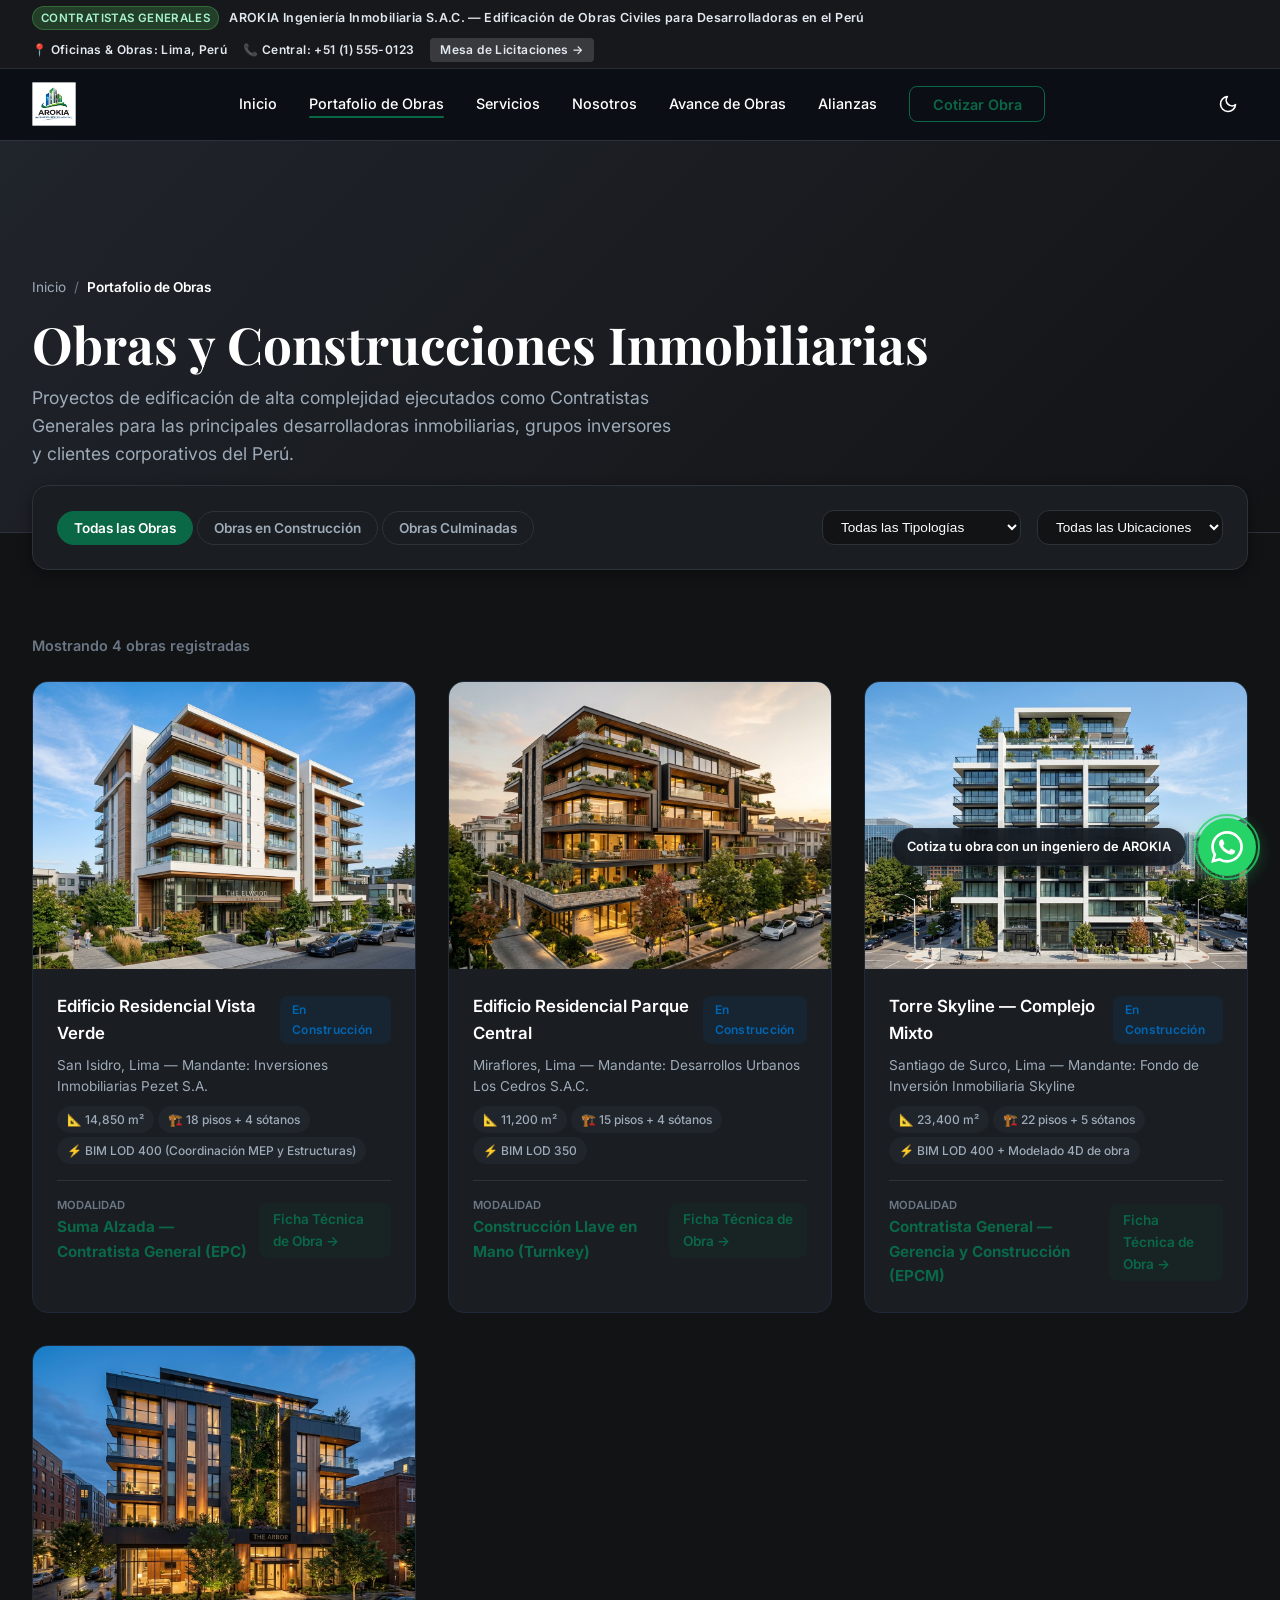
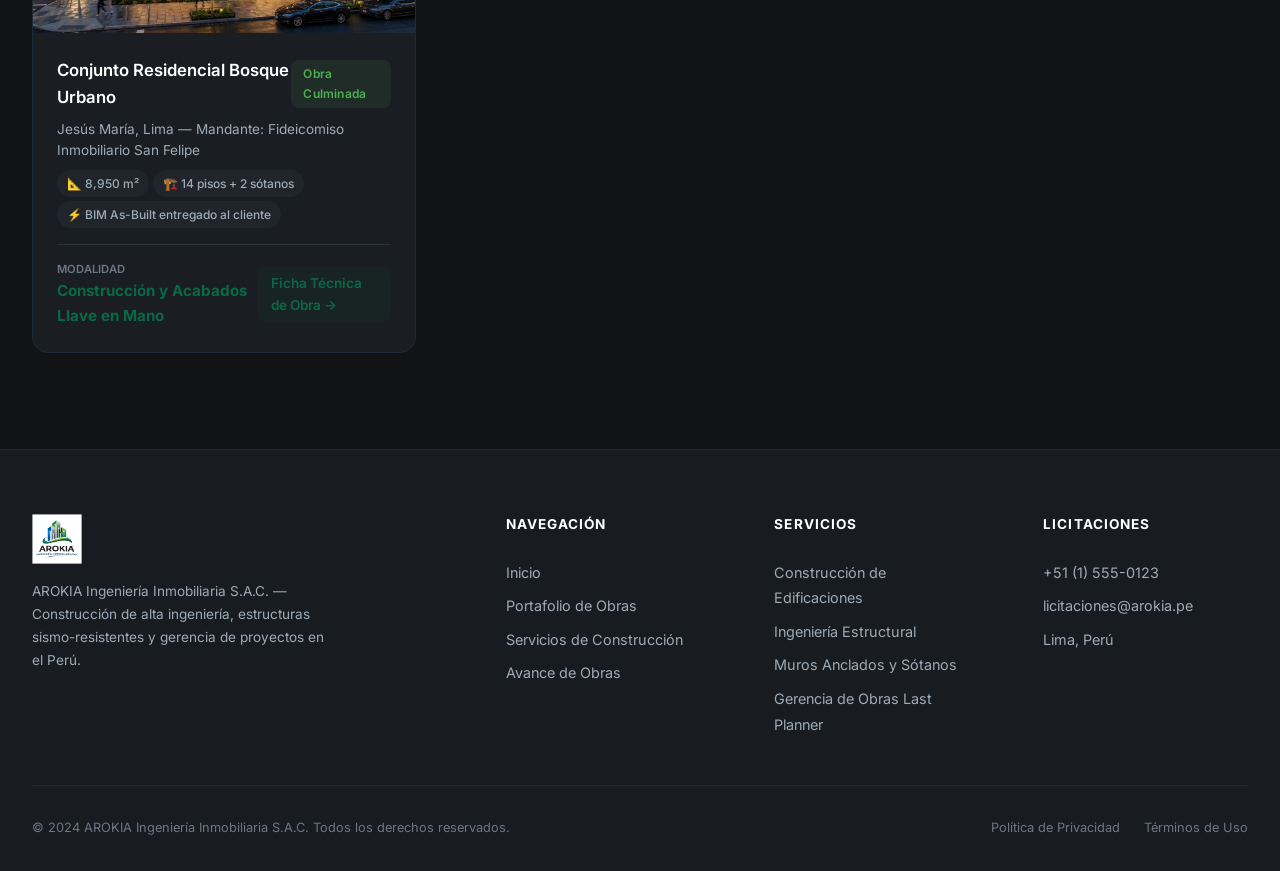
<file: proyectos.html>
<!DOCTYPE html>
<html lang="es" data-theme="light">
<head>
  <meta charset="UTF-8">
  <meta name="viewport" content="width=device-width, initial-scale=1.0">
  <meta name="description" content="Portafolio de Obras de Construcción e Ingeniería — AROKIA Ingeniería Inmobiliaria S.A.C. Edificaciones residenciales, corporativas y comerciales en Lima, Perú.">
  <title>Portafolio de Obras — AROKIA Construcción e Ingeniería</title>
  <link rel="stylesheet" href="index.css">
  <link rel="icon" type="image/png" href="assets/logo.png">
</head>
<body>

  <!-- ========== TOP BAR CONTRATISTA GENERAL ========== -->
  <aside class="contractor-top-bar" aria-label="Información corporativa de contratista">
    <div class="container">
      <div style="display:flex; align-items:center; gap:10px;">
        <span class="top-bar-badge">Contratistas Generales</span>
        <span>AROKIA Ingeniería Inmobiliaria S.A.C. — Edificación de Obras Civiles para Desarrolladoras en el Perú</span>
      </div>
      <div class="top-bar-contact">
        <span>📍 Oficinas & Obras: Lima, Perú</span>
        <a href="tel:+5115550123">📞 Central: +51 (1) 555-0123</a>
        <a href="index.html#contacto" style="background:rgba(255,255,255,0.15); padding:2px 10px; border-radius:4px;">Mesa de Licitaciones →</a>
      </div>
    </div>
  </aside>

  <!-- ========== NAVBAR ========== -->
  <nav class="navbar" id="navbar">
    <div class="container">
      <a href="index.html" class="nav-logo">
        <img src="assets/logo.png" alt="AROKIA Construcción e Ingeniería Inmobiliaria" id="nav-logo-img">
      </a>

      <ul class="nav-links" id="nav-links">
        <li><a href="index.html" class="nav-link">Inicio</a></li>
        <li><a href="proyectos.html" class="nav-link active">Portafolio de Obras</a></li>
        <li><a href="index.html#servicios" class="nav-link">Servicios</a></li>
        <li><a href="index.html#nosotros" class="nav-link">Nosotros</a></li>
        <li><a href="index.html#avance-obra" class="nav-link">Avance de Obras</a></li>
        <li><a href="index.html#alianzas" class="nav-link">Alianzas</a></li>
        <li><a href="index.html#contacto" class="nav-cta">Cotizar Obra</a></li>
      </ul>

      <div class="nav-actions">
        <button class="theme-toggle" id="theme-toggle" aria-label="Cambiar tema">
          <svg id="theme-icon-sun" width="20" height="20" viewBox="0 0 24 24" fill="none" stroke="currentColor" stroke-width="2" stroke-linecap="round" stroke-linejoin="round">
            <circle cx="12" cy="12" r="5"></circle>
            <line x1="12" y1="1" x2="12" y2="3"></line>
            <line x1="12" y1="21" x2="12" y2="23"></line>
            <line x1="4.22" y1="4.22" x2="5.64" y2="5.64"></line>
            <line x1="18.36" y1="18.36" x2="19.78" y2="19.78"></line>
            <line x1="1" y1="12" x2="3" y2="12"></line>
            <line x1="21" y1="12" x2="23" y2="12"></line>
            <line x1="4.22" y1="19.78" x2="5.64" y2="18.36"></line>
            <line x1="18.36" y1="5.64" x2="19.78" y2="4.22"></line>
          </svg>
          <svg id="theme-icon-moon" width="20" height="20" viewBox="0 0 24 24" fill="none" stroke="currentColor" stroke-width="2" stroke-linecap="round" stroke-linejoin="round" style="display:none">
            <path d="M21 12.79A9 9 0 1 1 11.21 3 7 7 0 0 0 21 12.79z"></path>
          </svg>
        </button>
        <div class="hamburger" id="hamburger">
          <span></span>
          <span></span>
          <span></span>
        </div>
      </div>
    </div>
  </nav>

  <!-- ========== PAGE HERO ========== -->
  <header class="page-hero">
    <div class="container">
      <nav class="page-breadcrumbs" aria-label="Breadcrumb">
        <a href="index.html">Inicio</a>
        <span>/</span>
        <span style="color:var(--text-primary); font-weight:600;">Portafolio de Obras</span>
      </nav>
      <h1 class="page-hero-title">Obras y Construcciones Inmobiliarias</h1>
      <p class="page-hero-subtitle">Proyectos de edificación de alta complejidad ejecutados como Contratistas Generales para las principales desarrolladoras inmobiliarias, grupos inversores y clientes corporativos del Perú.</p>
    </div>
  </header>

  <!-- ========== CATÁLOGO Y FILTROS ========== -->
  <main class="section" style="padding-top: 0;">
    <div class="container">
      <!-- Barra de Filtros Interactivos -->
      <div class="catalog-filter-bar">
        <!-- Tabs por Estado de Obra -->
        <div class="catalog-tabs" id="catalog-status-tabs">
          <button class="catalog-tab active" data-status="all">Todas las Obras</button>
          <button class="catalog-tab" data-status="construction">Obras en Construcción</button>
          <button class="catalog-tab" data-status="delivered">Obras Culminadas</button>
        </div>

        <!-- Filtros desplegables -->
        <div class="catalog-search-selects">
          <select id="filter-type" class="catalog-select" aria-label="Filtrar por tipología">
            <option value="">Todas las Tipologías</option>
            <option value="Multifamiliar">Edificación Multifamiliar</option>
            <option value="Corporativa">Torre Corporativa / Mixta</option>
            <option value="Sostenible">Edificación Sostenible</option>
          </select>

          <select id="filter-district" class="catalog-select" aria-label="Filtrar por distrito">
            <option value="">Todas las Ubicaciones</option>
            <option value="San Isidro">San Isidro</option>
            <option value="Miraflores">Miraflores</option>
            <option value="Surco">Santiago de Surco</option>
            <option value="Jesús María">Jesús María</option>
          </select>
        </div>
      </div>

      <!-- Conteo de Resultados -->
      <div class="catalog-results-count" id="results-count">
        Mostrando 4 obras registradas
      </div>

      <!-- Grid de Obras -->
      <div class="catalog-grid" id="catalog-grid">
        <!-- Generado dinámicamente -->
      </div>

      <!-- Estado Vacío -->
      <div id="empty-state" style="display:none; text-align:center; padding: 4rem 1rem;">
        <h3 style="font-size:1.35rem; color:var(--text-primary); margin-bottom:0.5rem;">No se encontraron obras con los criterios seleccionados</h3>
        <p style="color:var(--text-secondary); margin-bottom:1.5rem;">Prueba restableciendo los filtros para ver todo el portafolio constructivo.</p>
        <button id="reset-filters-btn" class="btn btn-primary">Restablecer Filtros</button>
      </div>
    </div>
  </main>

  <!-- ========== FOOTER ========== -->
  <footer class="footer" id="footer">
    <div class="container">
      <div class="footer-grid">
        <div class="footer-brand">
          <img src="assets/logo.png" alt="AROKIA" class="footer-logo" id="footer-logo-img">
          <p class="footer-desc">AROKIA Ingeniería Inmobiliaria S.A.C. — Construcción de alta ingeniería, estructuras sismo-resistentes y gerencia de proyectos en el Perú.</p>
        </div>
        <div>
          <h4 class="footer-heading">Navegación</h4>
          <ul class="footer-links">
            <li><a href="index.html" class="footer-link">Inicio</a></li>
            <li><a href="proyectos.html" class="footer-link">Portafolio de Obras</a></li>
            <li><a href="index.html#servicios" class="footer-link">Servicios de Construcción</a></li>
            <li><a href="index.html#avance-obra" class="footer-link">Avance de Obras</a></li>
          </ul>
        </div>
        <div>
          <h4 class="footer-heading">Servicios</h4>
          <ul class="footer-links">
            <li><a href="index.html#servicios" class="footer-link">Construcción de Edificaciones</a></li>
            <li><a href="index.html#servicios" class="footer-link">Ingeniería Estructural</a></li>
            <li><a href="index.html#servicios" class="footer-link">Muros Anclados y Sótanos</a></li>
            <li><a href="index.html#servicios" class="footer-link">Gerencia de Obras Last Planner</a></li>
          </ul>
        </div>
        <div>
          <h4 class="footer-heading">Licitaciones</h4>
          <ul class="footer-links">
            <li><a href="tel:+5115550123" class="footer-link">+51 (1) 555-0123</a></li>
            <li><a href="mailto:licitaciones@arokia.pe" class="footer-link">licitaciones@arokia.pe</a></li>
            <li><span class="footer-link">Lima, Perú</span></li>
          </ul>
        </div>
      </div>
      <div class="footer-bottom">
        <p class="footer-copyright">&copy; 2024 AROKIA Ingeniería Inmobiliaria S.A.C. Todos los derechos reservados.</p>
        <div class="footer-bottom-links">
          <a href="#">Política de Privacidad</a>
          <a href="#">Términos de Uso</a>
        </div>
      </div>
    </div>
  </footer>

  <!-- ========== BOTÓN FLOTANTE DE WHATSAPP ========== -->
  <aside class="whatsapp-float-widget" aria-label="Contacto por WhatsApp">
    <div class="whatsapp-float-tooltip">Cotiza tu obra con un ingeniero de AROKIA</div>
    <a href="https://wa.me/51999999999?text=Hola%20AROKIA,%20deseo%20cotizar%20la%20construcci%C3%B3n%20de%20un%20proyecto" class="whatsapp-float-btn" target="_blank" rel="noopener noreferrer" aria-label="Escribir por WhatsApp">
      <svg width="32" height="32" viewBox="0 0 24 24" fill="currentColor">
        <path d="M17.472 14.382c-.297-.149-1.758-.867-2.03-.967-.273-.099-.471-.148-.67.15-.197.297-.767.966-.94 1.164-.173.199-.347.223-.644.075-.297-.15-1.255-.463-2.39-1.475-.883-.788-1.48-1.761-1.653-2.059-.173-.297-.018-.458.13-.606.134-.133.298-.347.446-.52.149-.174.198-.298.298-.497.099-.198.05-.371-.025-.52-.075-.149-.669-1.612-.916-2.207-.242-.579-.487-.5-.669-.51-.173-.008-.371-.01-.57-.01-.198 0-.52.074-.792.372-.272.297-1.04 1.016-1.04 2.479 0 1.462 1.065 2.875 1.213 3.074.149.198 2.096 3.2 5.077 4.487.709.306 1.262.489 1.694.625.712.227 1.36.195 1.871.118.571-.085 1.758-.719 2.006-1.413.248-.694.248-1.289.173-1.413-.074-.124-.272-.198-.57-.347m-5.421 7.403h-.004a9.87 9.87 0 0 1-5.031-1.378l-.361-.214-3.741.982.998-3.648-.235-.374a9.86 9.86 0 0 1-1.51-5.26c.001-5.45 4.436-9.884 9.888-9.884 2.64 0 5.122 1.03 6.988 2.898a9.825 9.825 0 0 1 2.893 6.994c-.003 5.45-4.437 9.884-9.885 9.884m8.413-18.297A11.815 11.815 0 0 0 12.05 0C5.495 0 .16 5.335.157 11.892c0 2.096.547 4.142 1.588 5.945L.057 24l6.305-1.654a11.882 11.882 0 0 0 5.683 1.448h.005c6.554 0 11.89-5.335 11.893-11.893a11.821 11.821 0 0 0-3.48-8.413z"></path>
      </svg>
    </a>
  </aside>

  <script src="projects-data.js"></script>
  <script src="app.js"></script>
  <script>
    // ========== FILTRADO Y RENDER DE OBRAS DE CONSTRUCCIÓN ==========
    document.addEventListener('DOMContentLoaded', () => {
      const grid = document.getElementById('catalog-grid');
      const resultsCount = document.getElementById('results-count');
      const emptyState = document.getElementById('empty-state');
      const statusTabs = document.querySelectorAll('#catalog-status-tabs .catalog-tab');
      const districtSelect = document.getElementById('filter-district');
      const typeSelect = document.getElementById('filter-type');
      const resetBtn = document.getElementById('reset-filters-btn');

      const urlParams = new URLSearchParams(window.location.search);
      let currentStatus = urlParams.get('status') || 'all';
      let currentDistrict = urlParams.get('district') || '';
      let currentType = urlParams.get('type') || '';

      if (currentDistrict) districtSelect.value = currentDistrict;
      if (currentStatus !== 'all') {
        statusTabs.forEach(t => t.classList.toggle('active', t.dataset.status === currentStatus));
      }

      function renderWorks() {
        let list = getAllProjects();

        // Filtro por Estado
        if (currentStatus !== 'all') {
          list = list.filter(p => p.status === currentStatus);
        }

        // Filtro por Distrito
        if (currentDistrict) {
          list = list.filter(p => p.location.toLowerCase().includes(currentDistrict.toLowerCase()) || p.address.toLowerCase().includes(currentDistrict.toLowerCase()));
        }

        // Filtro por Tipología
        if (currentType) {
          list = list.filter(p => p.projectType.toLowerCase().includes(currentType.toLowerCase()));
        }

        // Renderizado en DOM
        if (list.length === 0) {
          grid.innerHTML = '';
          emptyState.style.display = 'block';
          resultsCount.textContent = '0 obras encontradas';
          return;
        }

        emptyState.style.display = 'none';
        resultsCount.textContent = `Mostrando ${list.length} obra${list.length > 1 ? 's' : ''} registrada${list.length > 1 ? 's' : ''}`;

        grid.innerHTML = list.map(p => `
          <article class="project-card reveal visible">
            <a href="proyecto-detalle.html?id=${p.id}" class="project-card-image" style="display:block;">
              <img src="${p.imageMain}" alt="${p.name}" loading="lazy">
            </a>
            <div class="project-card-body">
              <div class="project-card-top">
                <h3 class="project-card-name">
                  <a href="proyecto-detalle.html?id=${p.id}" style="color:inherit; text-decoration:none;">${p.name}</a>
                </h3>
                <span class="project-badge ${p.badgeClass}">${p.statusLabel}</span>
              </div>
              <p style="font-size:0.85rem; color:var(--text-secondary); margin-bottom:8px;">${p.location} — Mandante: ${p.client}</p>
              
              <div class="project-specs-list">
                <span class="project-spec-pill">📐 ${p.builtArea}</span>
                <span class="project-spec-pill">🏗️ ${p.totalLevels}</span>
                <span class="project-spec-pill">⚡ ${p.bimLOD}</span>
              </div>

              <div class="project-card-footer">
                <div class="project-price-preview">
                  <span class="project-price-label">Modalidad</span>
                  <span class="project-price-amount" style="font-size:0.95rem;">${p.contractType}</span>
                </div>
                <a href="proyecto-detalle.html?id=${p.id}" class="btn-card-detail">Ficha Técnica de Obra →</a>
              </div>
            </div>
          </article>
        `).join('');
      }

      statusTabs.forEach(tab => {
        tab.addEventListener('click', () => {
          statusTabs.forEach(t => t.classList.remove('active'));
          tab.classList.add('active');
          currentStatus = tab.dataset.status;
          renderWorks();
        });
      });

      districtSelect.addEventListener('change', (e) => {
        currentDistrict = e.target.value;
        renderWorks();
      });

      typeSelect.addEventListener('change', (e) => {
        currentType = e.target.value;
        renderWorks();
      });

      resetBtn.addEventListener('click', () => {
        currentStatus = 'all';
        currentDistrict = '';
        currentType = '';
        districtSelect.value = '';
        typeSelect.value = '';
        statusTabs.forEach(t => t.classList.toggle('active', t.dataset.status === 'all'));
        renderWorks();
      });

      renderWorks();
    });
  </script>
</body>
</html>
</file>
<file: index.css>
/* ============================================
   AROKIA — Ingeniería Inmobiliaria S.A.C.
   Design System & Global Styles
   ============================================ */

/* ---------- Google Fonts ---------- */
@import url('https://fonts.googleapis.com/css2?family=Inter:wght@300;400;500;600;700;800&family=Playfair+Display:wght@400;500;600;700&display=swap');

/* ---------- CSS Variables (Light Theme) ---------- */
:root {
  /* Brand Colors */
  --primary: #0A6847;
  --primary-light: #0E8C5F;
  --primary-dark: #064D35;
  --secondary: #0066B3;
  --secondary-light: #1A8AD4;
  --accent: #4CAF50;
  --accent-light: #66BB6A;

  /* Neutrals */
  --bg-primary: #FAFAFA;
  --bg-secondary: #FFFFFF;
  --bg-tertiary: #F0F2F5;
  --bg-card: #FFFFFF;
  --bg-hero-overlay: linear-gradient(135deg, rgba(10, 104, 71, 0.75) 0%, rgba(0, 0, 0, 0.55) 100%);

  --text-primary: #1A1A1A;
  --text-secondary: #4A5568;
  --text-muted: #8896A6;
  --text-inverse: #FFFFFF;

  --border-color: #E2E8F0;
  --border-light: #EDF2F7;

  /* Shadows */
  --shadow-sm: 0 1px 3px rgba(0, 0, 0, 0.06), 0 1px 2px rgba(0, 0, 0, 0.04);
  --shadow-md: 0 4px 14px rgba(0, 0, 0, 0.08);
  --shadow-lg: 0 10px 40px rgba(0, 0, 0, 0.1);
  --shadow-xl: 0 20px 60px rgba(0, 0, 0, 0.12);
  --shadow-card-hover: 0 12px 40px rgba(10, 104, 71, 0.12);

  /* Typography */
  --font-primary: 'Inter', -apple-system, BlinkMacSystemFont, sans-serif;
  --font-display: 'Playfair Display', Georgia, serif;

  /* Spacing */
  --space-xs: 0.25rem;
  --space-sm: 0.5rem;
  --space-md: 1rem;
  --space-lg: 1.5rem;
  --space-xl: 2rem;
  --space-2xl: 3rem;
  --space-3xl: 4rem;
  --space-4xl: 6rem;

  /* Borders */
  --radius-sm: 8px;
  --radius-md: 12px;
  --radius-lg: 16px;
  --radius-xl: 24px;
  --radius-full: 9999px;

  /* Transitions */
  --transition-fast: 150ms cubic-bezier(0.4, 0, 0.2, 1);
  --transition-base: 250ms cubic-bezier(0.4, 0, 0.2, 1);
  --transition-slow: 400ms cubic-bezier(0.4, 0, 0.2, 1);
  --transition-spring: 500ms cubic-bezier(0.34, 1.56, 0.64, 1);

  /* Layout */
  --container-max: 1280px;
  --nav-height: 72px;

  /* Glass effect */
  --glass-bg: rgba(255, 255, 255, 0.82);
  --glass-border: rgba(255, 255, 255, 0.3);
  --glass-blur: 20px;
}

/* ---------- Dark Theme ---------- */
[data-theme="dark"] {
  --bg-primary: #0B0F14;
  --bg-secondary: #111820;
  --bg-tertiary: #1A2332;
  --bg-card: #151D28;
  --bg-hero-overlay: linear-gradient(135deg, rgba(10, 104, 71, 0.7) 0%, rgba(0, 0, 0, 0.7) 100%);

  --text-primary: #F0F4F8;
  --text-secondary: #A0AEC0;
  --text-muted: #6B7D93;
  --text-inverse: #FFFFFF;

  --border-color: #2D3748;
  --border-light: #1E2A3A;

  --shadow-sm: 0 1px 3px rgba(0, 0, 0, 0.3);
  --shadow-md: 0 4px 14px rgba(0, 0, 0, 0.4);
  --shadow-lg: 0 10px 40px rgba(0, 0, 0, 0.5);
  --shadow-xl: 0 20px 60px rgba(0, 0, 0, 0.6);
  --shadow-card-hover: 0 12px 40px rgba(10, 104, 71, 0.2);

  --glass-bg: rgba(11, 15, 20, 0.85);
  --glass-border: rgba(45, 55, 72, 0.5);
}

/* ---------- Reset ---------- */
*,
*::before,
*::after {
  margin: 0;
  padding: 0;
  box-sizing: border-box;
}

html {
  scroll-behavior: smooth;
  -webkit-font-smoothing: antialiased;
  -moz-osx-font-smoothing: grayscale;
}

body {
  font-family: var(--font-primary);
  background-color: var(--bg-primary);
  color: var(--text-primary);
  line-height: 1.6;
  overflow-x: hidden;
  transition: background-color var(--transition-base), color var(--transition-base);
}

a {
  color: inherit;
  text-decoration: none;
}

ul, ol {
  list-style: none;
}

img {
  max-width: 100%;
  height: auto;
  display: block;
}

svg {
  max-width: 100%;
}

button {
  border: none;
  background: none;
  cursor: pointer;
  font-family: inherit;
}

/* ---------- Utilities ---------- */
.container {
  width: 100%;
  max-width: var(--container-max);
  margin: 0 auto;
  padding: 0 var(--space-xl);
}

.section {
  padding: var(--space-4xl) 0;
}

.section-header {
  display: flex;
  align-items: center;
  justify-content: space-between;
  margin-bottom: var(--space-2xl);
}

.section-title {
  font-family: var(--font-display);
  font-size: clamp(1.75rem, 4vw, 2.5rem);
  font-weight: 600;
  color: var(--text-primary);
  letter-spacing: -0.02em;
}

/* ---------- Buttons ---------- */
.btn {
  display: inline-flex;
  align-items: center;
  justify-content: center;
  gap: var(--space-sm);
  padding: 0.75rem 1.75rem;
  font-size: 0.9rem;
  font-weight: 600;
  border-radius: var(--radius-sm);
  transition: all var(--transition-base);
  white-space: nowrap;
  position: relative;
  overflow: hidden;
}

.btn::after {
  content: '';
  position: absolute;
  inset: 0;
  background: linear-gradient(rgba(255, 255, 255, 0.15), transparent);
  opacity: 0;
  transition: opacity var(--transition-fast);
}

.btn:hover::after {
  opacity: 1;
}

.btn-primary {
  background-color: var(--primary);
  color: var(--text-inverse);
  box-shadow: 0 2px 8px rgba(10, 104, 71, 0.3);
}

.btn-primary:hover {
  background-color: var(--primary-light);
  transform: translateY(-2px);
  box-shadow: 0 6px 20px rgba(10, 104, 71, 0.35);
}

.btn-outline {
  background-color: transparent;
  color: var(--text-inverse);
  border: 1.5px solid rgba(255, 255, 255, 0.5);
}

.btn-outline:hover {
  background-color: rgba(255, 255, 255, 0.1);
  border-color: rgba(255, 255, 255, 0.8);
  transform: translateY(-2px);
}

.btn-outline-dark {
  color: var(--text-primary);
  border: 1.5px solid var(--border-color);
}

.btn-outline-dark:hover {
  border-color: var(--primary);
  color: var(--primary);
  background-color: rgba(10, 104, 71, 0.04);
}

/* ---------- Preloader ---------- */
.preloader {
  position: fixed;
  inset: 0;
  z-index: 10000;
  background: var(--bg-primary);
  display: flex;
  align-items: center;
  justify-content: center;
  transition: opacity 0.5s ease, visibility 0.5s ease;
}

.preloader.hidden {
  opacity: 0;
  visibility: hidden;
  pointer-events: none;
}

.preloader-logo {
  width: 100px;
  animation: preloaderPulse 1.2s ease-in-out infinite;
}

@keyframes preloaderPulse {
  0%, 100% { opacity: 0.4; transform: scale(0.95); }
  50% { opacity: 1; transform: scale(1.05); }
}

/* ============================================
   NAVBAR
   ============================================ */
.navbar {
  position: sticky;
  top: 0;
  left: 0;
  right: 0;
  z-index: 1000;
  height: var(--nav-height);
  display: flex;
  align-items: center;
  transition: all var(--transition-base);
}

body:has(.design-switcher-bar) .navbar {
  top: 47px;
}

/* Subpáginas con encabezado claro (proyectos.html, proyecto-detalle.html) */
body:has(.page-hero) .navbar,
body:has(.detail-hero) .navbar {
  background: var(--glass-bg);
  backdrop-filter: blur(var(--glass-blur));
  -webkit-backdrop-filter: blur(var(--glass-blur));
  border-bottom: 1px solid var(--border-color);
}

body:has(.page-hero) .navbar:not(.scrolled) .nav-link,
body:has(.detail-hero) .navbar:not(.scrolled) .nav-link,
body:has(.page-hero) .navbar:not(.scrolled) .theme-toggle,
body:has(.detail-hero) .navbar:not(.scrolled) .theme-toggle {
  color: var(--text-primary);
}

body:has(.page-hero) .navbar:not(.scrolled) .hamburger span,
body:has(.detail-hero) .navbar:not(.scrolled) .hamburger span {
  background-color: var(--text-primary);
}

body:has(.page-hero) .navbar:not(.scrolled) .nav-cta,
body:has(.detail-hero) .navbar:not(.scrolled) .nav-cta {
  border-color: var(--primary);
  color: var(--primary);
}

.navbar.scrolled {
  background: var(--glass-bg);
  backdrop-filter: blur(var(--glass-blur));
  -webkit-backdrop-filter: blur(var(--glass-blur));
  border-bottom: 1px solid var(--glass-border);
  box-shadow: var(--shadow-sm);
}

.navbar .container {
  display: flex;
  align-items: center;
  justify-content: space-between;
}

.nav-logo img {
  height: 44px;
  width: auto;
  transition: var(--transition-base);
}

.nav-links {
  display: flex;
  align-items: center;
  gap: var(--space-xl);
}

.nav-link {
  font-size: 0.9rem;
  font-weight: 500;
  color: var(--text-inverse);
  position: relative;
  padding: var(--space-xs) 0;
  transition: color var(--transition-base);
}

.navbar.scrolled .nav-link {
  color: var(--text-primary);
}

.nav-link::after {
  content: '';
  position: absolute;
  bottom: -2px;
  left: 0;
  width: 0;
  height: 2px;
  background: var(--primary);
  border-radius: 1px;
  transition: width var(--transition-base);
}

.nav-link:hover::after,
.nav-link.active::after {
  width: 100%;
}

.nav-link:hover {
  color: var(--accent-light);
}

.navbar.scrolled .nav-link:hover,
.navbar.scrolled .nav-link.active {
  color: var(--primary);
}

.nav-cta {
  font-size: 0.9rem;
  font-weight: 600;
  padding: 0.55rem 1.4rem;
  border: 1.5px solid rgba(255, 255, 255, 0.6);
  border-radius: var(--radius-sm);
  color: var(--text-inverse);
  transition: all var(--transition-base);
}

.navbar.scrolled .nav-cta {
  border-color: var(--primary);
  color: var(--primary);
}

.nav-cta:hover {
  background-color: var(--primary);
  border-color: var(--primary);
  color: var(--text-inverse);
  transform: translateY(-1px);
}

.nav-actions {
  display: flex;
  align-items: center;
  gap: var(--space-md);
}

.theme-toggle {
  width: 40px;
  height: 40px;
  border-radius: var(--radius-full);
  display: flex;
  align-items: center;
  justify-content: center;
  color: var(--text-inverse);
  transition: all var(--transition-base);
  font-size: 1.1rem;
}

.navbar.scrolled .theme-toggle {
  color: var(--text-primary);
}

.theme-toggle:hover {
  background-color: rgba(255, 255, 255, 0.15);
}

.navbar.scrolled .theme-toggle:hover {
  background-color: var(--bg-tertiary);
}

.hamburger {
  display: none;
  flex-direction: column;
  gap: 5px;
  width: 28px;
  cursor: pointer;
  z-index: 1001;
}

.hamburger span {
  display: block;
  height: 2px;
  background-color: var(--text-inverse);
  border-radius: 2px;
  transition: all var(--transition-base);
}

.navbar.scrolled .hamburger span {
  background-color: var(--text-primary);
}

.hamburger.active span {
  background-color: var(--text-primary) !important;
}

.hamburger.active span:nth-child(1) {
  transform: rotate(45deg) translate(5px, 5px);
}

.hamburger.active span:nth-child(2) {
  opacity: 0;
}

.hamburger.active span:nth-child(3) {
  transform: rotate(-45deg) translate(5px, -5px);
}

/* ============================================
   HERO SECTION
   ============================================ */
.hero {
  position: relative;
  min-height: 100vh;
  display: flex;
  align-items: center;
  overflow: hidden;
}

.hero-bg {
  position: absolute;
  inset: 0;
  z-index: 0;
}

.hero-bg img {
  width: 100%;
  height: 100%;
  object-fit: cover;
  transform: scale(1.05);
  transition: transform 8s ease-out;
}

.hero.visible .hero-bg img {
  transform: scale(1);
}

.hero-overlay {
  position: absolute;
  inset: 0;
  background: var(--bg-hero-overlay);
  z-index: 1;
}

.hero-content {
  position: relative;
  z-index: 2;
  max-width: 680px;
  padding-top: var(--nav-height);
}

.hero-title {
  font-family: var(--font-display);
  font-size: clamp(2.5rem, 6vw, 4rem);
  font-weight: 700;
  color: var(--text-inverse);
  line-height: 1.1;
  letter-spacing: -0.02em;
  margin-bottom: var(--space-lg);
  opacity: 0;
  transform: translateY(30px);
  animation: heroFadeUp 0.8s ease-out 0.3s forwards;
}

.hero-subtitle {
  font-size: clamp(0.95rem, 2vw, 1.15rem);
  color: rgba(255, 255, 255, 0.85);
  line-height: 1.7;
  margin-bottom: var(--space-2xl);
  max-width: 520px;
  opacity: 0;
  transform: translateY(30px);
  animation: heroFadeUp 0.8s ease-out 0.5s forwards;
}

.hero-actions {
  display: flex;
  gap: var(--space-md);
  flex-wrap: wrap;
  opacity: 0;
  transform: translateY(30px);
  animation: heroFadeUp 0.8s ease-out 0.7s forwards;
}

@keyframes heroFadeUp {
  to {
    opacity: 1;
    transform: translateY(0);
  }
}

/* ============================================
   PROJECTS CAROUSEL
   ============================================ */
.projects {
  background-color: var(--bg-primary);
}

.carousel-nav {
  display: flex;
  gap: var(--space-sm);
}

.carousel-btn {
  width: 42px;
  height: 42px;
  border-radius: var(--radius-full);
  border: 1.5px solid var(--border-color);
  display: flex;
  align-items: center;
  justify-content: center;
  color: var(--text-secondary);
  transition: all var(--transition-base);
  font-size: 1.1rem;
}

.carousel-btn:hover {
  border-color: var(--primary);
  color: var(--primary);
  background-color: rgba(10, 104, 71, 0.06);
}

.carousel-btn.active-btn {
  background-color: var(--primary);
  border-color: var(--primary);
  color: var(--text-inverse);
}

.carousel-track {
  display: flex;
  gap: var(--space-lg);
  overflow-x: auto;
  scroll-behavior: smooth;
  scroll-snap-type: x mandatory;
  -ms-overflow-style: none;
  scrollbar-width: none;
  padding-bottom: var(--space-md);
}

.carousel-track::-webkit-scrollbar {
  display: none;
}

.project-card {
  flex: 0 0 calc(33.333% - var(--space-md));
  min-width: 280px;
  scroll-snap-align: start;
  background-color: var(--bg-card);
  border-radius: var(--radius-lg);
  overflow: hidden;
  border: 1px solid var(--border-light);
  transition: all var(--transition-base);
  cursor: pointer;
}

.project-card:hover {
  transform: translateY(-6px);
  box-shadow: var(--shadow-card-hover);
  border-color: rgba(10, 104, 71, 0.2);
}

.project-card-image {
  position: relative;
  overflow: hidden;
  aspect-ratio: 4/3;
}

.project-card-image img {
  width: 100%;
  height: 100%;
  object-fit: cover;
  transition: transform var(--transition-slow);
}

.project-card:hover .project-card-image img {
  transform: scale(1.08);
}

.project-card-body {
  padding: var(--space-lg);
}

.project-card-top {
  display: flex;
  align-items: center;
  justify-content: space-between;
  margin-bottom: var(--space-sm);
}

.project-card-name {
  font-size: 1.05rem;
  font-weight: 600;
  color: var(--text-primary);
}

.project-card-icons {
  display: flex;
  gap: var(--space-sm);
  color: var(--text-muted);
  font-size: 0.9rem;
}

.project-card-icons svg {
  width: 18px;
  height: 18px;
  cursor: pointer;
  transition: color var(--transition-fast);
}

.project-card-icons svg:hover {
  color: var(--primary);
}

.project-badge {
  display: inline-block;
  font-size: 0.75rem;
  font-weight: 600;
  padding: 0.3rem 0.75rem;
  border-radius: var(--radius-sm);
  background-color: var(--bg-tertiary);
  color: var(--text-secondary);
  letter-spacing: 0.02em;
}

.project-badge.launch {
  background-color: rgba(10, 104, 71, 0.1);
  color: var(--primary);
}

.project-badge.construction {
  background-color: rgba(0, 102, 179, 0.1);
  color: var(--secondary);
}

.project-badge.delivered {
  background-color: rgba(76, 175, 80, 0.1);
  color: var(--accent);
}

/* ============================================
   ABOUT SECTION
   ============================================ */
.about {
  background-color: var(--bg-secondary);
}

.about-grid {
  display: grid;
  grid-template-columns: 1fr 1fr;
  gap: var(--space-4xl);
  align-items: center;
}

.about-content {
  max-width: 520px;
}

.about-label {
  font-size: 0.8rem;
  font-weight: 700;
  text-transform: uppercase;
  letter-spacing: 0.12em;
  color: var(--primary);
  margin-bottom: var(--space-md);
}

.about-title {
  font-family: var(--font-display);
  font-size: clamp(1.75rem, 3.5vw, 2.5rem);
  font-weight: 600;
  color: var(--text-primary);
  line-height: 1.2;
  margin-bottom: var(--space-lg);
}

.about-text {
  color: var(--text-secondary);
  line-height: 1.8;
  margin-bottom: var(--space-2xl);
}

.stats-grid {
  display: grid;
  grid-template-columns: repeat(3, 1fr);
  gap: var(--space-lg);
}

.stat-item {
  text-align: center;
  padding: var(--space-lg);
  background-color: var(--bg-tertiary);
  border-radius: var(--radius-md);
  transition: all var(--transition-base);
}

.stat-item:hover {
  transform: translateY(-3px);
  box-shadow: var(--shadow-md);
}

.stat-number {
  font-size: 2rem;
  font-weight: 800;
  color: var(--primary);
  line-height: 1;
  margin-bottom: var(--space-xs);
}

.stat-label {
  font-size: 0.8rem;
  color: var(--text-muted);
  font-weight: 500;
}

.about-visual {
  position: relative;
  border-radius: var(--radius-xl);
  overflow: hidden;
  aspect-ratio: 4/5;
}

.about-visual img {
  width: 100%;
  height: 100%;
  object-fit: cover;
}

.about-visual-badge {
  position: absolute;
  bottom: var(--space-xl);
  left: var(--space-xl);
  background: var(--glass-bg);
  backdrop-filter: blur(16px);
  -webkit-backdrop-filter: blur(16px);
  padding: var(--space-lg) var(--space-xl);
  border-radius: var(--radius-md);
  border: 1px solid var(--glass-border);
}

.about-visual-badge strong {
  display: block;
  font-size: 1.5rem;
  color: var(--primary);
}

.about-visual-badge span {
  font-size: 0.85rem;
  color: var(--text-secondary);
}

/* ============================================
   SERVICES SECTION
   ============================================ */
.services {
  background-color: var(--bg-primary);
}

.services-grid {
  display: grid;
  grid-template-columns: repeat(3, 1fr);
  gap: var(--space-lg);
}

.service-card {
  background-color: var(--bg-card);
  border: 1px solid var(--border-light);
  border-radius: var(--radius-lg);
  padding: var(--space-2xl);
  transition: all var(--transition-base);
  position: relative;
  overflow: hidden;
}

.service-card::before {
  content: '';
  position: absolute;
  top: 0;
  left: 0;
  right: 0;
  height: 3px;
  background: linear-gradient(90deg, var(--primary), var(--secondary));
  transform: scaleX(0);
  transform-origin: left;
  transition: transform var(--transition-base);
}

.service-card:hover::before {
  transform: scaleX(1);
}

.service-card:hover {
  transform: translateY(-4px);
  box-shadow: var(--shadow-lg);
  border-color: transparent;
}

.service-icon {
  width: 56px;
  height: 56px;
  background: linear-gradient(135deg, rgba(10, 104, 71, 0.1), rgba(0, 102, 179, 0.1));
  border-radius: var(--radius-md);
  display: flex;
  align-items: center;
  justify-content: center;
  margin-bottom: var(--space-lg);
  color: var(--primary);
  font-size: 1.5rem;
  transition: all var(--transition-base);
}

.service-card:hover .service-icon {
  background: linear-gradient(135deg, var(--primary), var(--secondary));
  color: var(--text-inverse);
  transform: scale(1.1);
}

.service-name {
  font-size: 1.1rem;
  font-weight: 600;
  color: var(--text-primary);
  margin-bottom: var(--space-sm);
}

.service-desc {
  font-size: 0.9rem;
  color: var(--text-secondary);
  line-height: 1.7;
}

/* ============================================
   INVESTMENTS SECTION
   ============================================ */
.investments {
  background: linear-gradient(135deg, var(--primary-dark) 0%, var(--primary) 50%, var(--secondary) 100%);
  color: var(--text-inverse);
  position: relative;
  overflow: hidden;
}

.investments::before {
  content: '';
  position: absolute;
  inset: 0;
  background: url("data:image/svg+xml,%3Csvg width='60' height='60' viewBox='0 0 60 60' xmlns='http://www.w3.org/2000/svg'%3E%3Cg fill='none' fill-rule='evenodd'%3E%3Cg fill='%23ffffff' fill-opacity='0.04'%3E%3Cpath d='M36 34v-4h-2v4h-4v2h4v4h2v-4h4v-2h-4zm0-30V0h-2v4h-4v2h4v4h2V6h4V4h-4zM6 34v-4H4v4H0v2h4v4h2v-4h4v-2H6zM6 4V0H4v4H0v2h4v4h2V6h4V4H6z'/%3E%3C/g%3E%3C/g%3E%3C/svg%3E");
}

.investments-content {
  position: relative;
  z-index: 1;
  text-align: center;
  max-width: 700px;
  margin: 0 auto;
}

.investments-label {
  font-size: 0.8rem;
  font-weight: 700;
  text-transform: uppercase;
  letter-spacing: 0.15em;
  color: rgba(255, 255, 255, 0.7);
  margin-bottom: var(--space-md);
}

.investments-title {
  font-family: var(--font-display);
  font-size: clamp(1.75rem, 4vw, 2.75rem);
  font-weight: 600;
  line-height: 1.2;
  margin-bottom: var(--space-lg);
}

.investments-text {
  font-size: 1.05rem;
  line-height: 1.8;
  color: rgba(255, 255, 255, 0.85);
  margin-bottom: var(--space-2xl);
}

.invest-stats {
  display: flex;
  justify-content: center;
  gap: var(--space-3xl);
  margin-bottom: var(--space-2xl);
}

.invest-stat {
  text-align: center;
}

.invest-stat-value {
  font-size: 2.5rem;
  font-weight: 800;
  line-height: 1;
  margin-bottom: var(--space-xs);
}

.invest-stat-label {
  font-size: 0.85rem;
  color: rgba(255, 255, 255, 0.7);
}

.btn-invest {
  background-color: var(--text-inverse);
  color: var(--primary);
  font-weight: 700;
  padding: 0.9rem 2.5rem;
  border-radius: var(--radius-sm);
  transition: all var(--transition-base);
}

.btn-invest:hover {
  transform: translateY(-3px);
  box-shadow: 0 10px 30px rgba(0, 0, 0, 0.25);
}

/* ============================================
   CONTACT SECTION
   ============================================ */
.contact {
  background-color: var(--bg-secondary);
}

.contact-grid {
  display: grid;
  grid-template-columns: 1fr 1fr;
  gap: var(--space-4xl);
}

.contact-info {
  max-width: 440px;
}

.contact-label {
  font-size: 0.8rem;
  font-weight: 700;
  text-transform: uppercase;
  letter-spacing: 0.12em;
  color: var(--primary);
  margin-bottom: var(--space-md);
}

.contact-title {
  font-family: var(--font-display);
  font-size: clamp(1.5rem, 3vw, 2.25rem);
  font-weight: 600;
  color: var(--text-primary);
  line-height: 1.2;
  margin-bottom: var(--space-lg);
}

.contact-text {
  color: var(--text-secondary);
  line-height: 1.8;
  margin-bottom: var(--space-2xl);
}

.contact-details {
  display: flex;
  flex-direction: column;
  gap: var(--space-lg);
}

.contact-detail {
  display: flex;
  align-items: flex-start;
  gap: var(--space-md);
}

.contact-detail-icon {
  width: 44px;
  height: 44px;
  min-width: 44px;
  border-radius: var(--radius-md);
  background: linear-gradient(135deg, rgba(10, 104, 71, 0.1), rgba(0, 102, 179, 0.1));
  display: flex;
  align-items: center;
  justify-content: center;
  color: var(--primary);
}

.contact-detail-content strong {
  display: block;
  font-size: 0.9rem;
  color: var(--text-primary);
  margin-bottom: 2px;
}

.contact-detail-content span {
  font-size: 0.85rem;
  color: var(--text-secondary);
}

.social-links {
  display: flex;
  gap: var(--space-md);
  margin-top: var(--space-2xl);
}

.social-link {
  width: 44px;
  height: 44px;
  border-radius: var(--radius-full);
  border: 1.5px solid var(--border-color);
  display: flex;
  align-items: center;
  justify-content: center;
  color: var(--text-secondary);
  transition: all var(--transition-base);
}

.social-link:hover {
  background-color: var(--primary);
  border-color: var(--primary);
  color: var(--text-inverse);
  transform: translateY(-3px);
}

/* Contact Form */
.contact-form {
  background-color: var(--bg-card);
  border: 1px solid var(--border-light);
  border-radius: var(--radius-xl);
  padding: var(--space-2xl);
}

.form-group {
  margin-bottom: var(--space-lg);
}

.form-group label {
  display: block;
  font-size: 0.85rem;
  font-weight: 600;
  color: var(--text-primary);
  margin-bottom: var(--space-sm);
}

.form-group input,
.form-group textarea {
  width: 100%;
  padding: 0.85rem 1rem;
  font-size: 0.9rem;
  font-family: var(--font-primary);
  color: var(--text-primary);
  background-color: var(--bg-tertiary);
  border: 1.5px solid var(--border-color);
  border-radius: var(--radius-sm);
  transition: all var(--transition-base);
  outline: none;
}

.form-group input:focus,
.form-group textarea:focus {
  border-color: var(--primary);
  background-color: var(--bg-secondary);
  box-shadow: 0 0 0 3px rgba(10, 104, 71, 0.1);
}

.form-group textarea {
  resize: vertical;
  min-height: 120px;
}

.form-group input::placeholder,
.form-group textarea::placeholder {
  color: var(--text-muted);
}

.form-row {
  display: grid;
  grid-template-columns: 1fr 1fr;
  gap: var(--space-lg);
}

.form-submit {
  width: 100%;
  padding: 0.9rem;
  font-size: 1rem;
}

.form-message {
  display: none;
  margin-top: var(--space-md);
  padding: var(--space-md);
  border-radius: var(--radius-sm);
  font-size: 0.9rem;
  font-weight: 500;
}

.form-message.success {
  display: block;
  background-color: rgba(76, 175, 80, 0.1);
  color: var(--accent);
  border: 1px solid rgba(76, 175, 80, 0.2);
}

.form-message.error {
  display: block;
  background-color: rgba(220, 53, 69, 0.1);
  color: #dc3545;
  border: 1px solid rgba(220, 53, 69, 0.2);
}

/* ============================================
   FOOTER
   ============================================ */
.footer {
  background-color: var(--bg-secondary);
  border-top: 1px solid var(--border-light);
  padding: var(--space-3xl) 0 var(--space-xl);
}

.footer-grid {
  display: grid;
  grid-template-columns: 2fr 1fr 1fr 1fr;
  gap: var(--space-3xl);
  margin-bottom: var(--space-2xl);
}

.footer-brand {
  max-width: 300px;
}

.footer-logo {
  height: 50px;
  width: auto;
  margin-bottom: var(--space-md);
}

.footer-desc {
  font-size: 0.85rem;
  color: var(--text-secondary);
  line-height: 1.7;
}

.footer-heading {
  font-size: 0.85rem;
  font-weight: 700;
  text-transform: uppercase;
  letter-spacing: 0.08em;
  color: var(--text-primary);
  margin-bottom: var(--space-lg);
}

.footer-links {
  display: flex;
  flex-direction: column;
  gap: var(--space-sm);
}

.footer-link {
  font-size: 0.9rem;
  color: var(--text-secondary);
  transition: color var(--transition-fast);
}

.footer-link:hover {
  color: var(--primary);
}

.footer-bottom {
  display: flex;
  align-items: center;
  justify-content: space-between;
  padding-top: var(--space-xl);
  border-top: 1px solid var(--border-light);
}

.footer-copyright {
  font-size: 0.8rem;
  color: var(--text-muted);
}

.footer-bottom-links {
  display: flex;
  gap: var(--space-lg);
}

.footer-bottom-links a {
  font-size: 0.8rem;
  color: var(--text-muted);
  transition: color var(--transition-fast);
}

.footer-bottom-links a:hover {
  color: var(--primary);
}

/* ============================================
   SCROLL ANIMATIONS
   ============================================ */
.reveal {
  opacity: 0;
  transform: translateY(30px);
  transition: opacity 0.7s ease-out, transform 0.7s ease-out;
}

.reveal.visible {
  opacity: 1;
  transform: translateY(0);
}

.reveal-delay-1 { transition-delay: 0.1s; }
.reveal-delay-2 { transition-delay: 0.2s; }
.reveal-delay-3 { transition-delay: 0.3s; }
.reveal-delay-4 { transition-delay: 0.4s; }
.reveal-delay-5 { transition-delay: 0.5s; }

/* ============================================
   RESPONSIVE
   ============================================ */
@media (max-width: 1024px) {
  .services-grid {
    grid-template-columns: repeat(2, 1fr);
  }

  .footer-grid {
    grid-template-columns: 1fr 1fr;
    gap: var(--space-2xl);
  }

  .about-grid {
    gap: var(--space-2xl);
  }
}

@media (max-width: 768px) {
  .navbar.menu-open {
    z-index: 99999 !important;
    backdrop-filter: none !important;
    -webkit-backdrop-filter: none !important;
  }

  .navbar.menu-open .hamburger {
    z-index: 99999;
    position: relative;
  }

  .nav-links {
    display: none;
    position: fixed;
    top: 0;
    left: 0;
    width: 100vw;
    height: 100vh;
    height: 100dvh;
    background-color: var(--bg-primary);
    flex-direction: column;
    justify-content: center;
    align-items: center;
    gap: var(--space-xl);
    z-index: 99998;
    padding: var(--space-2xl);
    box-sizing: border-box;
  }

  .nav-links.open {
    display: flex;
  }

  .nav-links.open .nav-link,
  .nav-links.open .nav-cta {
    color: var(--text-primary);
    font-size: 1.2rem;
  }

  .nav-links.open .nav-cta {
    border-color: var(--primary);
    color: var(--primary);
  }

  .hamburger {
    display: flex;
  }

  .hero-content {
    padding-left: var(--space-md);
    padding-right: var(--space-md);
  }

  .hero-title {
    font-size: clamp(2rem, 8vw, 3rem);
  }

  .project-card {
    flex: 0 0 85%;
  }

  .about-grid {
    grid-template-columns: 1fr;
  }

  .about-visual {
    order: -1;
    aspect-ratio: 16/9;
  }

  .services-grid {
    grid-template-columns: 1fr;
  }

  .invest-stats {
    flex-direction: column;
    gap: var(--space-lg);
  }

  .contact-grid {
    grid-template-columns: 1fr;
  }

  .form-row {
    grid-template-columns: 1fr;
  }

  .footer-grid {
    grid-template-columns: 1fr;
    gap: var(--space-xl);
  }

  .footer-bottom {
    flex-direction: column;
    gap: var(--space-md);
    text-align: center;
  }

  .stats-grid {
    grid-template-columns: 1fr;
  }
}

@media (max-width: 480px) {
  .container {
    padding: 0 var(--space-md);
  }

  .section {
    padding: var(--space-3xl) 0;
  }

  .hero-actions {
    flex-direction: column;
  }

  .hero-actions .btn {
    width: 100%;
    justify-content: center;
  }
}

/* ============================================
   HERO QUICK SEARCH BAR
   ============================================ */
.hero-search-wrapper {
  margin-top: var(--space-2xl);
  width: 100%;
  max-width: 900px;
}

.hero-search-bar {
  display: grid;
  grid-template-columns: 1fr 1fr 1fr auto;
  gap: var(--space-md);
  background: var(--glass-bg);
  backdrop-filter: blur(25px);
  -webkit-backdrop-filter: blur(25px);
  padding: var(--space-md) var(--space-lg);
  border-radius: var(--radius-lg);
  border: 1px solid var(--glass-border);
  box-shadow: var(--shadow-xl);
  align-items: center;
}

.search-field {
  display: flex;
  flex-direction: column;
  gap: 4px;
}

.search-field label {
  font-size: 0.75rem;
  font-weight: 600;
  text-transform: uppercase;
  letter-spacing: 0.05em;
  color: var(--text-secondary);
}

.search-field select,
.search-field input {
  background: transparent;
  border: none;
  font-size: 0.95rem;
  font-weight: 600;
  color: var(--text-primary);
  outline: none;
  cursor: pointer;
  padding: 4px 0;
  font-family: var(--font-primary);
}

.search-field select option {
  background: var(--bg-card);
  color: var(--text-primary);
}

.hero-search-btn {
  padding: 0.85rem 1.75rem;
  font-size: 0.95rem;
  white-space: nowrap;
}

/* ============================================
   PROJECT CARDS ENHANCEMENTS
   ============================================ */
.project-card {
  position: relative;
  display: flex;
  flex-direction: column;
}

.project-specs-list {
  display: flex;
  flex-wrap: wrap;
  gap: var(--space-xs);
  margin: var(--space-sm) 0 var(--space-md) 0;
}

.project-spec-pill {
  display: inline-flex;
  align-items: center;
  gap: 5px;
  font-size: 0.75rem;
  font-weight: 500;
  padding: 4px 10px;
  border-radius: var(--radius-full);
  background: var(--bg-tertiary);
  color: var(--text-secondary);
}

.project-card-footer {
  display: flex;
  align-items: center;
  justify-content: space-between;
  padding-top: var(--space-md);
  margin-top: auto;
  border-top: 1px solid var(--border-color);
}

.project-price-preview {
  display: flex;
  flex-direction: column;
}

.project-price-label {
  font-size: 0.7rem;
  text-transform: uppercase;
  color: var(--text-muted);
  font-weight: 600;
}

.project-price-amount {
  font-size: 1.05rem;
  font-weight: 700;
  color: var(--primary);
}

.btn-card-detail {
  display: inline-flex;
  align-items: center;
  gap: 6px;
  font-size: 0.85rem;
  font-weight: 600;
  color: var(--primary);
  padding: 6px 14px;
  border-radius: var(--radius-sm);
  background: rgba(10, 104, 71, 0.08);
  transition: all var(--transition-fast);
  text-decoration: none;
}

.btn-card-detail:hover {
  background: var(--primary);
  color: var(--text-inverse);
  transform: translateX(3px);
}

/* ============================================
   AVANCE DE OBRA EN EJECUCIÓN (SECTION)
   ============================================ */
.progress-section {
  background: var(--bg-primary);
  border-top: 1px solid var(--border-color);
}

.progress-grid {
  display: grid;
  grid-template-columns: repeat(auto-fit, minmax(320px, 1fr));
  gap: var(--space-xl);
  margin-top: var(--space-2xl);
}

.progress-card {
  background: var(--bg-card);
  border: 1px solid var(--border-color);
  border-radius: var(--radius-lg);
  overflow: hidden;
  box-shadow: var(--shadow-sm);
  transition: transform var(--transition-base), box-shadow var(--transition-base);
}

.progress-card:hover {
  transform: translateY(-4px);
  box-shadow: var(--shadow-md);
}

.progress-card-image {
  height: 200px;
  position: relative;
  overflow: hidden;
}

.progress-card-image img {
  width: 100%;
  height: 100%;
  object-fit: cover;
  transition: transform var(--transition-slow);
}

.progress-card:hover .progress-card-image img {
  transform: scale(1.05);
}

.progress-badge-overlay {
  position: absolute;
  top: 12px;
  right: 12px;
  background: rgba(0, 0, 0, 0.7);
  backdrop-filter: blur(8px);
  color: #FFFFFF;
  padding: 4px 10px;
  border-radius: var(--radius-full);
  font-size: 0.75rem;
  font-weight: 600;
}

.progress-card-content {
  padding: var(--space-xl);
}

.progress-card-title {
  font-size: 1.25rem;
  font-weight: 700;
  margin-bottom: 4px;
  color: var(--text-primary);
}

.progress-card-district {
  font-size: 0.85rem;
  color: var(--text-secondary);
  margin-bottom: var(--space-md);
}

.progress-bar-container {
  margin: var(--space-md) 0;
}

.progress-bar-header {
  display: flex;
  justify-content: space-between;
  align-items: center;
  font-size: 0.85rem;
  font-weight: 600;
  margin-bottom: 6px;
}

.progress-bar-label {
  color: var(--text-secondary);
}

.progress-bar-percent {
  color: var(--primary);
  font-weight: 700;
}

.progress-track {
  width: 100%;
  height: 10px;
  background: var(--border-color);
  border-radius: var(--radius-full);
  overflow: hidden;
}

.progress-fill {
  height: 100%;
  background: linear-gradient(90deg, var(--secondary) 0%, var(--primary) 100%);
  border-radius: var(--radius-full);
  transition: width 1.2s cubic-bezier(0.4, 0, 0.2, 1);
}

.progress-phase-desc {
  font-size: 0.85rem;
  color: var(--text-muted);
  line-height: 1.5;
  margin-bottom: var(--space-md);
}

/* ============================================
   TESTIMONIOS / CLIENTES (SECTION)
   ============================================ */
.testimonials-section {
  background: var(--bg-secondary);
}

.testimonials-grid {
  display: grid;
  grid-template-columns: repeat(auto-fit, minmax(320px, 1fr));
  gap: var(--space-xl);
  margin-top: var(--space-2xl);
}

.testimonial-card {
  background: var(--bg-card);
  border: 1px solid var(--border-color);
  border-radius: var(--radius-lg);
  padding: var(--space-2xl);
  box-shadow: var(--shadow-sm);
  display: flex;
  flex-direction: column;
  justify-content: space-between;
  transition: transform var(--transition-base), box-shadow var(--transition-base);
}

.testimonial-card:hover {
  transform: translateY(-4px);
  box-shadow: var(--shadow-lg);
}

.testimonial-rating {
  display: flex;
  gap: 4px;
  color: #F59E0B;
  margin-bottom: var(--space-md);
}

.testimonial-quote {
  font-size: 1rem;
  line-height: 1.7;
  color: var(--text-secondary);
  font-style: italic;
  margin-bottom: var(--space-xl);
}

.testimonial-author {
  display: flex;
  align-items: center;
  gap: var(--space-md);
}

.testimonial-avatar {
  width: 48px;
  height: 48px;
  border-radius: 50%;
  background: linear-gradient(135deg, var(--primary) 0%, var(--secondary) 100%);
  color: #FFFFFF;
  display: flex;
  align-items: center;
  justify-content: center;
  font-weight: 700;
  font-size: 1.1rem;
}

.testimonial-name {
  font-weight: 700;
  color: var(--text-primary);
  font-size: 0.95rem;
}

.testimonial-role {
  font-size: 0.8rem;
  color: var(--text-muted);
}

/* ============================================
   BOTÓN FLOTANTE DE WHATSAPP
   ============================================ */
.whatsapp-float-widget {
  position: fixed;
  bottom: 24px;
  right: 24px;
  z-index: 999;
  display: flex;
  align-items: center;
  gap: 12px;
}

.whatsapp-float-tooltip {
  background: var(--glass-bg);
  backdrop-filter: blur(12px);
  -webkit-backdrop-filter: blur(12px);
  padding: 8px 14px;
  border-radius: var(--radius-full);
  font-size: 0.8rem;
  font-weight: 600;
  color: var(--text-primary);
  box-shadow: var(--shadow-md);
  border: 1px solid var(--glass-border);
  white-space: nowrap;
  animation: floatTooltip 3s ease-in-out infinite;
}

@keyframes floatTooltip {
  0%, 100% { transform: translateY(0); }
  50% { transform: translateY(-4px); }
}

.whatsapp-float-btn {
  width: 58px;
  height: 58px;
  border-radius: 50%;
  background: #25D366;
  color: #FFFFFF;
  display: flex;
  align-items: center;
  justify-content: center;
  box-shadow: 0 4px 18px rgba(37, 211, 102, 0.45);
  transition: transform var(--transition-spring), box-shadow var(--transition-base);
  text-decoration: none;
  position: relative;
}

.whatsapp-float-btn:hover {
  transform: scale(1.1);
  box-shadow: 0 8px 24px rgba(37, 211, 102, 0.6);
  color: #FFFFFF;
}

.whatsapp-float-btn::before {
  content: '';
  position: absolute;
  inset: -4px;
  border-radius: 50%;
  border: 2px solid #25D366;
  opacity: 0.8;
  animation: whatsappPulse 2s ease-out infinite;
}

@keyframes whatsappPulse {
  0% { transform: scale(0.95); opacity: 0.9; }
  100% { transform: scale(1.35); opacity: 0; }
}

/* ============================================
   PÁGINAS DEDICADAS: HEADER Y HERO GENÉRICO
   ============================================ */
.page-hero {
  position: relative;
  padding: calc(var(--nav-height) + var(--space-3xl)) 0 var(--space-3xl) 0;
  background: linear-gradient(135deg, var(--bg-tertiary) 0%, var(--bg-primary) 100%);
  border-bottom: 1px solid var(--border-color);
}

.page-breadcrumbs {
  display: flex;
  align-items: center;
  gap: 8px;
  font-size: 0.85rem;
  color: var(--text-muted);
  margin-bottom: var(--space-md);
}

.page-breadcrumbs a {
  color: var(--text-secondary);
  text-decoration: none;
  transition: color var(--transition-fast);
}

.page-breadcrumbs a:hover {
  color: var(--primary);
}

.page-hero-title {
  font-family: var(--font-display);
  font-size: clamp(2rem, 4vw, 3.25rem);
  font-weight: 700;
  color: var(--text-primary);
  margin-bottom: var(--space-sm);
  line-height: 1.2;
}

.page-hero-subtitle {
  font-size: 1.1rem;
  color: var(--text-secondary);
  max-width: 650px;
}

/* ============================================
   CATÁLOGO DE PROYECTOS (proyectos.html)
   ============================================ */
.catalog-filter-bar {
  background: var(--bg-card);
  border: 1px solid var(--border-color);
  border-radius: var(--radius-lg);
  padding: var(--space-lg);
  margin: calc(var(--space-2xl) * -1) auto var(--space-3xl) auto;
  box-shadow: var(--shadow-md);
  position: relative;
  z-index: 10;
  display: flex;
  flex-wrap: wrap;
  align-items: center;
  justify-content: space-between;
  gap: var(--space-md);
}

.catalog-tabs {
  display: flex;
  gap: var(--space-xs);
  flex-wrap: wrap;
}

.catalog-tab {
  padding: 8px 16px;
  border-radius: var(--radius-full);
  font-size: 0.85rem;
  font-weight: 600;
  border: 1px solid var(--border-color);
  background: transparent;
  color: var(--text-secondary);
  cursor: pointer;
  transition: all var(--transition-fast);
}

.catalog-tab:hover {
  background: var(--bg-tertiary);
  color: var(--text-primary);
}

.catalog-tab.active {
  background: var(--primary);
  color: var(--text-inverse);
  border-color: var(--primary);
}

.catalog-search-selects {
  display: flex;
  gap: var(--space-md);
  align-items: center;
}

.catalog-select {
  padding: 8px 14px;
  border-radius: var(--radius-md);
  border: 1px solid var(--border-color);
  background: var(--bg-primary);
  color: var(--text-primary);
  font-size: 0.85rem;
  font-weight: 500;
  outline: none;
  cursor: pointer;
}

.catalog-results-count {
  font-size: 0.9rem;
  font-weight: 600;
  color: var(--text-muted);
  margin-bottom: var(--space-lg);
}

.catalog-grid {
  display: grid;
  grid-template-columns: repeat(auto-fill, minmax(min(100%, 320px), 1fr));
  gap: var(--space-xl);
}

/* ============================================
   PÁGINA DETALLE DE PROYECTO (proyecto-detalle.html)
   ============================================ */
.detail-hero {
  position: relative;
  background: linear-gradient(180deg, rgba(10, 104, 71, 0.15) 0%, transparent 100%);
  padding: calc(var(--nav-height) + var(--space-2xl)) 0 var(--space-2xl) 0;
}

.detail-header-flex {
  display: flex;
  justify-content: space-between;
  align-items: flex-start;
  flex-wrap: wrap;
  gap: var(--space-xl);
  margin-bottom: var(--space-xl);
}

.detail-title-group h1 {
  font-family: var(--font-display);
  font-size: clamp(2.2rem, 4vw, 3.5rem);
  font-weight: 700;
  color: var(--text-primary);
  margin: var(--space-xs) 0;
}

.detail-address {
  display: flex;
  align-items: center;
  gap: 6px;
  color: var(--text-secondary);
  font-size: 1rem;
}

.detail-price-box {
  background: var(--bg-card);
  padding: var(--space-lg) var(--space-xl);
  border-radius: var(--radius-lg);
  border: 1px solid var(--border-color);
  box-shadow: var(--shadow-sm);
  text-align: right;
}

.detail-price-label {
  font-size: 0.75rem;
  text-transform: uppercase;
  color: var(--text-muted);
  font-weight: 600;
}

.detail-price-val {
  font-size: 1.75rem;
  font-weight: 800;
  color: var(--primary);
  font-family: var(--font-display);
}

/* Metrics Strip */
.metrics-strip {
  display: grid;
  grid-template-columns: repeat(auto-fit, minmax(140px, 1fr));
  gap: var(--space-md);
  margin: var(--space-xl) 0;
}

.metric-strip-item {
  background: var(--bg-card);
  border: 1px solid var(--border-color);
  border-radius: var(--radius-md);
  padding: var(--space-md);
  text-align: center;
  box-shadow: var(--shadow-sm);
}

.metric-strip-num {
  font-size: 1.4rem;
  font-weight: 700;
  color: var(--text-primary);
}

.metric-strip-label {
  font-size: 0.75rem;
  color: var(--text-muted);
  text-transform: uppercase;
  font-weight: 600;
  margin-top: 2px;
}

/* Layout 2 Columnas Principal */
.detail-main-layout {
  display: grid;
  grid-template-columns: minmax(0, 1fr) 380px;
  gap: var(--space-2xl);
  align-items: start;
  width: 100%;
  max-width: 100%;
  box-sizing: border-box;
}

.detail-content-col {
  min-width: 0;
  width: 100%;
  max-width: 100%;
  box-sizing: border-box;
}

.detail-sidebar-col {
  min-width: 0;
  width: 100%;
  max-width: 380px;
  box-sizing: border-box;
}

/* Galería de Proyecto */
.detail-gallery-main {
  position: relative;
  height: 480px;
  border-radius: var(--radius-lg);
  overflow: hidden;
  box-shadow: var(--shadow-lg);
}

.detail-gallery-main img {
  width: 100%;
  height: 100%;
  object-fit: cover;
  transition: transform var(--transition-slow);
}

.detail-gallery-thumbs {
  display: grid;
  grid-template-columns: repeat(4, 1fr);
  gap: var(--space-md);
  margin-top: var(--space-md);
}

.detail-thumb-item {
  height: 100px;
  border-radius: var(--radius-md);
  overflow: hidden;
  cursor: pointer;
  border: 2px solid transparent;
  transition: all var(--transition-fast);
}

.detail-thumb-item.active,
.detail-thumb-item:hover {
  border-color: var(--primary);
  transform: translateY(-2px);
}

.detail-thumb-item img {
  width: 100%;
  height: 100%;
  object-fit: cover;
}

/* Selector de Tipologías y Planos */
.typologies-card {
  background: var(--bg-card);
  border: 1px solid var(--border-color);
  border-radius: var(--radius-lg);
  padding: var(--space-2xl);
  margin-top: var(--space-2xl);
  box-shadow: var(--shadow-sm);
}

.typologies-tabs {
  display: flex;
  gap: var(--space-sm);
  margin: var(--space-lg) 0;
  border-bottom: 2px solid var(--border-color);
  padding-bottom: var(--space-xs);
  overflow-x: auto;
}

.typology-tab-btn {
  background: transparent;
  border: none;
  font-size: 0.95rem;
  font-weight: 600;
  color: var(--text-secondary);
  padding: var(--space-sm) var(--space-lg);
  cursor: pointer;
  position: relative;
  transition: color var(--transition-fast);
  white-space: nowrap;
}

.typology-tab-btn.active {
  color: var(--primary);
}

.typology-tab-btn.active::after {
  content: '';
  position: absolute;
  bottom: -6px;
  left: 0;
  right: 0;
  height: 3px;
  background: var(--primary);
  border-radius: 2px;
}

.typology-content-grid {
  display: grid;
  grid-template-columns: 1fr 1fr;
  gap: var(--space-2xl);
  align-items: center;
  margin-top: var(--space-xl);
}

.plan-svg-box {
  background: var(--bg-tertiary);
  border: 1px dashed var(--border-color);
  border-radius: var(--radius-md);
  padding: var(--space-xl);
  display: flex;
  align-items: center;
  justify-content: center;
  min-height: 320px;
}

.plan-specs-table {
  width: 100%;
  border-collapse: collapse;
  margin-bottom: var(--space-lg);
}

.plan-specs-table tr {
  border-bottom: 1px solid var(--border-color);
}

.plan-specs-table td {
  padding: 10px 0;
  font-size: 0.9rem;
}

.plan-specs-table td:first-child {
  color: var(--text-secondary);
  font-weight: 500;
}

.plan-specs-table td:last-child {
  text-align: right;
  font-weight: 700;
  color: var(--text-primary);
}

.typology-features-list {
  list-style: none;
  padding: 0;
  margin: var(--space-md) 0 var(--space-xl) 0;
}

.typology-features-list li {
  display: flex;
  align-items: center;
  gap: 8px;
  font-size: 0.85rem;
  color: var(--text-secondary);
  margin-bottom: 6px;
}

.typology-features-list li svg {
  color: var(--accent);
  flex-shrink: 0;
}

/* Sello de Ingeniería AROKIA */
.engineering-seal {
  background: linear-gradient(135deg, rgba(10, 104, 71, 0.06) 0%, rgba(0, 102, 179, 0.06) 100%);
  border: 1px solid var(--primary-light);
  border-radius: var(--radius-lg);
  padding: var(--space-2xl);
  margin-top: var(--space-2xl);
}

.engineering-seal-header {
  display: flex;
  align-items: center;
  gap: var(--space-md);
  margin-bottom: var(--space-md);
}

.engineering-seal-icon {
  width: 44px;
  height: 44px;
  border-radius: var(--radius-md);
  background: var(--primary);
  color: #FFFFFF;
  display: flex;
  align-items: center;
  justify-content: center;
}

.engineering-specs-grid {
  display: grid;
  grid-template-columns: repeat(auto-fit, minmax(220px, 1fr));
  gap: var(--space-md);
  margin-top: var(--space-lg);
}

.eng-spec-item {
  background: var(--bg-card);
  padding: var(--space-md);
  border-radius: var(--radius-md);
  border: 1px solid var(--border-color);
}

.eng-spec-label {
  font-size: 0.75rem;
  color: var(--text-muted);
  font-weight: 600;
  text-transform: uppercase;
}

.eng-spec-val {
  font-size: 0.9rem;
  font-weight: 600;
  color: var(--text-primary);
  margin-top: 4px;
}

/* Simulador Hipotecario */
.mortgage-calc-card {
  background: var(--bg-card);
  border: 1px solid var(--border-color);
  border-radius: var(--radius-lg);
  padding: var(--space-2xl);
  margin-top: var(--space-2xl);
  box-shadow: var(--shadow-sm);
}

.calc-grid {
  display: grid;
  grid-template-columns: 1fr 1fr;
  gap: var(--space-2xl);
  align-items: center;
  margin-top: var(--space-xl);
}

.calc-inputs {
  display: flex;
  flex-direction: column;
  gap: var(--space-lg);
}

.calc-control {
  display: flex;
  flex-direction: column;
  gap: 8px;
}

.calc-control-label {
  display: flex;
  justify-content: space-between;
  font-size: 0.85rem;
  font-weight: 600;
  color: var(--text-secondary);
}

.calc-control-val {
  color: var(--primary);
  font-weight: 700;
}

.calc-slider {
  width: 100%;
  accent-color: var(--primary);
  cursor: pointer;
}

.calc-result-box {
  background: linear-gradient(135deg, var(--primary) 0%, var(--primary-dark) 100%);
  color: #FFFFFF;
  border-radius: var(--radius-lg);
  padding: var(--space-2xl);
  text-align: center;
  box-shadow: var(--shadow-md);
}

.calc-result-label {
  font-size: 0.85rem;
  text-transform: uppercase;
  letter-spacing: 0.05em;
  opacity: 0.9;
}

.calc-result-amount {
  font-size: 2.5rem;
  font-weight: 800;
  margin: var(--space-xs) 0;
  font-family: var(--font-display);
}

.calc-result-disclaimer {
  font-size: 0.75rem;
  opacity: 0.75;
  margin-top: var(--space-md);
  line-height: 1.4;
}

/* Sidebar Fija de Cotización */
.detail-sidebar-sticky {
  position: sticky;
  top: calc(var(--nav-height) + 16px);
  background: var(--bg-card);
  border: 1px solid var(--border-color);
  border-radius: var(--radius-lg);
  padding: var(--space-xl);
  box-shadow: var(--shadow-lg);
  box-sizing: border-box;
  width: 100%;
  max-height: calc(100vh - var(--nav-height) - 32px);
  overflow-y: auto;
  overscroll-behavior: contain;
}

.detail-sidebar-sticky::-webkit-scrollbar {
  width: 5px;
}

.detail-sidebar-sticky::-webkit-scrollbar-thumb {
  background: var(--border-color);
  border-radius: 4px;
}

.sidebar-form-title {
  font-size: 1.25rem;
  font-weight: 700;
  margin-bottom: 6px;
  color: var(--text-primary);
}

.sidebar-form-desc {
  font-size: 0.85rem;
  color: var(--text-secondary);
  margin-bottom: var(--space-md);
  line-height: 1.5;
}

.detail-sidebar-sticky .btn {
  white-space: normal;
  text-align: center;
  line-height: 1.35;
  width: 100%;
  box-sizing: border-box;
}

.detail-sidebar-sticky input,
.detail-sidebar-sticky select,
.detail-sidebar-sticky textarea {
  box-sizing: border-box;
}

.sidebar-action-buttons {
  display: flex;
  flex-direction: column;
  gap: var(--space-sm);
  margin-top: var(--space-md);
}

.form-row-2col {
  display: grid;
  grid-template-columns: 1fr 1fr;
  gap: 10px;
  margin-bottom: var(--space-sm);
}

/* Responsividad de Nuevas Secciones */
@media (max-width: 1024px) {
  .hero-search-bar {
    grid-template-columns: 1fr;
    gap: var(--space-md);
  }

  .detail-main-layout {
    grid-template-columns: 1fr;
  }

  .detail-sidebar-col {
    max-width: 100%;
    width: 100%;
  }

  .detail-sidebar-sticky {
    position: static;
    max-height: none;
    overflow-y: visible;
  }

  .typology-content-grid {
    grid-template-columns: 1fr;
  }

  .calc-grid {
    grid-template-columns: 1fr;
  }

  .detail-gallery-main {
    height: 340px;
  }
}

@media (max-width: 768px) {
  .catalog-grid {
    grid-template-columns: 1fr;
    gap: var(--space-lg);
  }

  .catalog-search-selects {
    flex-direction: column;
    width: 100%;
  }

  .catalog-select {
    width: 100%;
  }

  .contractor-top-bar .container {
    justify-content: center;
    text-align: center;
  }

  .top-bar-contact {
    display: none;
  }
}

@media (max-width: 600px) {
  .whatsapp-float-tooltip {
    display: none;
  }

  .form-row-2col {
    grid-template-columns: 1fr;
  }

  .catalog-filter-bar {
    flex-direction: column;
    align-items: stretch;
    margin: calc(var(--space-lg) * -1) auto var(--space-xl) auto;
    padding: var(--space-md);
  }

  .detail-header-flex {
    flex-direction: column;
  }

  .detail-price-box {
    text-align: left;
    width: 100%;
  }

  .detail-gallery-main {
    height: 240px;
  }

  .detail-thumb-item {
    height: 60px;
  }

  .engineering-specs-grid {
    grid-template-columns: 1fr;
  }

  .calc-result-box {
    padding: var(--space-lg);
  }

  .calc-result-amount {
    font-size: 2rem;
  }

  .plan-svg-box {
    padding: var(--space-md);
    min-height: 240px;
  }
}

@media (max-width: 480px) {
  .whatsapp-float-widget {
    bottom: 20px;
    right: 16px;
  }

  .whatsapp-float-btn {
    width: 52px;
    height: 52px;
  }

  .whatsapp-float-btn svg {
    width: 28px;
    height: 28px;
  }

  .hero-tender-quickform {
    padding: var(--space-md);
  }
}

/* ============================================
   EMPRESA CONSTRUCTORA / CONTRATISTA GENERAL STYLES
   ============================================ */

/* Top Bar de Contratista */
.contractor-top-bar {
  background: linear-gradient(90deg, #064D35 0%, #004D80 100%);
  color: #E2E8F0;
  font-size: 0.78rem;
  font-weight: 600;
  padding: 6px 0;
  letter-spacing: 0.03em;
  border-bottom: 1px solid rgba(255, 255, 255, 0.1);
  position: relative;
  z-index: 1002;
}

.contractor-top-bar .container {
  display: flex;
  justify-content: space-between;
  align-items: center;
  flex-wrap: wrap;
  gap: 8px;
}

.top-bar-badge {
  display: inline-flex;
  align-items: center;
  gap: 6px;
  background: rgba(76, 175, 80, 0.25);
  border: 1px solid rgba(76, 175, 80, 0.4);
  padding: 2px 8px;
  border-radius: var(--radius-full);
  color: #A7F3D0;
  font-size: 0.72rem;
  text-transform: uppercase;
}

.top-bar-contact {
  display: flex;
  align-items: center;
  gap: 16px;
  font-size: 0.75rem;
}

.top-bar-contact a {
  color: #E2E8F0;
  text-decoration: none;
  transition: color var(--transition-fast);
}

.top-bar-contact a:hover {
  color: #FFFFFF;
}

/* Hero Contractor Badge & Tagline */
.hero-contractor-tag {
  display: inline-flex;
  align-items: center;
  gap: 10px;
  background: rgba(10, 104, 71, 0.4);
  border: 1px solid rgba(76, 175, 80, 0.5);
  padding: 8px 16px;
  border-radius: var(--radius-full);
  margin-bottom: var(--space-md);
  backdrop-filter: blur(12px);
  -webkit-backdrop-filter: blur(12px);
}

.hero-pulse-dot {
  width: 9px;
  height: 9px;
  border-radius: 50%;
  background: #4CAF50;
  box-shadow: 0 0 10px #4CAF50;
  animation: pulseDot 2s infinite;
}

@keyframes pulseDot {
  0% { transform: scale(0.95); box-shadow: 0 0 0 0 rgba(76, 175, 80, 0.7); }
  70% { transform: scale(1.1); box-shadow: 0 0 0 8px rgba(76, 175, 80, 0); }
  100% { transform: scale(0.95); box-shadow: 0 0 0 0 rgba(76, 175, 80, 0); }
}

.hero-contractor-tag span {
  font-size: 0.82rem;
  font-weight: 700;
  color: #F0FDF4;
  text-transform: uppercase;
  letter-spacing: 0.08em;
}

/* Notice de No Venta Retail */
.hero-b2b-notice {
  display: inline-flex;
  align-items: center;
  gap: 8px;
  font-size: 0.85rem;
  color: rgba(255, 255, 255, 0.9);
  background: rgba(0, 0, 0, 0.45);
  border: 1px dashed rgba(255, 255, 255, 0.3);
  padding: 6px 14px;
  border-radius: var(--radius-sm);
  margin-bottom: var(--space-lg);
  backdrop-filter: blur(6px);
}

/* Executive Hero KPIs & Tender Panel */
.hero-executive-panel {
  margin-top: var(--space-2xl);
  width: 100%;
  max-width: 960px;
  background: var(--glass-bg);
  backdrop-filter: blur(25px);
  -webkit-backdrop-filter: blur(25px);
  border-radius: var(--radius-lg);
  border: 1px solid var(--glass-border);
  box-shadow: var(--shadow-xl);
  overflow: hidden;
}

.hero-kpis-strip {
  display: grid;
  grid-template-columns: repeat(4, 1fr);
  background: rgba(10, 104, 71, 0.12);
  border-bottom: 1px solid var(--border-color);
}

.hero-kpi-item {
  padding: var(--space-md) var(--space-lg);
  text-align: center;
  border-right: 1px solid var(--border-color);
}

.hero-kpi-item:last-child {
  border-right: none;
}

.hero-kpi-val {
  font-size: 1.45rem;
  font-weight: 800;
  color: var(--primary);
  font-family: var(--font-display);
  line-height: 1.1;
}

[data-theme="dark"] .hero-kpi-val {
  color: var(--accent-light);
}

.hero-kpi-lbl {
  font-size: 0.72rem;
  font-weight: 600;
  color: var(--text-secondary);
  text-transform: uppercase;
  letter-spacing: 0.04em;
  margin-top: 2px;
}

.hero-tender-quickform {
  display: grid;
  grid-template-columns: 1.2fr 1.2fr 1fr auto;
  gap: var(--space-md);
  padding: var(--space-lg) var(--space-xl);
  align-items: center;
}

/* Sección: Nuestro Rol en la Cadena Inmobiliaria (Tú Desarrollas, Nosotros Construimos) */
.developer-role-section {
  background: var(--bg-secondary);
  border-bottom: 1px solid var(--border-color);
  padding: var(--space-4xl) 0;
}

.developer-role-banner {
  background: linear-gradient(135deg, rgba(10, 104, 71, 0.08) 0%, rgba(0, 102, 179, 0.08) 100%);
  border: 1px solid rgba(10, 104, 71, 0.2);
  border-radius: var(--radius-xl);
  padding: var(--space-2xl) var(--space-3xl);
  margin-bottom: var(--space-3xl);
  display: flex;
  align-items: center;
  justify-content: space-between;
  gap: var(--space-2xl);
  flex-wrap: wrap;
}

.role-banner-text h3 {
  font-family: var(--font-display);
  font-size: 1.75rem;
  color: var(--text-primary);
  margin-bottom: 6px;
}

.role-banner-text p {
  color: var(--text-secondary);
  font-size: 1rem;
  max-width: 680px;
  line-height: 1.6;
}

.role-pillars-grid {
  display: grid;
  grid-template-columns: repeat(3, 1fr);
  gap: var(--space-xl);
}

.role-pillar-card {
  background: var(--bg-card);
  border: 1px solid var(--border-color);
  border-radius: var(--radius-lg);
  padding: var(--space-2xl);
  box-shadow: var(--shadow-sm);
  transition: transform var(--transition-base), box-shadow var(--transition-base), border-color var(--transition-base);
  position: relative;
  overflow: hidden;
}

.role-pillar-card:hover {
  transform: translateY(-6px);
  box-shadow: var(--shadow-lg);
  border-color: var(--primary);
}

.role-pillar-card::before {
  content: '';
  position: absolute;
  top: 0;
  left: 0;
  right: 0;
  height: 4px;
  background: linear-gradient(90deg, var(--primary) 0%, var(--secondary) 100%);
}

.role-pillar-number {
  font-size: 2.2rem;
  font-weight: 800;
  color: var(--primary);
  font-family: var(--font-display);
  opacity: 0.25;
  margin-bottom: var(--space-sm);
}

.role-pillar-title {
  font-size: 1.25rem;
  font-weight: 700;
  color: var(--text-primary);
  margin-bottom: var(--space-sm);
}

.role-pillar-desc {
  font-size: 0.95rem;
  color: var(--text-secondary);
  line-height: 1.7;
}

.role-pillar-checklist {
  list-style: none;
  padding: 0;
  margin-top: var(--space-lg);
  display: flex;
  flex-direction: column;
  gap: 8px;
}

.role-pillar-checklist li {
  display: flex;
  align-items: center;
  gap: 8px;
  font-size: 0.85rem;
  color: var(--text-primary);
  font-weight: 500;
}

.role-pillar-checklist li svg {
  color: var(--accent);
  flex-shrink: 0;
}

/* Sección de Maquinaria y Equipos Propios */
.machinery-section {
  background: var(--bg-primary);
  padding: var(--space-4xl) 0;
}

.machinery-banner-container {
  display: grid;
  grid-template-columns: 1fr 1fr;
  gap: var(--space-3xl);
  align-items: center;
  background: var(--bg-card);
  border: 1px solid var(--border-color);
  border-radius: var(--radius-xl);
  overflow: hidden;
  box-shadow: var(--shadow-md);
  margin-bottom: var(--space-3xl);
}

.machinery-banner-image {
  height: 100%;
  min-height: 380px;
  position: relative;
}

.machinery-banner-image img {
  width: 100%;
  height: 100%;
  object-fit: cover;
}

.machinery-banner-content {
  padding: var(--space-3xl);
}

.machinery-grid {
  display: grid;
  grid-template-columns: repeat(auto-fit, minmax(280px, 1fr));
  gap: var(--space-xl);
}

.machinery-card {
  background: var(--bg-card);
  border: 1px solid var(--border-color);
  border-radius: var(--radius-lg);
  padding: var(--space-xl);
  transition: transform var(--transition-base), box-shadow var(--transition-base);
}

.machinery-card:hover {
  transform: translateY(-4px);
  box-shadow: var(--shadow-md);
}

.machinery-card-icon {
  width: 48px;
  height: 48px;
  border-radius: var(--radius-md);
  background: rgba(10, 104, 71, 0.1);
  color: var(--primary);
  display: flex;
  align-items: center;
  justify-content: center;
  margin-bottom: var(--space-md);
}

.machinery-card-title {
  font-size: 1.15rem;
  font-weight: 700;
  color: var(--text-primary);
  margin-bottom: 6px;
}

.machinery-card-desc {
  font-size: 0.9rem;
  color: var(--text-secondary);
  line-height: 1.6;
}

/* Proceso Constructivo AROKIA */
.process-section {
  background: var(--bg-secondary);
  padding: var(--space-4xl) 0;
}

.process-steps-grid {
  display: grid;
  grid-template-columns: repeat(5, 1fr);
  gap: var(--space-md);
  margin-top: var(--space-3xl);
  position: relative;
}

.process-step-card {
  background: var(--bg-card);
  border: 1px solid var(--border-color);
  border-radius: var(--radius-lg);
  padding: var(--space-xl) var(--space-md);
  text-align: center;
  position: relative;
  transition: transform var(--transition-base);
}

.process-step-card:hover {
  transform: translateY(-5px);
  border-color: var(--primary);
}

.process-step-num {
  width: 36px;
  height: 36px;
  border-radius: 50%;
  background: var(--primary);
  color: #FFFFFF;
  display: inline-flex;
  align-items: center;
  justify-content: center;
  font-weight: 700;
  font-size: 0.95rem;
  margin-bottom: var(--space-md);
  box-shadow: 0 4px 10px rgba(10, 104, 71, 0.3);
}

.process-step-title {
  font-size: 1rem;
  font-weight: 700;
  color: var(--text-primary);
  margin-bottom: 6px;
}

.process-step-desc {
  font-size: 0.8rem;
  color: var(--text-secondary);
  line-height: 1.5;
}

/* Responsividad para Nuevos Componentes */
@media (max-width: 1024px) {
  .role-pillars-grid {
    grid-template-columns: 1fr;
  }

  .process-steps-grid {
    grid-template-columns: repeat(2, 1fr);
  }

  .machinery-banner-container {
    grid-template-columns: 1fr;
  }

  .hero-kpis-strip {
    grid-template-columns: repeat(2, 1fr);
  }

  .hero-tender-quickform {
    grid-template-columns: 1fr;
  }
}

@media (max-width: 640px) {
  .hero-kpis-strip {
    grid-template-columns: 1fr;
  }

  .process-steps-grid {
    grid-template-columns: 1fr;
  }

  .contractor-top-bar .container {
    justify-content: center;
    text-align: center;
  }

  .top-bar-contact {
    display: none;
  }
}

/* ============================================
   SELECTOR DE MODELOS DE DISEÑO (4 OPCIONES)
   ============================================ */
.design-switcher-bar {
  position: sticky;
  top: 0;
  left: 0;
  right: 0;
  z-index: 1010;
  background: #0D1117;
  border-bottom: 2px solid #238636;
  padding: 8px 0;
  color: #FFFFFF;
  box-shadow: 0 4px 16px rgba(0, 0, 0, 0.4);
}

.switcher-container {
  display: flex;
  align-items: center;
  justify-content: space-between;
  flex-wrap: wrap;
  gap: 10px;
}

.switcher-label {
  display: flex;
  align-items: center;
  gap: 8px;
  font-size: 0.82rem;
  font-weight: 700;
  color: #A7F3D0;
  text-transform: uppercase;
  letter-spacing: 0.05em;
}

.switcher-options {
  display: flex;
  align-items: center;
  gap: 8px;
  flex-wrap: wrap;
}

.switcher-btn {
  display: inline-flex;
  align-items: center;
  gap: 6px;
  background: rgba(255, 255, 255, 0.08);
  border: 1px solid rgba(255, 255, 255, 0.18);
  color: #E2E8F0;
  padding: 6px 14px;
  border-radius: 6px;
  font-size: 0.8rem;
  font-weight: 600;
  cursor: pointer;
  transition: all 0.2s ease;
  font-family: var(--font-primary);
}

.switcher-btn:hover {
  background: rgba(255, 255, 255, 0.16);
  color: #FFFFFF;
  transform: translateY(-1px);
}

.switcher-btn.active {
  background: #0A6847;
  border-color: #4CAF50;
  color: #FFFFFF;
  box-shadow: 0 0 12px rgba(76, 175, 80, 0.45);
  font-weight: 700;
}

.switcher-num {
  display: inline-flex;
  align-items: center;
  justify-content: center;
  width: 18px;
  height: 18px;
  border-radius: 50%;
  background: rgba(255, 255, 255, 0.2);
  font-size: 0.7rem;
  font-weight: 700;
}

.switcher-btn.active .switcher-num {
  background: #FFFFFF;
  color: #0A6847;
}

/* ============================================
   CONTROL DE VISIBILIDAD DE CADA HERO SEGÚN MODELO
   ============================================ */
.hero-multi-wrapper {
  position: relative;
  width: 100%;
}

/* Ocultar por defecto todos los modelos de hero */
.hero-multi-wrapper .hero-model-monolito,
.hero-multi-wrapper .hero-model-suizo,
.hero-multi-wrapper .hero-model-split,
.hero-multi-wrapper .hero-model-corporativo {
  display: none !important;
}

/* Activar exclusivamente el Hero del modelo seleccionado */
html[data-design-model="monolito"] .hero-model-monolito,
body[data-design-model="monolito"] .hero-model-monolito,
html:not([data-design-model]) .hero-model-monolito {
  display: flex !important;
}

html[data-design-model="suizo"] .hero-model-suizo,
body[data-design-model="suizo"] .hero-model-suizo {
  display: block !important;
}

html[data-design-model="split"] .hero-model-split,
body[data-design-model="split"] .hero-model-split {
  display: grid !important;
}

html[data-design-model="corporativo"] .hero-model-corporativo,
body[data-design-model="corporativo"] .hero-model-corporativo {
  display: flex !important;
}

/* Ajustes de Navbar y Top Bar según el modelo */
[data-design-model="monolito"] .contractor-top-bar {
  background: #16181C;
  border-bottom: 1px solid #282C34;
}

[data-design-model="split"] .contractor-top-bar {
  background: #161B22;
  border-bottom: 1px solid #28313E;
}

[data-design-model="suizo"] .contractor-top-bar {
  background: #EBECEF;
  color: #33373D;
  border-bottom: 1px solid #D5D7DD;
}
[data-design-model="suizo"] .top-bar-badge {
  background: #121315;
  color: #FFFFFF;
  border: none;
}
[data-design-model="suizo"] .top-bar-contact a {
  color: #121315;
}

[data-design-model="suizo"] .navbar:not(.scrolled) .nav-link,
[data-design-model="corporativo"] .navbar:not(.scrolled) .nav-link {
  color: #121315 !important;
  font-weight: 600;
}

[data-design-model="suizo"] .navbar:not(.scrolled) .nav-cta,
[data-design-model="corporativo"] .navbar:not(.scrolled) .nav-cta {
  color: #0A6847 !important;
  border-color: #0A6847 !important;
}

[data-design-model="suizo"] .navbar:not(.scrolled) .theme-toggle,
[data-design-model="corporativo"] .navbar:not(.scrolled) .theme-toggle {
  color: #121315 !important;
  border-color: #D1D5DB !important;
}

[data-design-model="suizo"] .navbar:not(.scrolled) .hamburger span,
[data-design-model="corporativo"] .navbar:not(.scrolled) .hamburger span {
  background-color: #121315 !important;
}

/* --------------------------------------------
   ESTILO 1: MONOLITO INDUSTRIAL (Dark Luxury)
   -------------------------------------------- */
[data-design-model="monolito"] {
  --bg-primary: #121315;
  --bg-secondary: #181B1F;
  --bg-tertiary: #20242B;
  --bg-card: #1A1D22;
  --text-primary: #FFFFFF;
  --text-secondary: #9EABB8;
  --text-muted: #6B7785;
  --border-color: #2D333B;
  --primary: #0A6847;
  --primary-light: #108A5E;
}

.hero-model-monolito {
  position: relative;
  background: #121315;
  align-items: center;
  padding-top: 50px;
  padding-bottom: 60px;
  overflow: hidden;
}

.hero-model-monolito .hero-bg-monolito {
  position: absolute;
  inset: 0;
  z-index: 0;
}

.hero-model-monolito .hero-bg-monolito img {
  width: 100%;
  height: 100%;
  object-fit: cover;
  opacity: 0.55;
}

.hero-model-monolito .hero-overlay-monolito {
  position: absolute;
  inset: 0;
  background: linear-gradient(180deg, rgba(18, 19, 21, 0.7) 0%, rgba(18, 19, 21, 0.95) 100%);
  z-index: 1;
}

.hero-monolito-content {
  position: relative;
  z-index: 2;
  max-width: 900px;
}

.monolito-title {
  font-family: var(--font-primary);
  font-size: clamp(2.4rem, 5vw, 4.2rem);
  font-weight: 800;
  letter-spacing: -0.03em;
  line-height: 1.08;
  color: #FFFFFF;
  margin: var(--space-md) 0;
  text-transform: uppercase;
}

.monolito-subtitle {
  font-size: 1.15rem;
  color: #CBD5E1;
  max-width: 680px;
  line-height: 1.7;
  margin-bottom: var(--space-xl);
}

.monolito-metrics-bar {
  display: grid;
  grid-template-columns: repeat(3, 1fr);
  gap: var(--space-xl);
  border-top: 1px solid rgba(255, 255, 255, 0.15);
  padding-top: var(--space-xl);
  margin-top: var(--space-2xl);
  max-width: 780px;
}

.monolito-metric-val {
  font-size: 2rem;
  font-weight: 800;
  color: #FFFFFF;
  font-family: var(--font-primary);
}

.monolito-metric-lbl {
  font-size: 0.8rem;
  color: #94A3B8;
  text-transform: uppercase;
  letter-spacing: 0.05em;
  margin-top: 4px;
}

/* --------------------------------------------
   ESTILO 2: BRUTALISMO SUIZO (Pureza Editorial)
   -------------------------------------------- */
[data-design-model="suizo"] {
  --bg-primary: #F7F7F8;
  --bg-secondary: #FFFFFF;
  --bg-tertiary: #EFEFEF;
  --bg-card: #FFFFFF;
  --text-primary: #0F1113;
  --text-secondary: #4A4E54;
  --text-muted: #828790;
  --border-color: #DDE0E5;
  --primary: #121315;
  border-radius: 0px !important;
}

.hero-model-suizo {
  background: #F7F7F8;
  padding: 50px 0 60px 0;
  color: #0F1113;
}

.suizo-grid {
  display: grid;
  grid-template-columns: 1.1fr 1fr;
  gap: var(--space-3xl);
  align-items: center;
  margin-bottom: var(--space-3xl);
}

.suizo-image-box {
  position: relative;
  height: 480px;
  background: #E5E7EB;
  border: 1px solid #D1D5DB;
  overflow: hidden;
}

.suizo-image-box img {
  width: 100%;
  height: 100%;
  object-fit: cover;
}

.suizo-headline {
  font-family: var(--font-primary);
  font-size: clamp(2.4rem, 4.5vw, 3.8rem);
  font-weight: 900;
  line-height: 1.05;
  letter-spacing: -0.04em;
  text-transform: uppercase;
  color: #0F1113;
  margin-bottom: var(--space-md);
}

.suizo-subtext {
  font-size: 0.95rem;
  font-weight: 600;
  letter-spacing: 0.08em;
  text-transform: uppercase;
  color: #55595F;
  margin-bottom: var(--space-xl);
}

.suizo-link {
  display: inline-block;
  font-size: 0.95rem;
  font-weight: 700;
  text-transform: uppercase;
  letter-spacing: 0.05em;
  color: #0F1113;
  text-decoration: underline;
  text-underline-offset: 6px;
  transition: color 0.2s;
}

.suizo-link:hover {
  color: #0A6847;
}

.suizo-projects-strip {
  border-top: 1px solid #D1D5DB;
  padding-top: var(--space-xl);
  display: grid;
  grid-template-columns: repeat(3, 1fr);
  gap: var(--space-xl);
}

.suizo-proj-item {
  display: flex;
  gap: 16px;
  align-items: center;
}

.suizo-proj-thumb {
  width: 100px;
  height: 65px;
  object-fit: cover;
  border: 1px solid #D1D5DB;
  flex-shrink: 0;
}

.suizo-proj-title {
  font-size: 0.9rem;
  font-weight: 700;
  text-transform: uppercase;
  color: #0F1113;
}

.suizo-proj-meta {
  font-size: 0.8rem;
  color: #6B7280;
  margin-top: 2px;
}

/* --------------------------------------------
   ESTILO 3: PANTALLA DIVIDIDA (Split-Screen)
   -------------------------------------------- */
[data-design-model="split"] {
  --bg-primary: #12161C;
  --bg-secondary: #181E26;
  --bg-card: #1F2631;
  --text-primary: #FFFFFF;
  --text-secondary: #94A3B8;
  --border-color: #2E3846;
  --primary: #0A6847;
}

.hero-model-split {
  grid-template-columns: 1.1fr 1fr;
  min-height: calc(100vh - 48px);
  background: #12161C;
}

.split-left-panel {
  background: #161B22;
  padding: 50px var(--space-3xl) var(--space-3xl) var(--space-3xl);
  display: flex;
  flex-direction: column;
  justify-content: center;
  border-right: 1px solid #28313E;
}

.split-badge {
  font-size: 0.85rem;
  font-weight: 700;
  letter-spacing: 0.15em;
  text-transform: uppercase;
  color: #4CAF50;
  margin-bottom: var(--space-sm);
}

.split-headline {
  font-family: var(--font-primary);
  font-size: clamp(2.8rem, 5.5vw, 4.5rem);
  font-weight: 900;
  line-height: 1;
  letter-spacing: -0.04em;
  text-transform: uppercase;
  color: #FFFFFF;
  margin-bottom: var(--space-lg);
}

.split-desc {
  font-size: 1.05rem;
  color: #94A3B8;
  line-height: 1.7;
  max-width: 520px;
  margin-bottom: var(--space-2xl);
}

.split-counters {
  display: flex;
  gap: var(--space-2xl);
  margin-top: var(--space-2xl);
  padding-top: var(--space-xl);
  border-top: 1px solid #28313E;
}

.split-counter-num {
  font-size: 2.2rem;
  font-weight: 800;
  color: #FFFFFF;
  line-height: 1;
  font-family: var(--font-primary);
}

.split-counter-lbl {
  font-size: 0.75rem;
  color: #64748B;
  text-transform: uppercase;
  letter-spacing: 0.04em;
  margin-top: 6px;
}

.split-right-panel {
  position: relative;
  height: 100%;
  min-height: 550px;
  overflow: hidden;
}

.split-right-panel img {
  width: 100%;
  height: 100%;
  object-fit: cover;
}

/* --------------------------------------------
   ESTILO 4: CORPORATIVO CLÁSICO (Ingeniería B2B)
   -------------------------------------------- */
[data-design-model="corporativo"] {
  --bg-primary: #FAF9F6;
  --bg-secondary: #FFFFFF;
  --bg-tertiary: #F1EFEA;
  --bg-card: #FFFFFF;
  --text-primary: #1A1F26;
  --text-secondary: #4A5568;
  --text-muted: #718096;
  --border-color: #E2E8F0;
  --primary: #0A6847;
  --primary-light: #0E8C5F;
}

.hero-model-corporativo {
  background: #FAF9F6;
  padding: 50px 0 60px 0;
  color: #1A1F26;
  display: flex;
  flex-direction: column;
}

.corp-hero-grid {
  display: grid;
  grid-template-columns: 1fr 1fr;
  gap: var(--space-3xl);
  align-items: center;
  margin-bottom: var(--space-3xl);
}

.corp-tag {
  display: inline-block;
  background: #0A6847;
  color: #FFFFFF;
  font-size: 0.75rem;
  font-weight: 700;
  text-transform: uppercase;
  letter-spacing: 0.08em;
  padding: 4px 12px;
  border-radius: 4px;
  margin-bottom: var(--space-md);
}

.corp-title {
  font-family: var(--font-display);
  font-size: clamp(2.4rem, 4.5vw, 3.6rem);
  font-weight: 700;
  line-height: 1.15;
  color: #1A1F26;
  margin-bottom: var(--space-md);
}

.corp-desc {
  font-size: 1.05rem;
  color: #4A5568;
  line-height: 1.7;
  margin-bottom: var(--space-xl);
}

.corp-image-frame {
  height: 420px;
  border-radius: var(--radius-lg);
  overflow: hidden;
  box-shadow: 0 16px 40px rgba(0, 0, 0, 0.1);
  border: 1px solid var(--border-color);
}

.corp-image-frame img {
  width: 100%;
  height: 100%;
  object-fit: cover;
}

.corp-partners-strip {
  border-top: 1px solid var(--border-color);
  padding: var(--space-xl) 0;
  display: flex;
  align-items: center;
  justify-content: space-around;
  flex-wrap: wrap;
  gap: var(--space-xl);
}

.corp-partner-item {
  font-size: 1.1rem;
  font-weight: 800;
  color: #94A3B8;
  letter-spacing: 0.05em;
  text-transform: uppercase;
  display: flex;
  align-items: center;
  gap: 8px;
}

.corp-projects-preview {
  display: grid;
  grid-template-columns: repeat(3, 1fr);
  gap: var(--space-xl);
  margin-top: var(--space-xl);
}

.corp-card {
  background: #FFFFFF;
  border: 1px solid var(--border-color);
  border-radius: var(--radius-md);
  overflow: hidden;
  box-shadow: var(--shadow-sm);
  transition: transform 0.2s, box-shadow 0.2s;
}

.corp-card:hover {
  transform: translateY(-4px);
  box-shadow: var(--shadow-md);
}

.corp-card img {
  width: 100%;
  height: 180px;
  object-fit: cover;
}

.corp-card-body {
  padding: var(--space-lg);
}

.corp-card-title {
  font-size: 1rem;
  font-weight: 700;
  color: #1A1F26;
  margin-bottom: 4px;
}

.corp-card-meta {
  font-size: 0.85rem;
  color: #718096;
}

/* Responsividad para Switcher y Modelos */
@media (max-width: 992px) {
  .suizo-grid,
  .hero-model-split,
  .corp-hero-grid {
    grid-template-columns: 1fr;
  }

  .suizo-projects-strip,
  .corp-projects-preview {
    grid-template-columns: 1fr;
  }

  .split-left-panel {
    padding: calc(var(--nav-height) + 30px) var(--space-lg) var(--space-xl) var(--space-lg);
  }

  .split-right-panel {
    min-height: 350px;
  }
}
</file>
